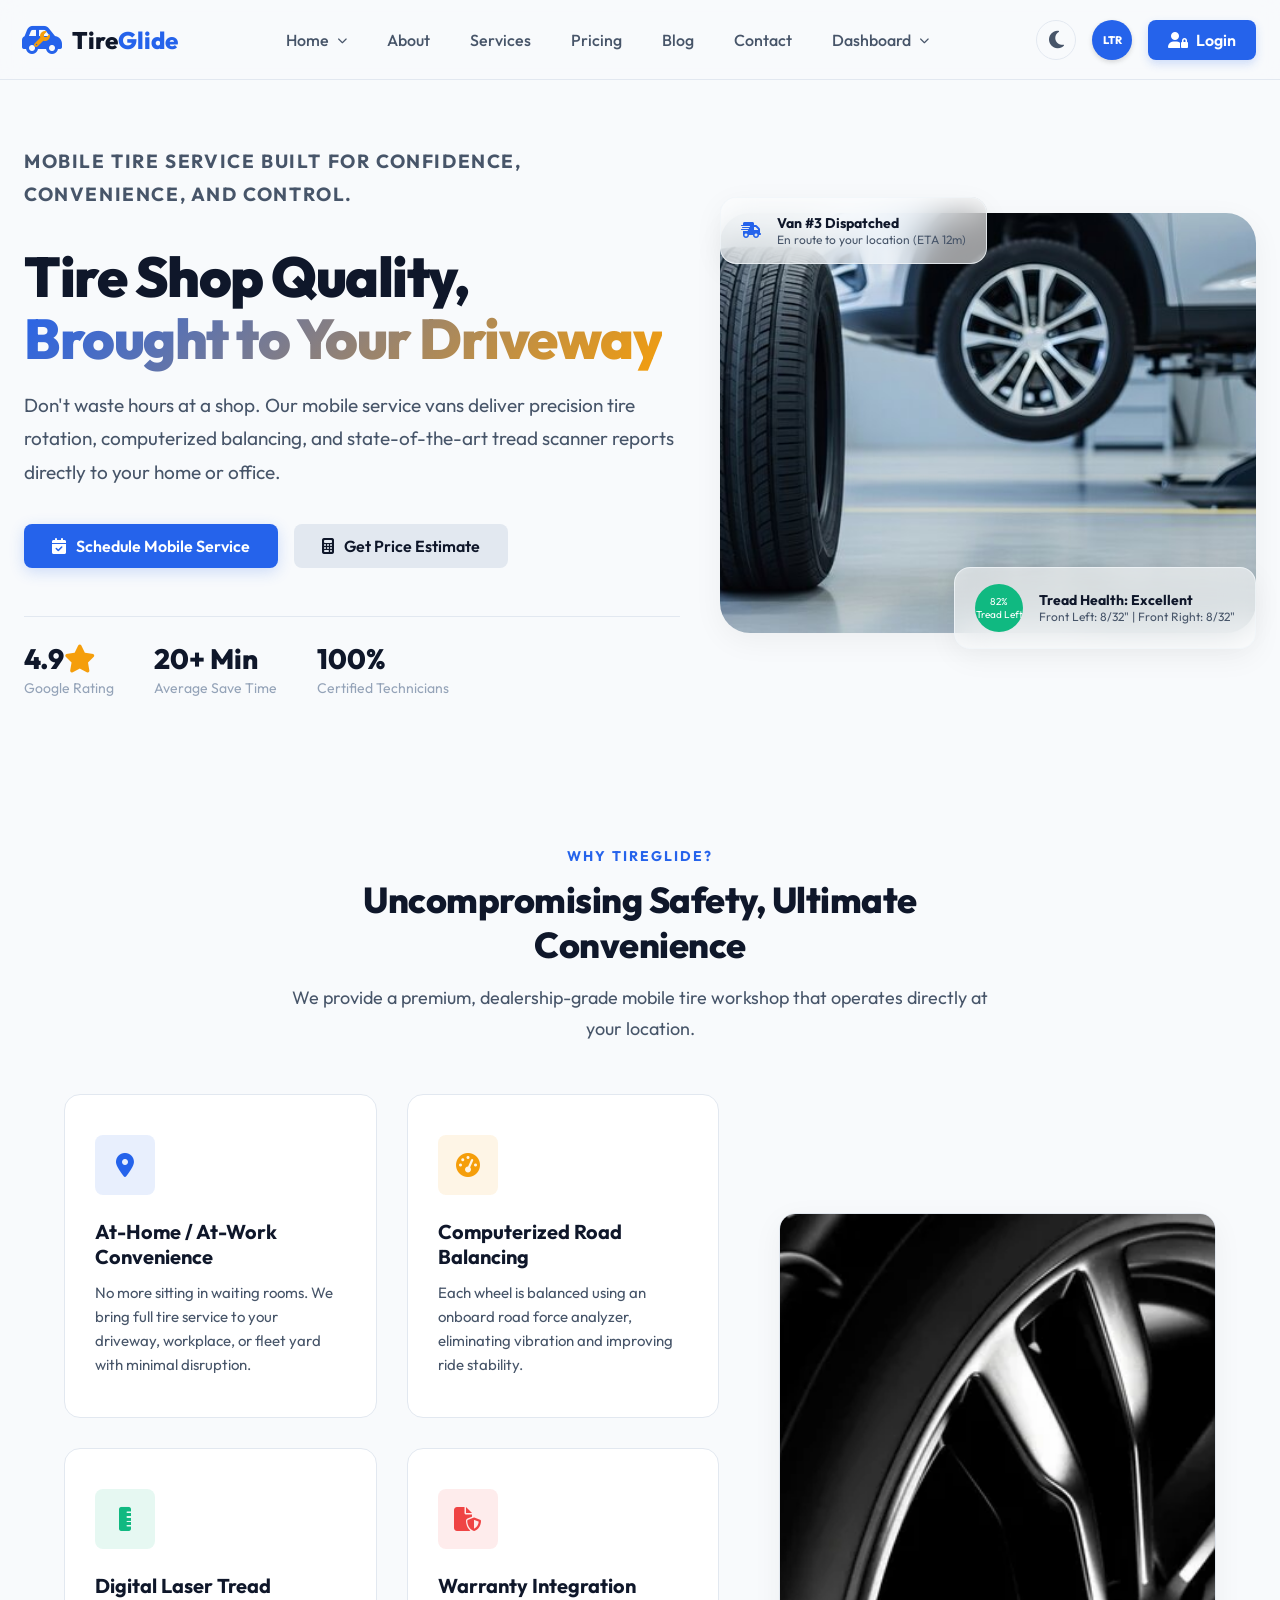
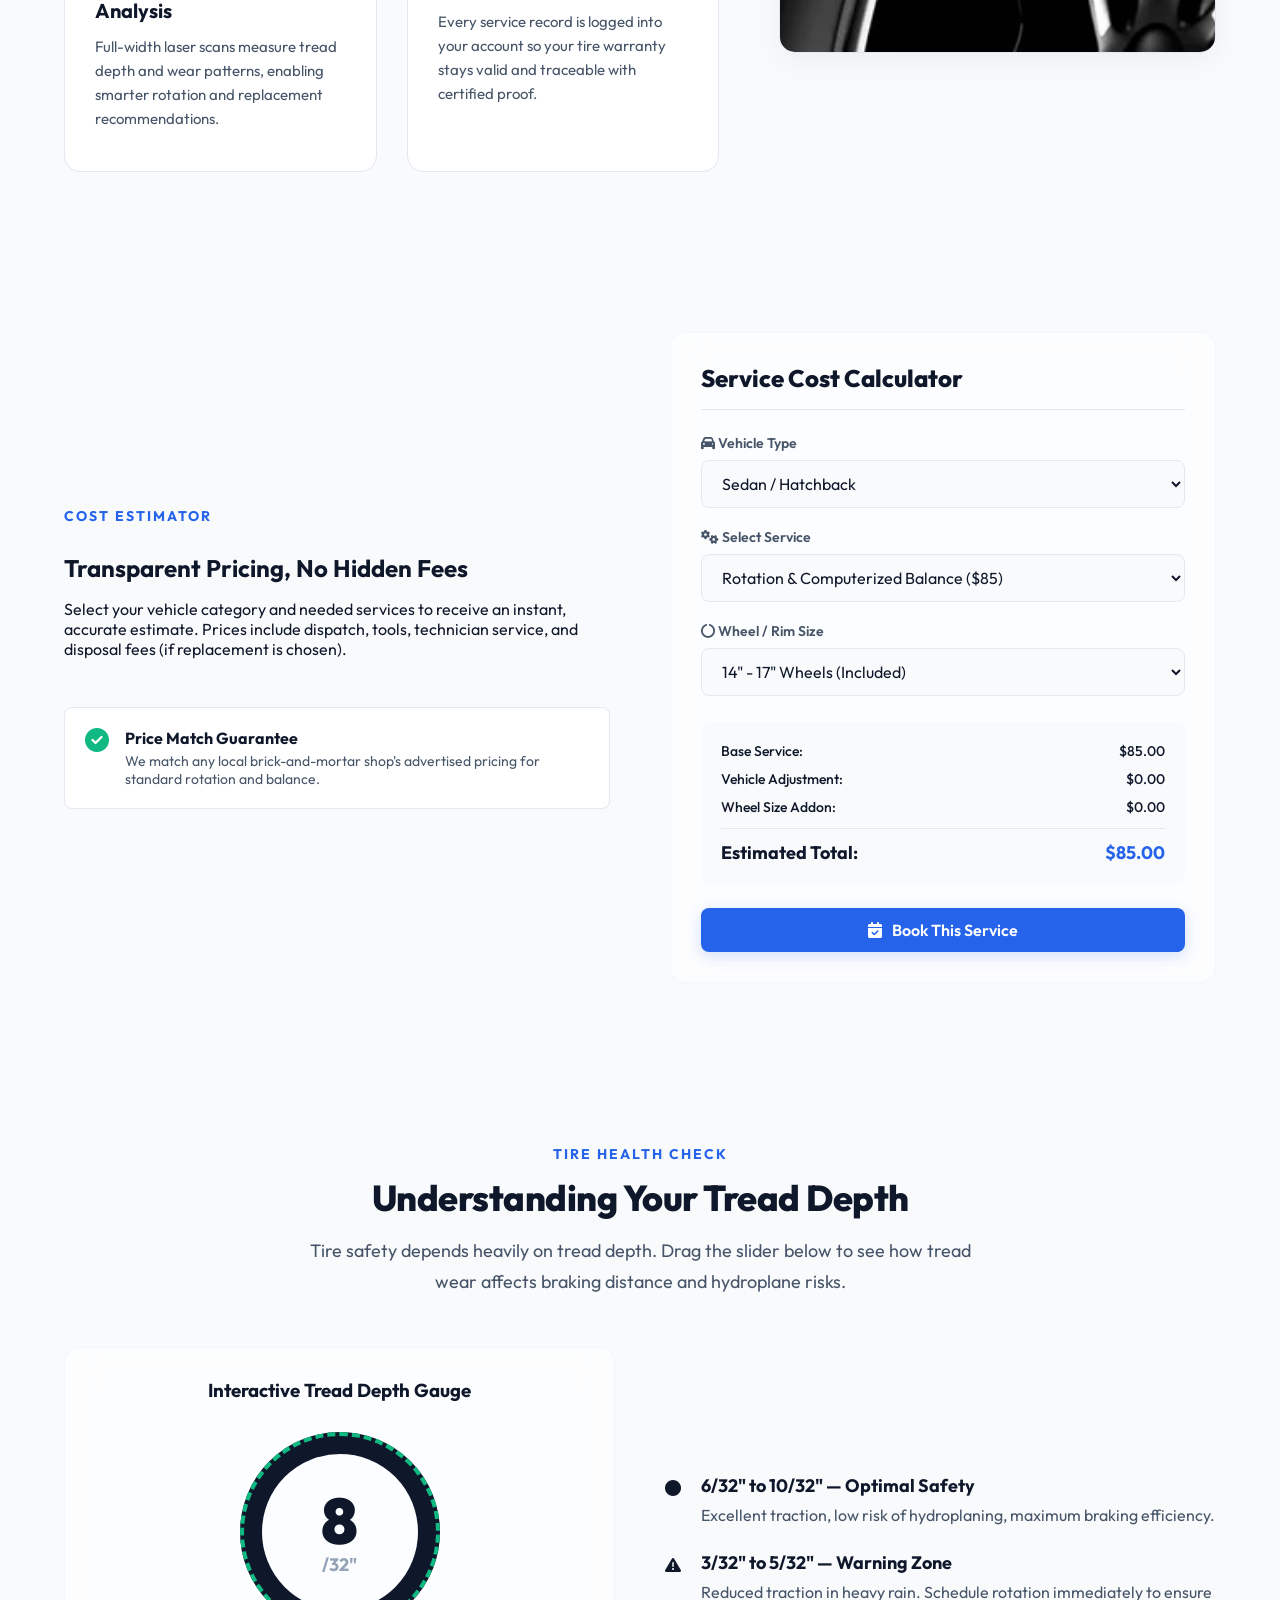
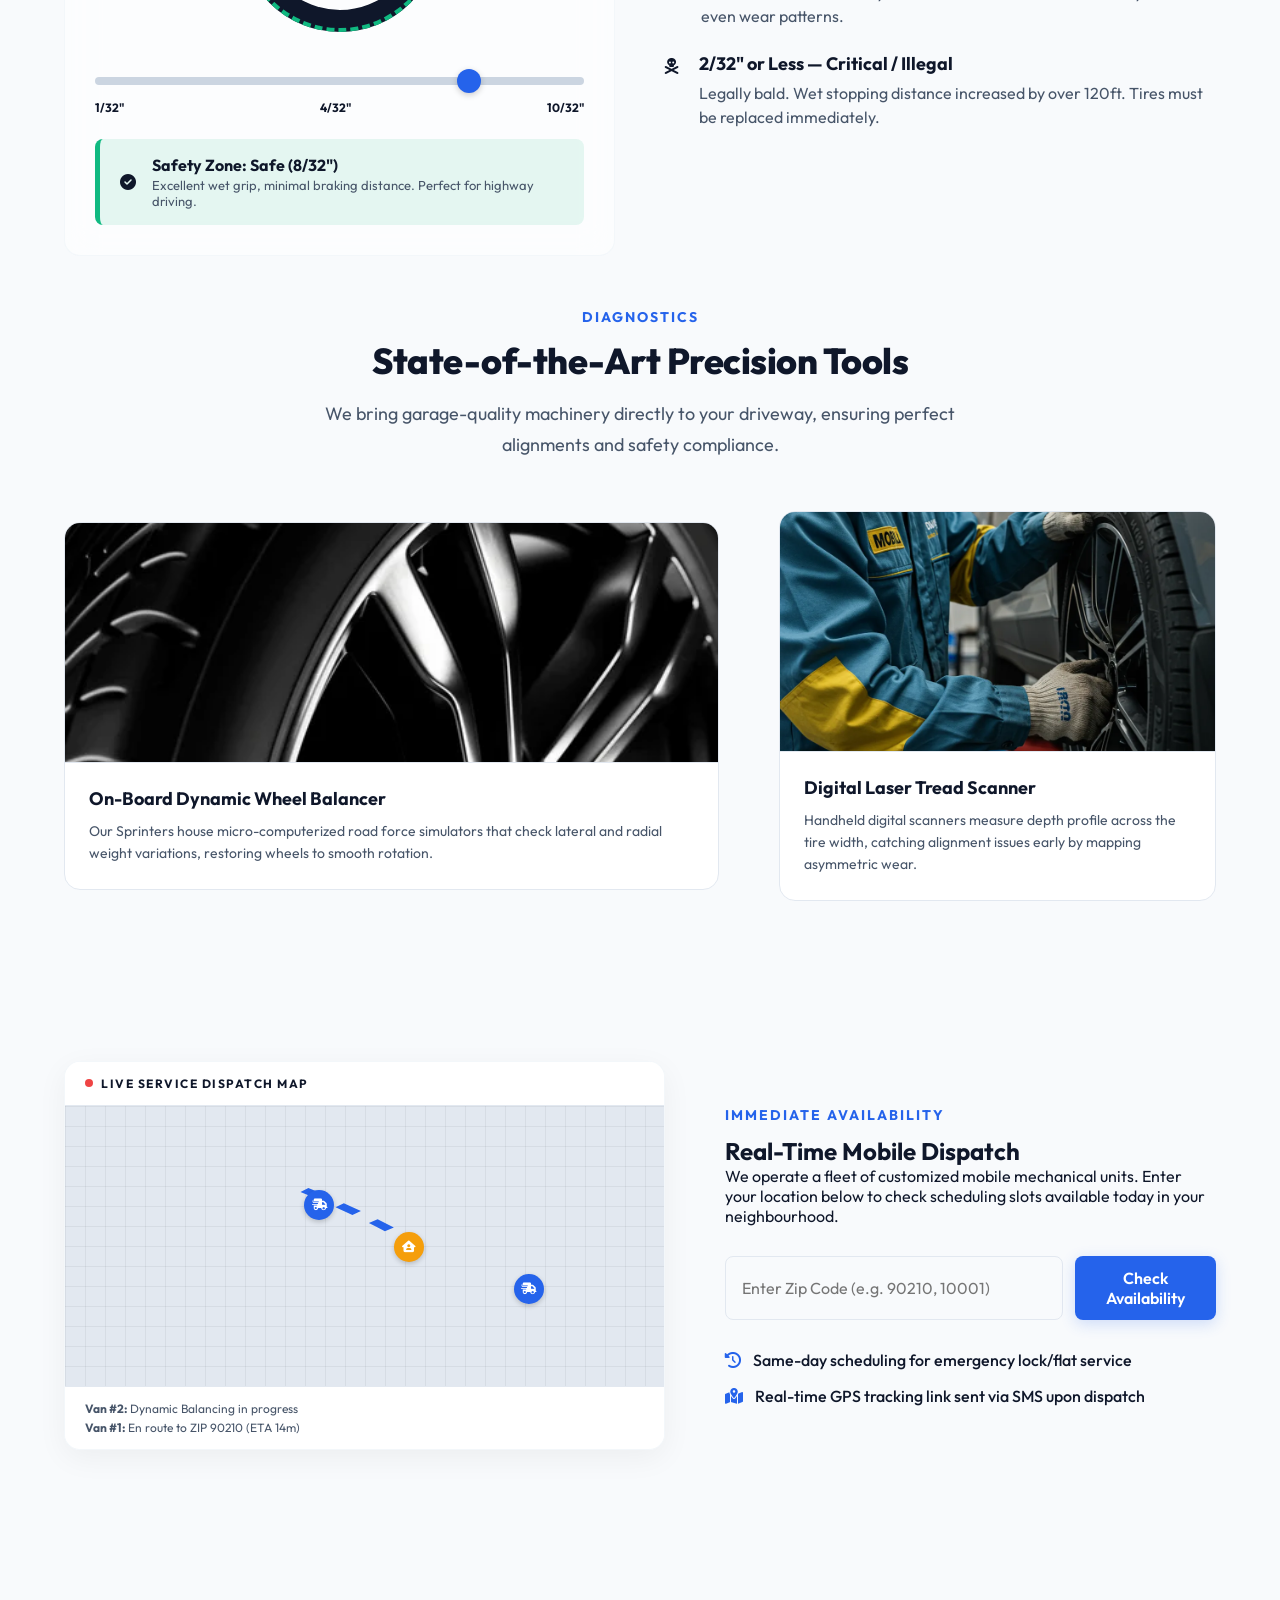
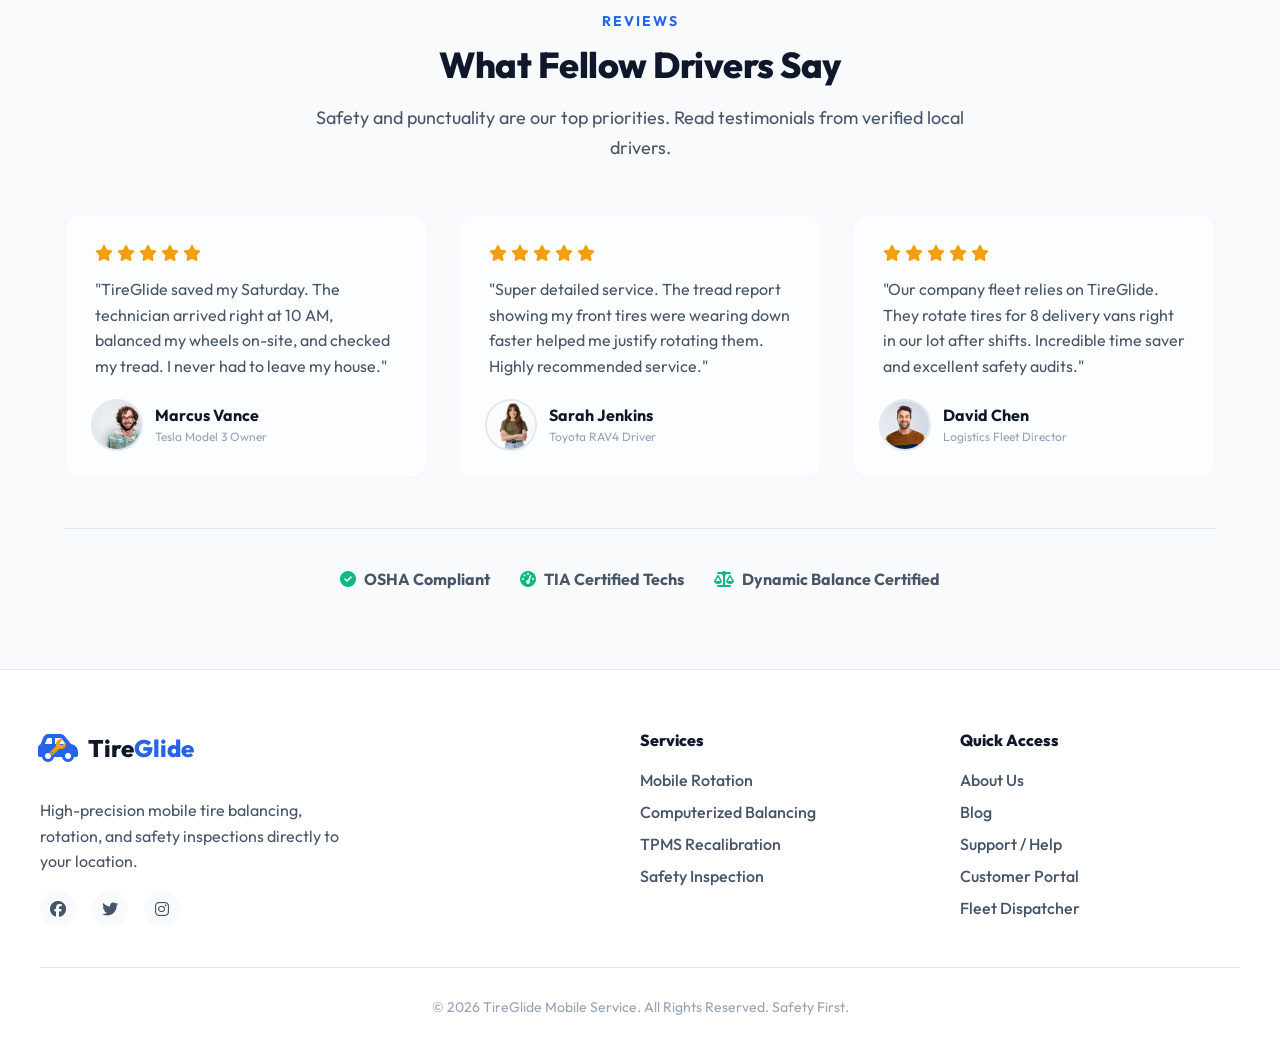
<file: index.html>
<!DOCTYPE html>
<html lang="en" dir="ltr">
<head>
    <meta charset="UTF-8">
    <meta name="viewport" content="width=device-width, initial-scale=1.0">
    <title>TireGlide | Mobile Tire Rotation, Balancing & Safety Service</title>
    <!-- Branded Favicon -->
    <link rel="icon" type="image/svg+xml" href="data:image/svg+xml,<svg xmlns='http://www.w3.org/2000/svg' viewBox='0 0 100 100'><rect width='100' height='100' rx='20' fill='%230b0f19'/><circle cx='50' cy='50' r='25' fill='none' stroke='%232563eb' stroke-width='8'/><circle cx='50' cy='50' r='10' fill='%23f59e0b'/></svg>">
    <!-- Meta Description for SEO -->
    <meta name="description" content="Schedule mobile tire rotation, computerized balancing, and safety inspections directly to your driveway. Track service vehicles, review tread depth reports, and manage your vehicle maintenance.">
    <!-- Google Fonts: Outfit for sleek typography -->
    <link rel="preconnect" href="https://fonts.googleapis.com">
    <link rel="preconnect" href="https://fonts.gstatic.com" crossorigin>
    <link href="https://fonts.googleapis.com/css2?family=Outfit:wght@300;400;500;600;700;800&display=swap" rel="stylesheet">
    <!-- FontAwesome for icons -->
    <link rel="stylesheet" href="https://cdnjs.cloudflare.com/ajax/libs/font-awesome/6.4.0/css/all.min.css">
    <!-- Stylesheet Link -->
    <link rel="stylesheet" href="styles.css">
</head>
<body class="light-theme">
    <!-- Top Progress Bar for View Transitions -->
    <div id="transition-bar" class="transition-bar"></div>

    <!-- MAIN HEADER -->
    <header class="main-header">
        <div class="header-container">
            <!-- Left: Logo -->
            <a href="#" class="logo-container" id="logo-btn" aria-label="TireGlide Home">
                <div class="logo-icon-wrapper">
                    <i class="fa-solid fa-car-side logo-icon"></i>
                    <i class="fa-solid fa-wrench spinning-gear"></i>
                </div>
                <span class="logo-text">Tire<span class="highlight">Glide</span></span>
            </a>

            <!-- Mobile Hamburger Menu Button -->
            <button class="mobile-nav-toggle" id="mobile-nav-toggle" aria-label="Toggle Navigation Menu">
                <i class="fa-solid fa-bars"></i>
            </button>

            <!-- Center: Options Dropdowns & Links -->
            <nav class="center-nav" id="main-nav">
                <ul class="nav-list">
                    <!-- Home Dropdown -->
                    <li class="nav-item has-dropdown">
                        <a href="#" class="nav-link dropdown-toggle" id="home-dropdown-btn">
                            <span data-i18n="nav.home">Home</span> <i class="fa-solid fa-chevron-down arrow-icon"></i>
                        </a>
                        <ul class="dropdown-menu">
                            <li><a href="#" class="dropdown-item active-view-trigger" data-target="home1-view" data-i18n="nav.home1">Home 1</a></li>
                            <li><a href="#" class="dropdown-item active-view-trigger" data-target="home2-view" data-i18n="nav.home2">Home 2</a></li>
                        </ul>
                    </li>
                    <!-- About -->
                    <li class="nav-item">
                        <a href="#" class="nav-link active-view-trigger" data-target="about-view">
                            <span data-i18n="nav.about">About</span>
                        </a>
                    </li>
                    <!-- Services -->
                    <li class="nav-item">
                        <a href="#" class="nav-link active-view-trigger" data-target="services-view">
                            <span data-i18n="nav.services">Services</span>
                        </a>
                    </li>
                    <!-- Pricing -->
                    <li class="nav-item">
                        <a href="#" class="nav-link active-view-trigger" data-target="pricing-view">
                            <span>Pricing</span>
                        </a>
                    </li>
                    <!-- Blog -->
                    <li class="nav-item">
                        <a href="#" class="nav-link active-view-trigger" data-target="blog-view">
                            <span>Blog</span>
                        </a>
                    </li>
                    <!-- Contact -->
                    <li class="nav-item">
                        <a href="#" class="nav-link active-view-trigger" data-target="contact-view">
                            <span data-i18n="nav.contact">Contact</span>
                        </a>
                    </li>
                    <!-- Dashboard Dropdown -->
                    <li class="nav-item has-dropdown">
                        <a href="#" class="nav-link dropdown-toggle" id="dashboard-dropdown-btn">
                            <span data-i18n="nav.dashboard">Dashboard</span> <i class="fa-solid fa-chevron-down arrow-icon"></i>
                        </a>
                        <ul class="dropdown-menu">
                            <li><a href="#" class="dropdown-item active-view-trigger" data-target="user-dashboard-view" data-i18n="nav.user-dashboard">User Dashboard</a></li>
                            <li><a href="#" class="dropdown-item active-view-trigger" data-target="admin-dashboard-view" data-i18n="nav.admin-dashboard">Admin Dashboard</a></li>
                        </ul>
                    </li>
                    <!-- Mobile-only Controls -->
                    <li class="nav-item mobile-only-controls">
                        <div class="mobile-controls-row">
                            <!-- Theme Toggle Button -->
                            <button class="theme-toggle" id="mobile-theme-toggle-btn" aria-label="Toggle Light/Dark Theme">
                                <i class="fa-solid fa-moon moon-icon"></i>
                                <i class="fa-solid fa-sun sun-icon"></i>
                            </button>
                            <!-- LTR/RTL Toggle -->
                            <button class="dir-toggle-container" id="mobile-dir-toggle-btn" aria-label="Toggle Layout Direction">
                                LTR
                            </button>
                            <!-- Login Button -->
                            <a href="login.html" class="login-btn mobile-login-btn" id="mobile-login-modal-btn" style="text-decoration: none; display: inline-flex; align-items: center; gap: 8px;">
                                <i class="fa-solid fa-user-lock"></i> <span data-i18n="header.login">Login</span>
                            </a>
                            <!-- Logged In User Indicator (Hidden by default) -->
                            <div class="user-profile-indicator hidden" id="mobile-user-indicator">
                                <div class="avatar-circle">
                                    <span id="mobile-user-initials">JD</span>
                                </div>
                            </div>
                        </div>
                    </li>
                </ul>
            </nav>

            <!-- Right: Dark Mode Toggle, LTR/RTL Toggle, Login -->
            <div class="header-controls">
                <!-- Theme Toggle Button -->
                <button class="theme-toggle" id="theme-toggle-btn" aria-label="Toggle Light/Dark Theme">
                    <i class="fa-solid fa-moon moon-icon"></i>
                    <i class="fa-solid fa-sun sun-icon"></i>
                </button>

                <!-- LTR/RTL Toggle -->
                <button class="dir-toggle-container" id="dir-toggle-btn" aria-label="Toggle Layout Direction">
                    LTR
                </button>

                <!-- Login Button -->
                <a href="login.html" class="login-btn" id="login-modal-btn" style="text-decoration: none; display: inline-flex; align-items: center; gap: 8px;">
                    <i class="fa-solid fa-user-lock"></i> <span data-i18n="header.login">Login</span>
                </a>

                <!-- Logged In User Indicator (Hidden by default) -->
                <div class="user-profile-indicator hidden" id="user-indicator">
                    <div class="avatar-circle">
                        <span id="user-initials">JD</span>
                    </div>
                    <button class="logout-btn-header" id="logout-btn" title="Logout">
                        <i class="fa-solid fa-sign-out-alt"></i>
                    </button>
                </div>
            </div>
        </div>
    </header>

    <!-- MAIN APP CONTENT -->
    <main class="main-content">

        <!-- ==================== VIEW 1: HOME 1 (DEFAULT) ==================== -->
        <section id="home1-view" class="app-view active">
            <!-- Hero Section -->
            <div class="hero-section hero-home1">
                <div class="hero-content">
                    <p class="hero-pretitle">Mobile tire service built for confidence, convenience, and control.</p>
                    <h1 data-i18n="home1.title">Tire Shop Quality, <br><span class="gradient-text">Brought to Your Driveway</span></h1>
                    <p data-i18n="home1.subtitle">Don't waste hours at a shop. Our mobile service vans deliver precision tire rotation, computerized balancing, and state-of-the-art tread scanner reports directly to your home or office.</p>
                    <div class="hero-buttons">
                        <button class="btn btn-primary active-view-trigger" data-target="user-dashboard-view">
                            <i class="fa-solid fa-calendar-check"></i> <span data-i18n="home1.cta-schedule">Schedule Mobile Service</span>
                        </button>
                        <a href="#home1-estimator" class="btn btn-secondary">
                            <i class="fa-solid fa-calculator"></i> <span data-i18n="home1.cta-estimate">Get Price Estimate</span>
                        </a>
                    </div>
                    <div class="hero-stats">
                        <div class="stat-item">
                            <h3>4.9<i class="fa-solid fa-star text-amber"></i></h3>
                            <p data-i18n="home1.stat1">Google Rating</p>
                        </div>
                        <div class="stat-item">
                            <h3>20+ Min</h3>
                            <p data-i18n="home1.stat2">Average Save Time</p>
                        </div>
                        <div class="stat-item">
                            <h3>100%</h3>
                            <p data-i18n="home1.stat3">Certified Technicians</p>
                        </div>
                    </div>
                </div>
                <div class="hero-graphic">
                    <img class="hero-feature-image" src="m1.jpg" alt="TireGlide mobile service van arriving at a customer driveway">
                    <div class="floating-card glass card-top">
                        <i class="fa-solid fa-truck-fast text-blue"></i>
                        <div>
                            <h4>Van #3 Dispatched</h4>
                            <p>En route to your location (ETA 12m)</p>
                        </div>
                    </div>
                    <div class="floating-card glass card-bottom">
                        <div class="tread-indicator-mini green">
                            <div class="tread-percent">82%</div>
                            <span>Tread Left</span>
                        </div>
                        <div>
                            <h4>Tread Health: Excellent</h4>
                            <p>Front Left: 8/32" | Front Right: 8/32"</p>
                        </div>
                    </div>
                </div>
            </div>

            <!-- Section 2: Core Features (Grid & Image) -->
            <section class="section features-section">
                <div class="section-header">
                    <span class="sub-title">Why TireGlide?</span>
                    <h2>Uncompromising Safety, Ultimate Convenience</h2>
                    <p>We provide a premium, dealership-grade mobile tire workshop that operates directly at your location.</p>
                </div>
                <div class="grid-2col features-layout-wrapper">
                    <div class="features-grid">
                        <div class="feature-card">
                            <div class="icon-box blue">
                                <i class="fa-solid fa-location-dot"></i>
                            </div>
                            <h3>At-Home / At-Work Convenience</h3>
                            <p>No more sitting in waiting rooms. We bring full tire service to your driveway, workplace, or fleet yard with minimal disruption.</p>
                        </div>
                        <div class="feature-card">
                            <div class="icon-box amber">
                                <i class="fa-solid fa-gauge-high"></i>
                            </div>
                            <h3>Computerized Road Balancing</h3>
                            <p>Each wheel is balanced using an onboard road force analyzer, eliminating vibration and improving ride stability.</p>
                        </div>
                        <div class="feature-card">
                            <div class="icon-box green">
                                <i class="fa-solid fa-ruler-vertical"></i>
                            </div>
                            <h3>Digital Laser Tread Analysis</h3>
                            <p>Full-width laser scans measure tread depth and wear patterns, enabling smarter rotation and replacement recommendations.</p>
                        </div>
                        <div class="feature-card">
                            <div class="icon-box red">
                                <i class="fa-solid fa-file-shield"></i>
                            </div>
                            <h3>Warranty Integration</h3>
                            <p>Every service record is logged into your account so your tire warranty stays valid and traceable with certified proof.</p>
                        </div>
                    </div>
                    <div class="features-featured-image-holder">
                        <img class="section-featured-image" src="m12.webp" alt="On-board dynamic wheel balancer in the TireGlide mobile lab">
                    </div>
                </div>
            </section>

            <!-- Section 3: Interactive Price Estimator -->
            <section class="section estimator-section" id="home1-estimator">
                <div class="estimator-container">
                    <div class="estimator-info">
                        <span class="sub-title">Cost Estimator</span>
                        <h2>Transparent Pricing, No Hidden Fees</h2>
                        <p>Select your vehicle category and needed services to receive an instant, accurate estimate. Prices include dispatch, tools, technician service, and disposal fees (if replacement is chosen).</p>
                        <div class="guarantee-box">
                            <i class="fa-solid fa-circle-check text-green"></i>
                            <div>
                                <h4>Price Match Guarantee</h4>
                                <p>We match any local brick-and-mortar shop's advertised pricing for standard rotation and balance.</p>
                            </div>
                        </div>
                    </div>
                    <div class="estimator-card glass">
                        <h3>Service Cost Calculator</h3>
                        <div class="form-group">
                            <label for="est-vehicle"><i class="fa-solid fa-car"></i> Vehicle Type</label>
                            <select id="est-vehicle" class="form-select">
                                <option value="sedan" data-multiplier="1.0">Sedan / Hatchback</option>
                                <option value="suv" data-multiplier="1.15">SUV / Crossover (+15%)</option>
                                <option value="truck" data-multiplier="1.3">Light Truck / Van (+30%)</option>
                            </select>
                        </div>
                        <div class="form-group">
                            <label for="est-service"><i class="fa-solid fa-gears"></i> Select Service</label>
                            <select id="est-service" class="form-select">
                                <option value="rotation" data-price="45">Standard Tire Rotation ($45)</option>
                                <option value="balancing" data-price="60">On-Site Dynamic Wheel Balancing ($60)</option>
                                <option value="rot_bal" data-price="85" selected>Rotation & Computerized Balance ($85)</option>
                                <option value="seasonal" data-price="120">Seasonal Wheel Swap ($120)</option>
                            </select>
                        </div>
                        <div class="form-group">
                            <label for="est-wheel-size"><i class="fa-solid fa-circle-notch"></i> Wheel / Rim Size</label>
                            <select id="est-wheel-size" class="form-select">
                                <option value="small" data-addon="0">14" - 17" Wheels (Included)</option>
                                <option value="medium" data-addon="15">18" - 20" Wheels (+$15)</option>
                                <option value="large" data-addon="30">21"+ Specialty Wheels (+$30)</option>
                            </select>
                        </div>
                        
                        <div class="price-breakdown">
                            <div class="price-row">
                                <span>Base Service:</span>
                                <span id="est-base-price">$85.00</span>
                            </div>
                            <div class="price-row">
                                <span>Vehicle Adjustment:</span>
                                <span id="est-vehicle-adjust">$0.00</span>
                            </div>
                            <div class="price-row">
                                <span>Wheel Size Addon:</span>
                                <span id="est-addon-price">$0.00</span>
                            </div>
                            <div class="price-divider"></div>
                            <div class="price-row total-row">
                                <span>Estimated Total:</span>
                                <span id="est-total-price" class="text-blue">$85.00</span>
                            </div>
                        </div>

                        <button class="btn btn-primary btn-block active-view-trigger" data-target="user-dashboard-view">
                            <i class="fa-solid fa-calendar-check"></i> Book This Service
                        </button>
                    </div>
                </div>
            </section>

            <!-- Section 4: Tread Depth Scanner Info (Visual Gauge) -->
            <section class="section tread-scanner-section">
                <div class="section-header">
                    <span class="sub-title">Tire Health Check</span>
                    <h2>Understanding Your Tread Depth</h2>
                    <p>Tire safety depends heavily on tread depth. Drag the slider below to see how tread wear affects braking distance and hydroplane risks.</p>
                </div>
                <div class="tread-interactive-container">
                    <div class="tread-gauge-card glass">
                        <h3>Interactive Tread Depth Gauge</h3>
                        <!-- Simulated Tire Profile Visual -->
                        <div class="tread-visualizer">
                            <div class="tire-outer-ring">
                                <div class="tire-tread-ridges" id="tread-ridges-bar"></div>
                            </div>
                            <!-- Center depth indicator -->
                            <div class="depth-readout">
                                <div class="depth-num" id="depth-readout-num">8</div>
                                <div class="depth-unit">/32"</div>
                            </div>
                        </div>

                        <!-- Gauge Slider -->
                        <div class="slider-container">
                            <input type="range" min="1" max="10" value="8" class="tread-slider" id="tread-depth-slider">
                            <div class="slider-labels">
                                <span class="red-text">1/32"</span>
                                <span class="amber-text">4/32"</span>
                                <span class="green-text">10/32"</span>
                            </div>
                        </div>
                        
                        <!-- Status Alert Display -->
                        <div class="tread-status-banner green-bg" id="tread-status-card">
                            <i class="fa-solid fa-circle-check status-icon" id="tread-status-icon"></i>
                            <div>
                                <h4 id="tread-status-title">Safety Zone: Safe (8/32")</h4>
                                <p id="tread-status-desc">Excellent wet grip, minimal braking distance. Perfect for highway driving.</p>
                            </div>
                        </div>
                    </div>

                    <div class="tread-info-cards">
                        <div class="info-card-item">
                            <div class="bullet green"><i class="fa-solid fa-circle"></i></div>
                            <div>
                                <h4>6/32" to 10/32" — Optimal Safety</h4>
                                <p>Excellent traction, low risk of hydroplaning, maximum braking efficiency.</p>
                            </div>
                        </div>
                        <div class="info-card-item">
                            <div class="bullet amber"><i class="fa-solid fa-triangle-exclamation"></i></div>
                            <div>
                                <h4>3/32" to 5/32" — Warning Zone</h4>
                                <p>Reduced traction in heavy rain. Schedule rotation immediately to ensure even wear patterns.</p>
                            </div>
                        </div>
                        <div class="info-card-item">
                            <div class="bullet red"><i class="fa-solid fa-skull-crossbones"></i></div>
                            <div>
                                <h4>2/32" or Less — Critical / Illegal</h4>
                                <p>Legally bald. Wet stopping distance increased by over 120ft. Tires must be replaced immediately.</p>
                            </div>
                        </div>
                    </div>
                </div>

                <!-- Side-by-side Image showcase of tools -->
                <div class="tread-tools-showcase" style="margin-top: 50px;">
                    <div class="section-header">
                        <span class="sub-title">Diagnostics</span>
                        <h2>State-of-the-Art Precision Tools</h2>
                        <p>We bring garage-quality machinery directly to your driveway, ensuring perfect alignments and safety compliance.</p>
                    </div>
                    <div class="grid-2col">
                        <div class="tool-showcase-card glass">
                            <img src="m12.webp" alt="On-Board Dynamic Wheel Balancer" style="width: 100%; height: 240px; object-fit: cover; border-bottom: 1px solid var(--border-color); display: block;">
                            <div class="card-text-pad">
                                <h4>On-Board Dynamic Wheel Balancer</h4>
                                <p>Our Sprinters house micro-computerized road force simulators that check lateral and radial weight variations, restoring wheels to smooth rotation.</p>
                            </div>
                        </div>
                        <div class="tool-showcase-card glass">
                            <img src="m13.webp" alt="Digital Laser Tread Scanner" style="width: 100%; height: 240px; object-fit: cover; border-bottom: 1px solid var(--border-color); display: block;">
                            <div class="card-text-pad">
                                <h4>Digital Laser Tread Scanner</h4>
                                <p>Handheld digital scanners measure depth profile across the tire width, catching alignment issues early by mapping asymmetric wear.</p>
                            </div>
                        </div>
                    </div>
                </div>
            </section>

            <!-- Section 5: Service Coverage Checker & Live Tracker Promo -->
            <section class="section coverage-section">
                <div class="coverage-grid">
                    <div class="coverage-graphic">
                        <!-- Simulated Service Van Tracking Dashboard Screen -->
                        <div class="dispatch-display glass">
                            <div class="dispatch-header">
                                <div class="dispatch-dot pulse"></div>
                                <span>LIVE SERVICE DISPATCH MAP</span>
                            </div>
                            <div class="dispatch-map-mock">
                                <div class="grid-overlay"></div>
                                <!-- Mock Map Pins -->
                                <div class="map-pin pin-van" style="top: 30%; left: 40%;" title="Service Van 1">
                                    <i class="fa-solid fa-truck-fast"></i>
                                </div>
                                <div class="map-pin pin-van" style="top: 60%; left: 75%;" title="Service Van 2">
                                    <i class="fa-solid fa-truck-fast"></i>
                                </div>
                                <div class="map-pin pin-customer" style="top: 45%; left: 55%;">
                                    <i class="fa-solid fa-house-user"></i>
                                </div>
                                <svg class="routing-line" viewBox="0 0 100 100" preserveAspectRatio="none">
                                    <path d="M 40,30 Q 48,37 55,45" stroke="#2563eb" stroke-width="2" stroke-dasharray="4" fill="none" class="dash-path"/>
                                </svg>
                            </div>
                            <div class="dispatch-footer">
                                <div><strong>Van #2:</strong> Dynamic Balancing in progress</div>
                                <div><strong>Van #1:</strong> En route to ZIP 90210 (ETA 14m)</div>
                            </div>
                        </div>
                    </div>
                    <div class="coverage-info">
                        <span class="sub-title">Immediate Availability</span>
                        <h2>Real-Time Mobile Dispatch</h2>
                        <p>We operate a fleet of customized mobile mechanical units. Enter your location below to check scheduling slots available today in your neighbourhood.</p>
                        
                        <!-- Zipcode Checker Widget -->
                        <div class="zip-checker-container">
                            <input type="text" id="zip-code-input" class="form-input" placeholder="Enter Zip Code (e.g. 90210, 10001)" maxlength="5">
                            <button class="btn btn-primary" id="zip-check-btn">Check Availability</button>
                        </div>
                        <div id="zip-feedback" class="zip-feedback-msg hidden"></div>

                        <div class="coverage-list-bullets">
                            <div class="bullet-item">
                                <i class="fa-solid fa-clock-rotate-left text-blue"></i>
                                <span>Same-day scheduling for emergency lock/flat service</span>
                            </div>
                            <div class="bullet-item">
                                <i class="fa-solid fa-map-location-dot text-blue"></i>
                                <span>Real-time GPS tracking link sent via SMS upon dispatch</span>
                            </div>
                        </div>
                    </div>
                </div>
            </section>

            <!-- Section 6: Testimonials & Safety Badges -->
            <section class="section testimonials-section">
                <div class="section-header">
                    <span class="sub-title">Reviews</span>
                    <h2>What Fellow Drivers Say</h2>
                    <p>Safety and punctuality are our top priorities. Read testimonials from verified local drivers.</p>
                </div>
                <div class="testimonials-grid">
                    <div class="testimonial-card glass">
                        <div class="stars-row">
                            <i class="fa-solid fa-star"></i><i class="fa-solid fa-star"></i><i class="fa-solid fa-star"></i><i class="fa-solid fa-star"></i><i class="fa-solid fa-star"></i>
                        </div>
                        <p>"TireGlide saved my Saturday. The technician arrived right at 10 AM, balanced my wheels on-site, and checked my tread. I never had to leave my house."</p>
                        <div class="author-info">
                            <div class="author-avatar"><img src="male1.avif" alt="Marcus Vance"></div>
                            <div>
                                <h4>Marcus Vance</h4>
                                <span>Tesla Model 3 Owner</span>
                            </div>
                        </div>
                    </div>
                    <div class="testimonial-card glass">
                        <div class="stars-row">
                            <i class="fa-solid fa-star"></i><i class="fa-solid fa-star"></i><i class="fa-solid fa-star"></i><i class="fa-solid fa-star"></i><i class="fa-solid fa-star"></i>
                        </div>
                        <p>"Super detailed service. The tread report showing my front tires were wearing down faster helped me justify rotating them. Highly recommended service."</p>
                        <div class="author-info">
                            <div class="author-avatar"><img src="f1.avif" alt="Sarah Jenkins"></div>
                            <div>
                                <h4>Sarah Jenkins</h4>
                                <span>Toyota RAV4 Driver</span>
                            </div>
                        </div>
                    </div>
                    <div class="testimonial-card glass">
                        <div class="stars-row">
                            <i class="fa-solid fa-star"></i><i class="fa-solid fa-star"></i><i class="fa-solid fa-star"></i><i class="fa-solid fa-star"></i><i class="fa-solid fa-star"></i>
                        </div>
                        <p>"Our company fleet relies on TireGlide. They rotate tires for 8 delivery vans right in our lot after shifts. Incredible time saver and excellent safety audits."</p>
                        <div class="author-info">
                            <div class="author-avatar"><img src="male2.avif" alt="David Chen"></div>
                            <div>
                                <h4>David Chen</h4>
                                <span>Logistics Fleet Director</span>
                            </div>
                        </div>
                    </div>
                </div>
                <div class="safety-certifications-row">
                    <div class="cert-item"><i class="fa-solid fa-circle-check"></i> OSHA Compliant</div>
                    <div class="cert-item"><i class="fa-solid fa-gauge-high"></i> TIA Certified Techs</div>
                    <div class="cert-item"><i class="fa-solid fa-scale-balanced"></i> Dynamic Balance Certified</div>
                </div>
            </section>

            <!-- Home 1 Footer -->
            <footer class="footer-section">
                <div class="footer-grid">
                    <div class="footer-brand">
                        <div class="logo-container" style="margin-bottom: 16px;">
                            <div class="logo-icon-wrapper">
                                <i class="fa-solid fa-car-side logo-icon"></i>
                                <i class="fa-solid fa-wrench spinning-gear"></i>
                            </div>
                            <span class="logo-text">Tire<span class="highlight">Glide</span></span>
                        </div>
                        <p>High-precision mobile tire balancing, rotation, and safety inspections directly to your location.</p>
                        <div class="social-icons">
                            <a href="#" aria-label="Facebook"><i class="fa-brands fa-facebook"></i></a>
                            <a href="#" aria-label="Twitter"><i class="fa-brands fa-twitter"></i></a>
                            <a href="#" aria-label="Instagram"><i class="fa-brands fa-instagram"></i></a>
                        </div>
                    </div>
                    <div class="footer-links">
                        <h4>Services</h4>
                        <ul>
                            <li><a href="#" class="active-view-trigger" data-target="services-view">Mobile Rotation</a></li>
                            <li><a href="#" class="active-view-trigger" data-target="services-view">Computerized Balancing</a></li>
                            <li><a href="#" class="active-view-trigger" data-target="services-view">TPMS Recalibration</a></li>
                            <li><a href="#" class="active-view-trigger" data-target="services-view">Safety Inspection</a></li>
                        </ul>
                    </div>
                    <div class="footer-links">
                        <h4>Quick Access</h4>
                        <ul>
                            <li><a href="#" class="active-view-trigger" data-target="about-view">About Us</a></li>
                            <li><a href="#" class="active-view-trigger" data-target="blog-view">Blog</a></li>
                            <li><a href="#" class="active-view-trigger" data-target="contact-view">Support / Help</a></li>
                            <li><a href="#" class="active-view-trigger" data-target="user-dashboard-view">Customer Portal</a></li>
                            <li><a href="#" class="active-view-trigger" data-target="admin-dashboard-view">Fleet Dispatcher</a></li>
                        </ul>
                    </div>
                </div>
                <div class="footer-bottom">
                    <p>&copy; 2026 TireGlide Mobile Service. All Rights Reserved. Safety First.</p>
                </div>
            </footer>
        </section>


        <!-- ==================== VIEW 2: HOME 2 (CREATIVE) ==================== -->
        <section id="home2-view" class="app-view">
            <!-- Alternative Hero -->
            <section class="section hero-section hero-home2">
                <div class="hero-content">
                    <div class="creative-tag">PREMIUM MOBILE LABS</div>
                    <h1 class="headline-large">We Bring the <br><span class="accent-glow">Tire Shop</span> To You</h1>
                    <p>Experience the future of car maintenance. A fully equipped tire rotation, road force balancing, and digital analysis lab that comes right to your driveway.</p>
                    <div class="cta-group-h2">
                        <button class="btn btn-primary active-view-trigger" data-target="user-dashboard-view">
                            <i class="fa-solid fa-calendar-days"></i> Schedule Appointment
                        </button>
                    </div>
                </div>
                <div class="hero-layout-grid">
                    <div class="grid-card-h2 glass">
                        <div class="metric">350k+</div>
                        <p>Miles Serviced</p>
                    </div>
                    <div class="grid-card-h2 glass">
                        <div class="metric"><i class="fa-solid fa-bolt"></i> 45m</div>
                        <p>Standard Service Duration</p>
                    </div>
                    <div class="grid-card-h2 highlight-card">
                        <h4>State-of-the-Art Vans</h4>
                        <p>Equipped with Italian Corghi balancing systems.</p>
                    </div>
                </div>
            </section>

            <!-- H2-Section 2: Interactive Timeline (How It Works) -->
            <section class="section timeline-section">
                <div class="section-header">
                    <span class="sub-title">Smooth Process</span>
                    <h2>How It Works in 4 Steps</h2>
                    <p>Select timeline nodes to see how we deliver high-precision tire services at your doorstep.</p>
                </div>
                
                <div class="timeline-interactive">
                    <div class="timeline-nav">
                        <button class="timeline-node active" data-step="1">
                            <span class="step-num">1</span>
                            <span class="step-title">Book Service</span>
                        </button>
                        <button class="timeline-node" data-step="2">
                            <span class="step-num">2</span>
                            <span class="step-title">Van Dispatched</span>
                        </button>
                        <button class="timeline-node" data-step="3">
                            <span class="step-num">3</span>
                            <span class="step-title">Laser Scanning</span>
                        </button>
                        <button class="timeline-node" data-step="4">
                            <span class="step-num">4</span>
                            <span class="step-title">Dynamic Balancer</span>
                        </button>
                    </div>

                    <div class="timeline-display glass" id="timeline-display-card">
                        <div class="timeline-content-card">
                            <div class="timeline-icon-wrapper">
                                <i class="fa-solid fa-laptop-code text-blue" id="timeline-icon"></i>
                            </div>
                            <div class="timeline-text-content">
                                <h3 id="timeline-heading">Step 1: Simple Online Booking</h3>
                                <p id="timeline-text">Select your services, input your vehicle details, and choose an exact time slot. Our system integrates directly with your vehicle data to prepare the technician.</p>
                            </div>
                        </div>
                    </div>
                </div>
            </section>

            <!-- H2-Section 3: Fleet Van Showcase -->
            <section class="section fleet-showcase">
                <div class="section-header">
                    <span class="sub-title">Our Workshop on Wheels</span>
                    <h2>Mobile Tire Service Built for Precision</h2>
                    <p>Our vans are custom mobile labs that bring dealership-grade balance, tread scanning, and certified safety checks directly to your location.</p>
                </div>
                <div class="showcase-container medium-image-layout">
                    <div class="showcase-text">
                        <ul class="specs-list">
                            <li><i class="fa-solid fa-microchip text-amber"></i> Computerized road-force balancing for vibration-free handling.</li>
                            <li><i class="fa-solid fa-compress text-amber"></i> Touch-free tire mounting safeguards alloy wheels.</li>
                            <li><i class="fa-solid fa-scale-balanced text-amber"></i> Digital torque validation with certified service reporting.</li>
                        </ul>
                    </div>
                    <div class="showcase-image-holder glass">
                        <img class="workshop-image" src="m13.webp" alt="Medium-sized image of the TireGlide mobile lab inside a service van">
                    </div>
                </div>
            </section>

            <!-- H2-Section 4: Interactive Quick Booking Slot Checker -->
            <section class="section scheduler-section">
                <div class="grid-2col scheduler-grid-layout">
                    <div class="scheduler-copy">
                        <span class="sub-title">Quick Booking</span>
                        <h2>Reserve Your Mobile Tire Service Window</h2>
                        <p>Tap into our live dispatch schedule and lock in the fastest available appointment for roadside rotating, balancing, or emergency flat repair.</p>
                        <div class="scheduler-features-list">
                            <div class="feature-line"><i class="fa-solid fa-check text-blue"></i><span>Same-day availability for urgent calls</span></div>
                            <div class="feature-line"><i class="fa-solid fa-check text-blue"></i><span>Technician arrival windows with GPS tracking</span></div>
                            <div class="feature-line"><i class="fa-solid fa-check text-blue"></i><span>Instant confirmation with digital service record</span></div>
                        </div>
                    </div>

                    <div class="quick-scheduler-box glass scheduler-app-card">
                        <div class="scheduler-card-header">
                            <div>
                                <h3>Service Reservation</h3>
                                <p>Fast booking in 4 fields.</p>
                            </div>
                            <div class="status-pill green"><i class="fa-solid fa-signal"></i> Live Dispatch</div>
                        </div>
                        <form id="quick-scheduler-form" class="scheduler-grid-form" onsubmit="event.preventDefault();">
                            <div class="form-group">
                                <label><i class="fa-solid fa-user"></i> Full Name</label>
                                <input type="text" class="form-input" required placeholder="John Doe">
                            </div>
                            <div class="form-group">
                                <label><i class="fa-solid fa-phone"></i> Phone Number</label>
                                <input type="tel" class="form-input" required placeholder="(555) 000-0000">
                            </div>
                            <div class="form-group">
                                <label><i class="fa-solid fa-car-side"></i> Vehicle Make/Model</label>
                                <input type="text" class="form-input" required placeholder="Tesla Model Y">
                            </div>
                            <div class="form-group full-width-field">
                                <label><i class="fa-solid fa-calendar-days"></i> Preferred Date</label>
                                <input type="date" class="form-input" required id="scheduler-date-input">
                            </div>
                            <div class="form-group full-width-field">
                                <button class="btn btn-primary btn-block" type="submit" id="quick-sched-submit-btn">
                                    <i class="fa-solid fa-calendar-check"></i> Reserve Slot
                                </button>
                            </div>
                        </form>
                        <div id="quick-sched-feedback" class="sched-feedback hidden"></div>
                    </div>
                </div>
            </section>

            <!-- H2-Section 5: Warranty Protection Program -->
            <section class="section warranty-promo">
                <div class="grid-2col warranty-grid">
                    <div class="warranty-image-holder glass">
                        <img class="warranty-image" src="m6.jpg" alt="Technician logging warranty maintenance records" />
                    </div>
                    <div class="warranty-copy">
                        <span class="sub-title">Warranty Protect</span>
                        <h2>Tire Manufacturer Warranty Maintenance</h2>
                        <p>Keep your tires covered and your warranty valid with certified rotational service, digital inspection reports, and the exact maintenance records OEMs require.</p>
                        <div class="warranty-feature-list">
                            <div class="feature-item">
                                <strong>Certified rotation reports</strong>
                                <span>Delivered to your customer portal and OEM file.</span>
                            </div>
                            <div class="feature-item">
                                <strong>Automatic recall alerts</strong>
                                <span>We notify you when your next covered service window approaches.</span>
                            </div>
                            <div class="feature-item">
                                <strong>Documented service history</strong>
                                <span>Protects your warranty and makes insurance claims easier.</span>
                            </div>
                        </div>
                        <button class="btn btn-primary btn-wide">Enable Warranty Service</button>
                    </div>
                </div>
            </section>

            <!-- H2-Section 6: Availability Heatmap Simulator -->
            <section class="section heatmap-section">
                <div class="section-header">
                    <span class="sub-title">Live Presence</span>
                    <h2>Active Service Footprint</h2>
                    <p>Click on the quadrants below to view real-time fleet density, dispatch centers, and live active van locations.</p>
                </div>
                <div class="heatmap-map glass">
                    <!-- Left: Quadrants & Telemetry Selector -->
                    <div class="city-nodes-grid">
                        <button class="footprint-quadrant-btn active" data-quadrant="north">
                            <div class="quad-btn-content">
                                <span class="city-name">North Quadrant</span>
                                <span class="city-status"><span class="indicator green"></span> 4 Vans Active</span>
                            </div>
                            <div class="quad-btn-hover-info">Average Dispatch: 24 mins</div>
                        </button>
                        <button class="footprint-quadrant-btn" data-quadrant="metro">
                            <div class="quad-btn-content">
                                <span class="city-name">Metro Core</span>
                                <span class="city-status"><span class="indicator green"></span> 6 Vans Active</span>
                            </div>
                            <div class="quad-btn-hover-info">Average Dispatch: 18 mins</div>
                        </button>
                        <button class="footprint-quadrant-btn" data-quadrant="east">
                            <div class="quad-btn-content">
                                <span class="city-name">East Suburbs</span>
                                <span class="city-status"><span class="indicator amber"></span> 2 Vans Active</span>
                            </div>
                            <div class="quad-btn-hover-info">Average Dispatch: 32 mins</div>
                        </button>
                        <button class="footprint-quadrant-btn" data-quadrant="south">
                            <div class="quad-btn-content">
                                <span class="city-name">South Quadrant</span>
                                <span class="city-status"><span class="indicator green"></span> 3 Vans Active</span>
                            </div>
                            <div class="quad-btn-hover-info">Average Dispatch: 28 mins</div>
                        </button>

                        <div class="footprint-action-box" style="margin-top: 10px; border-top: 1px solid var(--border-color); padding-top: 16px;">
                            <button id="sim-dispatch-call-btn" class="btn btn-primary btn-block btn-mini" style="font-weight: 700;">
                                <i class="fa-solid fa-satellite-dish"></i> Test Dispatch Simulation
                            </button>
                        </div>
                    </div>

                    <!-- Right: Dynamic Tech Grid Map -->
                    <div class="map-grid-visual" id="footprint-map-container" style="background-color: var(--bg-card); display: flex; flex-direction: column; justify-content: space-between; padding: 24px; position: relative;">
                        <!-- Grid Overlay -->
                        <div class="grid-overlay" style="opacity: 0.15;"></div>
                        
                        <!-- Header Bar inside Map -->
                        <div class="map-top-bar" style="display: flex; justify-content: space-between; align-items: center; width: 100%; z-index: 5;">
                            <span class="map-status-title" style="font-size: 11px; font-weight: 800; letter-spacing: 1px; color: var(--accent-color); text-transform: uppercase;">
                                Live Status: <span id="quadrant-status-lbl">North Sector</span>
                            </span>
                            <span class="map-status-pill" style="background: rgba(16, 185, 129, 0.1); color: var(--success-color); font-size: 10px; font-weight: 800; padding: 4px 10px; border-radius: 20px;">
                                <i class="fa-solid fa-wifi pulse"></i> GPS ONLINE
                            </span>
                        </div>

                        <!-- Central SVG or Interactive Target Coordinate Plotter -->
                        <div class="map-coordinate-plotter" style="position: relative; flex-grow: 1; width: 100%; display: flex; align-items: center; justify-content: center; min-height: 200px;">
                            <div class="pulse-ring ring-1" style="width: 140px; height: 140px;"></div>
                            <div class="pulse-ring ring-2" style="width: 140px; height: 140px;"></div>
                            
                            <!-- Dispatch Center Hub Pin -->
                            <div class="map-hub-pin" style="position: absolute; z-index: 6; color: var(--primary-color); display: flex; flex-direction: column; align-items: center; gap: 4px;">
                                <i class="fa-solid fa-tower-broadcast" style="font-size: 28px; filter: drop-shadow(0 0 10px rgba(37,99,235,0.4));"></i>
                                <span style="font-size: 9px; font-weight: 800; background: var(--bg-main); padding: 2px 6px; border-radius: 4px; border: 1px solid var(--border-color);">HUB-01</span>
                            </div>

                            <!-- Dynamic Glowing Van Coordinates -->
                            <div id="footprint-vans-layer" style="position: absolute; top: 0; left: 0; width: 100%; height: 100%; z-index: 5;"></div>
                        </div>

                        <!-- Footer details inside Map -->
                        <div class="map-bottom-bar" style="width: 100%; z-index: 5; background: rgba(11,15,25,0.4); backdrop-filter: blur(8px); -webkit-backdrop-filter: blur(8px); padding: 12px; border-radius: var(--border-radius-sm); border: 1px solid var(--border-color); display: flex; justify-content: space-around; font-size: 11px;">
                            <div><strong style="color: var(--text-primary);" id="quadrant-fleet-size">4</strong> Vans Dispatching</div>
                            <div style="border-left: 1px solid var(--border-color); padding-left: 16px;"><strong style="color: var(--text-primary);" id="quadrant-load">Low</strong> Load Status</div>
                        </div>
                    </div>
                </div>
            </section>

            <!-- Home 2 Footer -->
            <footer class="footer-section">
                <div class="footer-grid">
                    <div class="footer-brand">
                        <div class="logo-container" style="margin-bottom: 16px;">
                            <div class="logo-icon-wrapper">
                                <i class="fa-solid fa-car-side logo-icon"></i>
                                <i class="fa-solid fa-wrench spinning-gear"></i>
                            </div>
                            <span class="logo-text">Tire<span class="highlight">Glide</span></span>
                        </div>
                        <p>High-precision mobile tire balancing, rotation, and safety inspections directly to your location.</p>
                        <div class="social-icons">
                            <a href="#" aria-label="Facebook"><i class="fa-brands fa-facebook"></i></a>
                            <a href="#" aria-label="Twitter"><i class="fa-brands fa-twitter"></i></a>
                            <a href="#" aria-label="Instagram"><i class="fa-brands fa-instagram"></i></a>
                        </div>
                    </div>
                    <div class="footer-links">
                        <h4>Services</h4>
                        <ul>
                            <li><a href="#" class="active-view-trigger" data-target="services-view">Mobile Rotation</a></li>
                            <li><a href="#" class="active-view-trigger" data-target="services-view">Computerized Balancing</a></li>
                            <li><a href="#" class="active-view-trigger" data-target="services-view">TPMS Recalibration</a></li>
                            <li><a href="#" class="active-view-trigger" data-target="services-view">Safety Inspection</a></li>
                        </ul>
                    </div>
                    <div class="footer-links">
                        <h4>Quick Access</h4>
                        <ul>
                            <li><a href="#" class="active-view-trigger" data-target="about-view">About Us</a></li>
                            <li><a href="#" class="active-view-trigger" data-target="blog-view">Blog</a></li>
                            <li><a href="#" class="active-view-trigger" data-target="contact-view">Support / Help</a></li>
                            <li><a href="#" class="active-view-trigger" data-target="user-dashboard-view">Customer Portal</a></li>
                            <li><a href="#" class="active-view-trigger" data-target="admin-dashboard-view">Fleet Dispatcher</a></li>
                        </ul>
                    </div>
                </div>
                <div class="footer-bottom">
                    <p>&copy; 2026 TireGlide Mobile Service. All Rights Reserved. Safety First.</p>
                </div>
            </footer>
        </section>


        <!-- ==================== VIEW 3: ABOUT ==================== -->
        <section id="about-view" class="app-view">
            <div class="view-header" style="background-image: url('m2.webp');">
                <div class="view-header-container">
                    <h1 class="gradient-text">Our Story & Safety Commitment</h1>
                    <p>Taking high-end tire care out of the brick-and-mortar garage and putting it on wheels.</p>
                </div>
            </div>

            <section class="section text-content-section">
                <div class="grid-2col">
                    <div class="story-text">
                        <h2>Safety In Every Thread, Precision In Every Turn</h2>
                        <p>TireGlide was founded in 2024 by a group of automotive engineers and software developers who realized that standard tire maintenance took too much customer time and was prone to mechanic error. By designing custom service vans equipped with digital diagnostic tread depths scanners, certified dynamic wheel balancing drums, and automated torque controls, we set a new benchmark for tire services.</p>
                        <p>We operate with a single core principle: safety. Tires are the only contact point between your vehicle and the road. Proper rotation and balancing prevent uneven tread wear, increase stopping distances in wet conditions, and prevent high-speed blowouts.</p>
                    </div>
                    <div class="story-image-placeholder glass">
                        <div class="story-icon-box">
                            <i class="fa-solid fa-award award-huge-icon text-amber"></i>
                            <h3>TIA Certified</h3>
                            <p>Tire Industry Association Compliant Procedures</p>
                        </div>
                    </div>
                </div>
            </section>

            <section class="section team-section">
                <div class="section-header">
                    <h2>Our Operations Team</h2>
                    <p>Our staff consists of ASE and TIA-certified technicians with years of fleet servicing experience.</p>
                </div>
                <div class="team-grid">
                    <div class="team-card glass">
                        <img class="team-avatar-img" src="male1.avif" alt="Robert Miller">
                        <h3>Robert Miller</h3>
                        <p class="role">Chief Operations Officer</p>
                        <p>15 years in commercial fleet safety and automotive diagnostics.</p>
                    </div>
                    <div class="team-card glass">
                        <img class="team-avatar-img" src="f1.avif" alt="Elena Rostova">
                        <h3>Elena Rostova</h3>
                        <p class="role">Lead Technical Installer</p>
                        <p>Specializes in dynamic balancing calibration and custom road force testing.</p>
                    </div>
                    <div class="team-card glass">
                        <img class="team-avatar-img" src="male2.avif" alt="Jameson Cole">
                        <h3>Jameson Cole</h3>
                        <p class="role">Safety Auditor</p>
                        <p>Ensures every technician adheres to strict torque validation steps.</p>
                    </div>
                </div>
            </section>

            <!-- New About Section 3: Specialized Custom Fleet -->
            <section class="section about-fleet-section">
                <div class="grid-2col">
                    <div class="story-image-container">
                        <img class="section-featured-image" src="m3.jpg" alt="TireGlide Custom Service Van">
                    </div>
                    <div class="story-text">
                        <span class="sub-title">Mobile Workshop</span>
                        <h2>Quality Equipment & Custom Vans</h2>
                        <p>Our fleet consists of Mercedes-Benz Sprinter vans custom-retrofitted into micro-mechanical facilities. Unlike basic tow trucks or roadside assistance vehicles, each unit features computerized dynamic balancers, automated pneumatic lifts, and high-precision torque tools calibrated daily. This allows our ASE-certified technicians to perform complex balancing and service configurations right outside your door.</p>
                    </div>
                </div>
            </section>

            <!-- New About Section 4: 10-Point Safety Protocol -->
            <section class="section safety-protocol-section">
                <div class="grid-2col reverse-grid">
                    <div class="story-text">
                        <span class="sub-title">Inspection Checkpoints</span>
                        <h2>Our 10-Point Safety Protocol</h2>
                        <p>Safety is not just a marketing word at TireGlide. Every tire service requires the technician to complete our mandatory 10-point checklist before final handoff. This includes digital hub rust removal, TPMS sensor verification, bead lubricity audits, dual-stage torque wrench validation to exact factory specs, and dynamic road force simulation tests. You receive the completed report in your customer portal.</p>
                    </div>
                    <div class="story-image-container">
                        <img class="section-featured-image" src="m4.jpg" alt="TireGlide Safety Inspection Check">
                    </div>
                </div>
            </section>

            <!-- New About Section 5: Eco-Friendly Recycling -->
            <section class="section eco-recycling-section">
                <div class="grid-2col">
                    <div class="story-image-container">
                        <img class="section-featured-image" src="m6.jpg" alt="Eco-Friendly Disposal & Recycling">
                    </div>
                    <div class="story-text">
                        <span class="sub-title">Environmental Responsibility</span>
                        <h2>Eco-Friendly Disposal & Recycling</h2>
                        <p>We are dedicated to sustainable environmental practices. When we perform tire swaps or replace worn casings, we ensure the old tires are managed responsibly. Through partnerships with regional recycling centers, 100% of collected tire casings are processed into eco-friendly raw materials—such as safety crumb rubber for school playgrounds, asphalt rubber for green highways, and structural civil barriers.</p>
                    </div>
                </div>
            </section>

            <footer class="footer-section">
                <div class="footer-grid">
                    <div class="footer-brand">
                        <div class="logo-container" style="margin-bottom: 16px;">
                            <div class="logo-icon-wrapper">
                                <i class="fa-solid fa-car-side logo-icon"></i>
                                <i class="fa-solid fa-wrench spinning-gear"></i>
                            </div>
                            <span class="logo-text">Tire<span class="highlight">Glide</span></span>
                        </div>
                        <p>High-precision mobile tire balancing, rotation, and safety inspections directly to your location.</p>
                        <div class="social-icons">
                            <a href="#" aria-label="Facebook"><i class="fa-brands fa-facebook"></i></a>
                            <a href="#" aria-label="Twitter"><i class="fa-brands fa-twitter"></i></a>
                            <a href="#" aria-label="Instagram"><i class="fa-brands fa-instagram"></i></a>
                        </div>
                    </div>
                    <div class="footer-links">
                        <h4>Services</h4>
                        <ul>
                            <li><a href="#" class="active-view-trigger" data-target="services-view">Mobile Rotation</a></li>
                            <li><a href="#" class="active-view-trigger" data-target="services-view">Computerized Balancing</a></li>
                            <li><a href="#" class="active-view-trigger" data-target="services-view">TPMS Recalibration</a></li>
                            <li><a href="#" class="active-view-trigger" data-target="services-view">Safety Inspection</a></li>
                        </ul>
                    </div>
                    <div class="footer-links">
                        <h4>Quick Access</h4>
                        <ul>
                            <li><a href="#" class="active-view-trigger" data-target="about-view">About Us</a></li>
                            <li><a href="#" class="active-view-trigger" data-target="blog-view">Blog</a></li>
                            <li><a href="#" class="active-view-trigger" data-target="contact-view">Support / Help</a></li>
                            <li><a href="#" class="active-view-trigger" data-target="user-dashboard-view">Customer Portal</a></li>
                            <li><a href="#" class="active-view-trigger" data-target="admin-dashboard-view">Fleet Dispatcher</a></li>
                        </ul>
                    </div>
                </div>
                <div class="footer-bottom">
                    <p>&copy; 2026 TireGlide Mobile Service. All Rights Reserved. Safety First.</p>
                </div>
            </footer>
        </section>


        <!-- ==================== VIEW 4: SERVICES ==================== -->
        <section id="services-view" class="app-view">
            <div class="view-header" style="background-image: url('m5.jpg');">
                <div class="view-header-container">
                    <h1 class="gradient-text">Our Mobile Workshop Services</h1>
                    <p>Explore specialized mobile tire service packages delivered directly to your driveway.</p>
                </div>
            </div>

            <section class="section services-detail-section">
                <div class="services-detail-grid">
                    <div class="service-detail-card glass">
                        <div class="icon-header blue-bg">
                            <h3>Mobile Tire Rotation</h3>
                        </div>
                        <div class="card-body">
                            <div class="price-pill">$45.00</div>
                            <p>Rear-to-front and cross-rotation patterns based on drivetrain (FWD, RWD, AWD) to ensure even tread wear. Recommended every 6,000 miles.</p>
                            <ul>
                                <li><i class="fa-solid fa-check text-blue"></i> Drivetrain-specific patterns</li>
                                <li><i class="fa-solid fa-check text-blue"></i> Full tread depth scanning</li>
                                <li><i class="fa-solid fa-check text-blue"></i> TPMS system reset</li>
                                <li><i class="fa-solid fa-clock text-blue"></i> Approx 25 mins</li>
                            </ul>
                        </div>
                    </div>

                    <div class="service-detail-card glass">
                        <div class="icon-header amber-bg">
                            <h3>Computerized Dynamic Balancing</h3>
                        </div>
                        <div class="card-body">
                            <div class="price-pill">$60.00</div>
                            <p>On-board electronic balancing detects minor weight differences around the wheel. Prevents steering wheel vibrations and premature suspension wear.</p>
                            <ul>
                                <li><i class="fa-solid fa-check text-amber"></i> On-board micro-balancer</li>
                                <li><i class="fa-solid fa-check text-amber"></i> Alloy-safe sticky weights</li>
                                <li><i class="fa-solid fa-check text-amber"></i> Lug nut cleaning</li>
                                <li><i class="fa-solid fa-clock text-amber"></i> Approx 35 mins</li>
                            </ul>
                        </div>
                    </div>

                    <div class="service-detail-card glass">
                        <div class="icon-header green-bg">
                            <h3>Ultimate Rotation & Balancing</h3>
                        </div>
                        <div class="card-body">
                            <div class="price-pill">$85.00</div>
                            <p>Our most popular comprehensive safety package. Combines full cross-rotation with high-precision dynamic balancing on all four wheels.</p>
                            <ul>
                                <li><i class="fa-solid fa-check text-green"></i> Full Rotation & Balance</li>
                                <li><i class="fa-solid fa-check text-green"></i> Certified digital safety report</li>
                                <li><i class="fa-solid fa-check text-green"></i> Tire pressure calibration</li>
                                <li><i class="fa-solid fa-clock text-green"></i> Approx 45 mins</li>
                            </ul>
                        </div>
                    </div>
                </div>
            </section>

            <section class="section service-section-add">
                <div class="grid-2col reverse-grid">
                    <div class="story-image-container">
                        <img class="section-featured-image" src="m6.jpg" alt="Fleet account pricing dashboard" />
                    </div>
                    <div class="story-text">
                        <span class="sub-title">Fleet Accounts</span>
                        <h2>Road Hazard Fleet Coverage</h2>
                        <p>Custom fleet plans for delivery vans, cargo trucks, and sales vehicles that need rapid on-site tire service and priority dispatch.</p>
                        <div class="service-icon-card glass">
                            <i class="fa-solid fa-shield-halved"></i>
                            <span>Fleet warranty uplift available</span>
                        </div>
                        <ul class="service-add-list">
                            <li>Dedicated fleet account manager</li>
                            <li>Automated maintenance tracking</li>
                            <li>Priority same-day response windows</li>
                        </ul>
                    </div>
                </div>
            </section>

            <section class="section service-section-add">
                <div class="grid-2col">
                    <div class="story-image-container">
                        <img class="section-featured-image" src="m7.jpg" alt="Technician calibrating TPMS sensors" />
                    </div>
                    <div class="story-text">
                        <span class="sub-title">Sensor Services</span>
                        <h2>TPMS Diagnostic Calibration</h2>
                        <p>We diagnose, recalibrate, and replace tire pressure monitoring sensors on-site so your vehicle stays compliant and the dashboard light stays off.</p>
                        <div class="service-icon-card glass">
                            <svg viewBox="0 0 24 24" aria-hidden="true" focusable="false">
                                <path d="M17 8V7a5 5 0 0 0-10 0v1H5a1 1 0 0 0-1 1v10a1 1 0 0 0 1 1h14a1 1 0 0 0 1-1V9a1 1 0 0 0-1-1h-2Zm-8-1a3 3 0 0 1 6 0v1H9V7Zm8 12H7V10h10v8Zm-5-3a1.5 1.5 0 0 1-1.5-1.5V13a1.5 1.5 0 1 1 3 0v1.5A1.5 1.5 0 0 1 12 16Z"/>
                            </svg>
                            <span>Secure TPMS signal restoration</span>
                        </div>
                        <ul class="service-add-list">
                            <li>Wireless TPMS programming</li>
                            <li>Sensor replacement and reseal</li>
                            <li>OEM compatibility checks</li>
                        </ul>
                    </div>
                </div>
            </section>

            <section class="section service-section-add">
                <div class="grid-2col reverse-grid">
                    <div class="story-image-container">
                        <img class="section-featured-image" src="m17.avif" alt="Performance wheel balancing machine" />
                    </div>
                    <div class="story-text">
                        <span class="sub-title">Performance Care</span>
                        <h2>Precision Performance Wheel Balancing</h2>
                        <p>High-speed wheel balancing for sports cars, performance EVs, and premium sedans using road force measurement to eliminate vibration at speed.</p>
                        <ul class="service-add-list">
                            <li>Dynamic road force balancing</li>
                            <li>High-end alloy-safe weight application</li>
                            <li>Stability optimization for highway driving</li>
                        </ul>
                    </div>
                </div>
            </section>

            <section class="section service-section-add">
                <div class="grid-2col">
                    <div class="story-image-container">
                        <img class="section-featured-image" src="m19.webp" alt="Seasonal tire storage warehouse" />
                    </div>
                    <div class="story-text">
                        <span class="sub-title">Seasonal Storage</span>
                        <h2>Climate-Controlled Seasonal Tire Storage</h2>
                        <p>Store your off-season tires safely in our climate-controlled warehouse with pickup and delivery on your next swap.</p>
                        <ul class="service-add-list">
                            <li>Secure, ozone-safe storage</li>
                            <li>Tagged and tracked tire sets</li>
                            <li>Ready for seasonal swaps at your door</li>
                        </ul>
                    </div>
                </div>
            </section>

            <footer class="footer-section">
                <div class="footer-grid">
                    <div class="footer-brand">
                        <div class="logo-container" style="margin-bottom: 16px;">
                            <div class="logo-icon-wrapper">
                                <i class="fa-solid fa-car-side logo-icon"></i>
                                <i class="fa-solid fa-wrench spinning-gear"></i>
                            </div>
                            <span class="logo-text">Tire<span class="highlight">Glide</span></span>
                        </div>
                        <p>High-precision mobile tire balancing, rotation, and safety inspections directly to your location.</p>
                        <div class="social-icons">
                            <a href="#" aria-label="Facebook"><i class="fa-brands fa-facebook"></i></a>
                            <a href="#" aria-label="Twitter"><i class="fa-brands fa-twitter"></i></a>
                            <a href="#" aria-label="Instagram"><i class="fa-brands fa-instagram"></i></a>
                        </div>
                    </div>
                    <div class="footer-links">
                        <h4>Services</h4>
                        <ul>
                            <li><a href="#" class="active-view-trigger" data-target="services-view">Mobile Rotation</a></li>
                            <li><a href="#" class="active-view-trigger" data-target="services-view">Computerized Balancing</a></li>
                            <li><a href="#" class="active-view-trigger" data-target="services-view">TPMS Recalibration</a></li>
                            <li><a href="#" class="active-view-trigger" data-target="services-view">Safety Inspection</a></li>
                        </ul>
                    </div>
                    <div class="footer-links">
                        <h4>Quick Access</h4>
                        <ul>
                            <li><a href="#" class="active-view-trigger" data-target="about-view">About Us</a></li>
                            <li><a href="#" class="active-view-trigger" data-target="blog-view">Blog</a></li>
                            <li><a href="#" class="active-view-trigger" data-target="contact-view">Support / Help</a></li>
                            <li><a href="#" class="active-view-trigger" data-target="user-dashboard-view">Customer Portal</a></li>
                            <li><a href="#" class="active-view-trigger" data-target="admin-dashboard-view">Fleet Dispatcher</a></li>
                        </ul>
                    </div>
                </div>
                <div class="footer-bottom">
                    <p>&copy; 2026 TireGlide Mobile Service. All Rights Reserved. Safety First.</p>
                </div>
            </footer>
        </section>

        <!-- ==================== VIEW 8: PRICING ==================== -->
        <section id="pricing-view" class="app-view">
            <div class="view-header" style="background-image: url('m17.avif');">
                <div class="view-header-container">
                    <h1 class="gradient-text">Transparent Service Pricing</h1>
                    <p>Choose the right package for your vehicle type with clear rates for cars, SUVs, and light trucks.</p>
                </div>
            </div>

            <section class="section pricing-section">
                <div class="pricing-header">
                    <span class="sub-title">Pricing Plans</span>
                    <h2>Simple, Upfront Rates for Every Vehicle</h2>
                    <p>Compare our core packages with add-on options and service bundles so your appointment matches your tire care needs.</p>
                </div>
                <div class="pricing-grid">
                    <div class="pricing-card glass">
                        <h3>Standard Rotation</h3>
                        <p class="pricing-tier">Sedan / Hatchback</p>
                        <div class="price-display">$45</div>
                        <ul>
                            <li>4-tire rotation</li>
                            <li>Tread depth inspection</li>
                            <li>Digital service log</li>
                        </ul>
                        <span class="pricing-note">SUV / Crossover +15%</span>
                    </div>
                    <div class="pricing-card glass recommended">
                        <h3>Rotation + Balance</h3>
                        <p class="pricing-tier">All vehicle types</p>
                        <div class="price-display">$85</div>
                        <ul>
                            <li>Rotation + computerized dynamic balancing</li>
                            <li>TPMS pressure recalibration</li>
                            <li>Driver safety summary</li>
                        </ul>
                        <span class="pricing-note">Light truck / van +30%</span>
                    </div>
                    <div class="pricing-card glass">
                        <h3>Premium Fleet Bundle</h3>
                        <p class="pricing-tier">Car, SUV, Truck</p>
                        <div class="price-display">$120</div>
                        <ul>
                            <li>Rotation, balance, and laser tread report</li>
                            <li>Warranty documentation</li>
                            <li>Priority same-day dispatch</li>
                        </ul>
                        <span class="pricing-note">Includes up to 4 vehicles per appointment</span>
                    </div>
                </div>
            </section>

            <!-- Pricing Section 2: Add-On Services -->
            <section class="section pricing-addons-section">
                <div class="section-header">
                    <span class="sub-title">Optional Extras</span>
                    <h2>Service Add-Ons & Upgrades</h2>
                    <p>Enhance any base package with these à-la-carte additions at checkout.</p>
                </div>
                <div class="addons-table-wrapper glass">
                    <table class="addons-table">
                        <thead>
                            <tr>
                                <th>Add-On Service</th>
                                <th>Description</th>
                                <th>Sedan</th>
                                <th>SUV / Truck</th>
                                <th>Availability</th>
                            </tr>
                        </thead>
                        <tbody>
                            <tr>
                                <td><strong>18"–20" Wheel Upcharge</strong></td>
                                <td>Additional handling fee for larger rim sizing requiring extended tooling time</td>
                                <td class="price-cell">+$15</td>
                                <td class="price-cell">+$15</td>
                                <td><span class="avail-badge green">All Packages</span></td>
                            </tr>
                            <tr>
                                <td><strong>21"+ Specialty Wheels</strong></td>
                                <td>Premium alloy-safe mounting and balancing for oversized or custom rims</td>
                                <td class="price-cell">+$30</td>
                                <td class="price-cell">+$30</td>
                                <td><span class="avail-badge green">All Packages</span></td>
                            </tr>
                            <tr>
                                <td><strong>TPMS Sensor Recalibration</strong></td>
                                <td>Wireless reprogramming of all four tire pressure monitoring sensors after a swap</td>
                                <td class="price-cell">+$25</td>
                                <td class="price-cell">+$30</td>
                                <td><span class="avail-badge blue">Rotation+</span></td>
                            </tr>
                            <tr>
                                <td><strong>Nitrogen Inflation</strong></td>
                                <td>Inflate all four tires with nitrogen for more stable pressure over temperature changes</td>
                                <td class="price-cell">+$20</td>
                                <td class="price-cell">+$25</td>
                                <td><span class="avail-badge green">All Packages</span></td>
                            </tr>
                            <tr>
                                <td><strong>Lug Nut Replacement Set</strong></td>
                                <td>Replace corroded or stripped lug nuts with OEM-spec hardware on-site</td>
                                <td class="price-cell">+$35</td>
                                <td class="price-cell">+$45</td>
                                <td><span class="avail-badge blue">Rotation+</span></td>
                            </tr>
                            <tr>
                                <td><strong>Laser Tread Depth Report</strong></td>
                                <td>Detailed PDF wear profile for all four tires — emailed + saved to customer portal</td>
                                <td class="price-cell">+$15</td>
                                <td class="price-cell">+$15</td>
                                <td><span class="avail-badge amber">Balance Only</span></td>
                            </tr>
                            <tr>
                                <td><strong>Same-Day Priority Dispatch</strong></td>
                                <td>Guaranteed same-day scheduling slot with priority van assignment</td>
                                <td class="price-cell">+$20</td>
                                <td class="price-cell">+$20</td>
                                <td><span class="avail-badge green">All Packages</span></td>
                            </tr>
                        </tbody>
                    </table>
                </div>
            </section>

            <!-- Pricing Section 3: Fleet Pricing -->
            <section class="section pricing-fleet-section">
                <div class="grid-2col">
                    <div class="story-text">
                        <span class="sub-title">Fleet Accounts</span>
                        <h2>Volume Pricing for Business Fleets</h2>
                        <p>Businesses running 3 or more vehicles can qualify for our Fleet Account program — combining priority dispatch, automated scheduling, and significant per-vehicle discounts.</p>
                        <div class="fleet-tiers-list">
                            <div class="fleet-tier-row">
                                <div class="fleet-tier-badge bronze">Starter</div>
                                <div class="fleet-tier-info">
                                    <strong>3 – 9 vehicles</strong>
                                    <span>10% off all service packages + dedicated account line</span>
                                </div>
                            </div>
                            <div class="fleet-tier-row">
                                <div class="fleet-tier-badge silver">Business</div>
                                <div class="fleet-tier-info">
                                    <strong>10 – 24 vehicles</strong>
                                    <span>20% off all services + automated rotation reminders + monthly billing</span>
                                </div>
                            </div>
                            <div class="fleet-tier-row">
                                <div class="fleet-tier-badge gold">Enterprise</div>
                                <div class="fleet-tier-info">
                                    <strong>25+ vehicles</strong>
                                    <span>Custom rates + on-site fleet day scheduling + dedicated technician team</span>
                                </div>
                            </div>
                        </div>
                        <button class="btn btn-primary" style="margin-top: 8px;">
                            <i class="fa-solid fa-building"></i> Request Fleet Quote
                        </button>
                    </div>
                    <div class="story-image-container">
                        <img class="section-featured-image" src="m9.jpg" alt="Fleet account vehicles lined up for mobile tire service">
                    </div>
                </div>
            </section>

            <!-- Pricing Section 4: Package Comparison Table -->
            <section class="section pricing-comparison-section">
                <div class="section-header">
                    <span class="sub-title">Side-by-Side</span>
                    <h2>Compare All Packages at a Glance</h2>
                    <p>Not sure which plan fits your needs? Use this breakdown to pick the right service level.</p>
                </div>
                <div class="comparison-table-wrapper glass">
                    <table class="comparison-table">
                        <thead>
                            <tr>
                                <th>Feature</th>
                                <th class="col-basic">
                                    <div class="col-label">Standard<br><span>$45</span></div>
                                </th>
                                <th class="col-recommended">
                                    <div class="recommended-tag">Most Popular</div>
                                    <div class="col-label">Rotation + Balance<br><span>$85</span></div>
                                </th>
                                <th class="col-premium">
                                    <div class="col-label">Fleet Bundle<br><span>$120</span></div>
                                </th>
                            </tr>
                        </thead>
                        <tbody>
                            <tr>
                                <td>4-Tire Rotation</td>
                                <td><i class="fa-solid fa-check text-green"></i></td>
                                <td><i class="fa-solid fa-check text-green"></i></td>
                                <td><i class="fa-solid fa-check text-green"></i></td>
                            </tr>
                            <tr>
                                <td>Computerized Dynamic Balancing</td>
                                <td><i class="fa-solid fa-xmark text-red"></i></td>
                                <td><i class="fa-solid fa-check text-green"></i></td>
                                <td><i class="fa-solid fa-check text-green"></i></td>
                            </tr>
                            <tr>
                                <td>TPMS Pressure Recalibration</td>
                                <td><i class="fa-solid fa-xmark text-red"></i></td>
                                <td><i class="fa-solid fa-check text-green"></i></td>
                                <td><i class="fa-solid fa-check text-green"></i></td>
                            </tr>
                            <tr>
                                <td>Laser Tread Depth Report</td>
                                <td><i class="fa-solid fa-xmark text-red"></i></td>
                                <td><i class="fa-solid fa-xmark text-red"></i></td>
                                <td><i class="fa-solid fa-check text-green"></i></td>
                            </tr>
                            <tr>
                                <td>Warranty Documentation PDF</td>
                                <td><i class="fa-solid fa-xmark text-red"></i></td>
                                <td><i class="fa-solid fa-xmark text-red"></i></td>
                                <td><i class="fa-solid fa-check text-green"></i></td>
                            </tr>
                            <tr>
                                <td>Priority Same-Day Dispatch</td>
                                <td><i class="fa-solid fa-xmark text-red"></i></td>
                                <td><i class="fa-solid fa-xmark text-red"></i></td>
                                <td><i class="fa-solid fa-check text-green"></i></td>
                            </tr>
                            <tr>
                                <td>Digital Service Log</td>
                                <td><i class="fa-solid fa-check text-green"></i></td>
                                <td><i class="fa-solid fa-check text-green"></i></td>
                                <td><i class="fa-solid fa-check text-green"></i></td>
                            </tr>
                            <tr>
                                <td>Up to 4 vehicles per appointment</td>
                                <td><i class="fa-solid fa-xmark text-red"></i></td>
                                <td><i class="fa-solid fa-xmark text-red"></i></td>
                                <td><i class="fa-solid fa-check text-green"></i></td>
                            </tr>
                            <tr class="cta-row">
                                <td></td>
                                <td>
                                    <button class="btn btn-secondary btn-block active-view-trigger" data-target="user-dashboard-view">Book</button>
                                </td>
                                <td>
                                    <button class="btn btn-primary btn-block active-view-trigger" data-target="user-dashboard-view">Book</button>
                                </td>
                                <td>
                                    <button class="btn btn-secondary btn-block active-view-trigger" data-target="user-dashboard-view">Book</button>
                                </td>
                            </tr>
                        </tbody>
                    </table>
                </div>
            </section>

            <!-- Pricing Section 5: Pricing FAQ Accordion -->
            <section class="section pricing-faq-section">
                <div class="section-header">
                    <span class="sub-title">Pricing Questions</span>
                    <h2>Common Pricing Questions</h2>
                    <p>Clear answers to the most common billing and pricing queries.</p>
                </div>
                <div class="accordion" id="pricing-faq-accordion">
                    <div class="accordion-item glass">
                        <button class="accordion-trigger" aria-expanded="false">
                            <span>Are there any hidden fees or travel charges?</span>
                            <i class="fa-solid fa-chevron-down accordion-icon"></i>
                        </button>
                        <div class="accordion-body">
                            <p>No. Every quote includes dispatch, tools, technician time, and disposal fees where applicable. The only additions are optional add-ons you select at booking, and our listed vehicle-type multipliers.</p>
                        </div>
                    </div>
                    <div class="accordion-item glass">
                        <button class="accordion-trigger" aria-expanded="false">
                            <span>Does the price change based on my location?</span>
                            <i class="fa-solid fa-chevron-down accordion-icon"></i>
                        </button>
                        <div class="accordion-body">
                            <p>Standard pricing applies within our normal service radius. Customers located just outside the standard coverage boundary may incur a small geographic surcharge — our dispatcher will confirm this before finalizing your booking.</p>
                        </div>
                    </div>
                    <div class="accordion-item glass">
                        <button class="accordion-trigger" aria-expanded="false">
                            <span>Is there a price match guarantee?</span>
                            <i class="fa-solid fa-chevron-down accordion-icon"></i>
                        </button>
                        <div class="accordion-body">
                            <p>Yes. We match any local brick-and-mortar shop's advertised price for standard tire rotation and dynamic balancing. Simply show us the competitor's current advertised rate and we'll honor it.</p>
                        </div>
                    </div>
                    <div class="accordion-item glass">
                        <button class="accordion-trigger" aria-expanded="false">
                            <span>When am I charged — at booking or after service?</span>
                            <i class="fa-solid fa-chevron-down accordion-icon"></i>
                        </button>
                        <div class="accordion-body">
                            <p>Payment is collected digitally after the technician completes the service and you confirm satisfaction. A pre-authorization hold may be placed at booking to confirm card validity, but the full charge only processes on job completion.</p>
                        </div>
                    </div>
                    <div class="accordion-item glass">
                        <button class="accordion-trigger" aria-expanded="false">
                            <span>Can I get an invoice for business expense reporting?</span>
                            <i class="fa-solid fa-chevron-down accordion-icon"></i>
                        </button>
                        <div class="accordion-body">
                            <p>Absolutely. A detailed invoice is automatically generated and emailed to you after every service, and a PDF copy is stored in your Customer Dashboard for download at any time.</p>
                        </div>
                    </div>
                </div>
            </section>

            <!-- Pricing Footer -->
            <footer class="footer-section">
                <div class="footer-grid">
                    <div class="footer-brand">
                        <div class="logo-container" style="margin-bottom: 16px;">
                            <div class="logo-icon-wrapper">
                                <i class="fa-solid fa-car-side logo-icon"></i>
                                <i class="fa-solid fa-wrench spinning-gear"></i>
                            </div>
                            <span class="logo-text">Tire<span class="highlight">Glide</span></span>
                        </div>
                        <p>High-precision mobile tire balancing, rotation, and safety inspections directly to your location.</p>
                        <div class="social-icons">
                            <a href="#" aria-label="Facebook"><i class="fa-brands fa-facebook"></i></a>
                            <a href="#" aria-label="Twitter"><i class="fa-brands fa-twitter"></i></a>
                            <a href="#" aria-label="Instagram"><i class="fa-brands fa-instagram"></i></a>
                        </div>
                    </div>
                    <div class="footer-links">
                        <h4>Services</h4>
                        <ul>
                            <li><a href="#" class="active-view-trigger" data-target="services-view">Mobile Rotation</a></li>
                            <li><a href="#" class="active-view-trigger" data-target="services-view">Computerized Balancing</a></li>
                            <li><a href="#" class="active-view-trigger" data-target="services-view">TPMS Recalibration</a></li>
                            <li><a href="#" class="active-view-trigger" data-target="services-view">Safety Inspection</a></li>
                        </ul>
                    </div>
                    <div class="footer-links">
                        <h4>Quick Access</h4>
                        <ul>
                            <li><a href="#" class="active-view-trigger" data-target="about-view">About Us</a></li>
                            <li><a href="#" class="active-view-trigger" data-target="blog-view">Blog</a></li>
                            <li><a href="#" class="active-view-trigger" data-target="contact-view">Support / Help</a></li>
                            <li><a href="#" class="active-view-trigger" data-target="user-dashboard-view">Customer Portal</a></li>
                            <li><a href="#" class="active-view-trigger" data-target="admin-dashboard-view">Fleet Dispatcher</a></li>
                        </ul>
                    </div>
                </div>
                <div class="footer-bottom">
                    <p>&copy; 2026 TireGlide Mobile Service. All Rights Reserved. Safety First.</p>
                </div>
            </footer>
        </section>

        <!-- ==================== VIEW 5: CONTACT ==================== -->
        <section id="contact-view" class="app-view">
            <div class="view-header" style="background-image: url('m8.jpg');">
                <div class="view-header-container">
                    <h1 class="gradient-text">Contact Our Dispatch Center</h1>
                    <p>Have questions about coverage, fleet accounts, or specialty rims? We are here to help.</p>
                </div>
            </div>

            <section class="section contact-section">
                <div class="contact-grid-layout">
                    <div class="contact-info-panel glass">
                        <h3>Direct Support</h3>
                        <div class="info-row-contact">
                            <i class="fa-solid fa-phone text-blue"></i>
                            <div>
                                <h4>Emergency Dispatch Hotline</h4>
                                <p class="highlight-info">1-800-555-TIRE (8473)</p>
                            </div>
                        </div>
                        <div class="info-row-contact">
                            <i class="fa-solid fa-envelope text-blue"></i>
                            <div>
                                <h4>Email Operations</h4>
                                <p>dispatch@tireglide-mobile.com</p>
                            </div>
                        </div>
                        <div class="info-row-contact">
                            <i class="fa-solid fa-clock text-blue"></i>
                            <div>
                                <h4>Operating Hours</h4>
                                <p>Mon - Sun: 7:00 AM — 9:00 PM</p>
                            </div>
                        </div>
                    </div>

                    <div class="contact-form-panel glass">
                        <h3>Send a Message</h3>
                        <form id="contact-us-form" onsubmit="event.preventDefault();">
                            <div class="form-group">
                                <label>Your Name</label>
                                <input type="text" class="form-input" required placeholder="Jane Smith">
                            </div>
                            <div class="form-group">
                                <label>Email Address</label>
                                <input type="email" class="form-input" required placeholder="jane.smith@example.com">
                            </div>
                            <div class="form-group">
                                <label>Message / Inquiries</label>
                                <textarea class="form-textarea" rows="4" required placeholder="How can we assist you with your tire service?"></textarea>
                            </div>
                            <button class="btn btn-primary btn-block" type="submit" id="contact-submit-btn">Send Message</button>
                        </form>
                        <div id="contact-feedback" class="feedback-box hidden"></div>
                    </div>
                </div>
            </section>

            <section class="section faq-section">
                <div class="section-header">
                    <span class="sub-title">FAQ</span>
                    <h2>Frequently Asked Questions</h2>
                    <p>Everything you need to know about our mobile tire service.</p>
                </div>
                <div class="accordion" id="contact-faq-accordion">
                    <div class="accordion-item glass">
                        <button class="accordion-trigger" aria-expanded="false">
                            <span>Do you service all vehicle types?</span>
                            <i class="fa-solid fa-chevron-down accordion-icon"></i>
                        </button>
                        <div class="accordion-body">
                            <p>Yes — we support sedans, hatchbacks, SUVs, light trucks, and commercial vans with custom mobile units and tire-specific balancing equipment.</p>
                        </div>
                    </div>
                    <div class="accordion-item glass">
                        <button class="accordion-trigger" aria-expanded="false">
                            <span>How long does the mobile tire service take?</span>
                            <i class="fa-solid fa-chevron-down accordion-icon"></i>
                        </button>
                        <div class="accordion-body">
                            <p>Most tire rotations and digital balancing appointments are completed in 35–45 minutes, depending on wheel size and vehicle drivetrain.</p>
                        </div>
                    </div>
                    <div class="accordion-item glass">
                        <button class="accordion-trigger" aria-expanded="false">
                            <span>Can I book service outside normal coverage zones?</span>
                            <i class="fa-solid fa-chevron-down accordion-icon"></i>
                        </button>
                        <div class="accordion-body">
                            <p>If you are just outside our standard range, contact dispatch and we can sometimes route a custom van for an additional geographic service fee.</p>
                        </div>
                    </div>
                    <div class="accordion-item glass">
                        <button class="accordion-trigger" aria-expanded="false">
                            <span>How is warranty documentation handled?</span>
                            <i class="fa-solid fa-chevron-down accordion-icon"></i>
                        </button>
                        <div class="accordion-body">
                            <p>Every service includes a certified digital record uploaded to your account, preserving warranty status for most major tire manufacturers.</p>
                        </div>
                    </div>
                    <div class="accordion-item glass">
                        <button class="accordion-trigger" aria-expanded="false">
                            <span>Do I need to be present during the service?</span>
                            <i class="fa-solid fa-chevron-down accordion-icon"></i>
                        </button>
                        <div class="accordion-body">
                            <p>We recommend being available at the start and end of the appointment, but our technicians can often complete the service independently if vehicle access has been arranged in advance.</p>
                        </div>
                    </div>
                    <div class="accordion-item glass">
                        <button class="accordion-trigger" aria-expanded="false">
                            <span>How do I track my service van in real time?</span>
                            <i class="fa-solid fa-chevron-down accordion-icon"></i>
                        </button>
                        <div class="accordion-body">
                            <p>Once your appointment is confirmed and a van is dispatched, you receive an SMS with a live GPS tracking link. You can also monitor progress directly from your Customer Dashboard under the "Track Service Van" panel.</p>
                        </div>
                    </div>
                    <div class="accordion-item glass">
                        <button class="accordion-trigger" aria-expanded="false">
                            <span>Can I reschedule or cancel a booked appointment?</span>
                            <i class="fa-solid fa-chevron-down accordion-icon"></i>
                        </button>
                        <div class="accordion-body">
                            <p>Yes. You can reschedule or cancel any appointment up to 2 hours before the scheduled time directly from your Customer Dashboard or by calling our dispatch hotline.</p>
                        </div>
                    </div>
                    <div class="accordion-item glass">
                        <button class="accordion-trigger" aria-expanded="false">
                            <span>What payment methods do you accept?</span>
                            <i class="fa-solid fa-chevron-down accordion-icon"></i>
                        </button>
                        <div class="accordion-body">
                            <p>We accept all major credit and debit cards, Apple Pay, Google Pay, and ACH bank transfers for fleet accounts. Payment is collected digitally at job completion through your customer portal.</p>
                        </div>
                    </div>
                </div>
            </section>

            <!-- New Contact Section 2: Dispatch Service Maps & Coverage -->
            <section class="section contact-section-add">
                <div class="grid-2col">
                    <div class="story-image-container">
                        <img class="section-featured-image" src="m15.jpg" alt="Dispatch Service Maps & Coverage">
                    </div>
                    <div class="story-text">
                        <span class="sub-title">Service Areas</span>
                        <h2>Dispatch Service Maps & Coverage</h2>
                        <p>TireGlide operates multiple localized hubs across the region to ensure fast response times. Our primary coverage area spans all major suburban sectors within a 45-mile radius of the metropolitan area. Enter your ZIP code in our home scanner widget, or get in touch with our live dispatcher if you reside just outside the boundary to verify if custom dispatch units are available.</p>
                    </div>
                </div>
            </section>

            <!-- New Contact Section 3: Corporate Headquarters -->
            <section class="section contact-section-add">
                <div class="grid-2col reverse-grid">
                    <div class="story-text">
                        <span class="sub-title">HQ Offices</span>
                        <h2>Corporate Headquarters</h2>
                        <p>Need to send physical paperwork, discuss fleet contracts, or arrange billing operations? You can reach our administrative office team. TireGlide HQ is located at: <strong>100 Enterprise Way, Suite 400, Metro City, NY 10001</strong>. Office lines are open Monday through Friday, 9:00 AM to 5:00 PM EST. Please note: we do not service consumer tires at this administrative location.</p>
                    </div>
                    <div class="story-image-container">
                        <img class="section-featured-image" src="head.jpg" alt="Corporate Headquarters">
                    </div>
                </div>
            </section>

            <!-- New Contact Section 4: Media & Press Inquiries -->
            <section class="section contact-section-add">
                <div class="grid-2col">
                    <div class="story-image-container">
                        <img class="section-featured-image" src="ttrr.jpg" alt="Media & Press Inquiries">
                    </div>
                    <div class="story-text">
                        <span class="sub-title">Public Relations</span>
                        <h2>Media & Press Inquiries</h2>
                        <p>For all journalistic inquiries, interviews, corporate announcements, and branding media kit downloads, contact our public relations team. We regularly publish fleet telemetry studies and vehicle safety analysis. Reach out directly to <strong>press@tireglide-mobile.com</strong> to get in touch with our communications officer.</p>
                    </div>
                </div>
            </section>

            <!-- New Contact Section 5: Career Opportunities -->
            <section class="section contact-section-add">
                <div class="grid-2col reverse-grid">
                    <div class="story-text">
                        <span class="sub-title">Join The Team</span>
                        <h2>Career Opportunities</h2>
                        <p>Do you have a passion for automotive precision and customer service? TireGlide is rapidly expanding our service zones. We are looking for TIA-certified mobile technicians, logistics dispatchers, and software operations developers. We offer competitive benefits, custom tooling packages, and safety-focused training programs. Apply online at <strong>careers@tireglide-mobile.com</strong>.</p>
                    </div>
                    <div class="story-image-container">
                        <img class="section-featured-image" src="team.jpg" alt="Career Opportunities">
                    </div>
                </div>
            </section>

            <footer class="footer-section">
                <div class="footer-grid">
                    <div class="footer-brand">
                        <div class="logo-container" style="margin-bottom: 16px;">
                            <div class="logo-icon-wrapper">
                                <i class="fa-solid fa-car-side logo-icon"></i>
                                <i class="fa-solid fa-wrench spinning-gear"></i>
                            </div>
                            <span class="logo-text">Tire<span class="highlight">Glide</span></span>
                        </div>
                        <p>High-precision mobile tire balancing, rotation, and safety inspections directly to your location.</p>
                        <div class="social-icons">
                            <a href="#" aria-label="Facebook"><i class="fa-brands fa-facebook"></i></a>
                            <a href="#" aria-label="Twitter"><i class="fa-brands fa-twitter"></i></a>
                            <a href="#" aria-label="Instagram"><i class="fa-brands fa-instagram"></i></a>
                        </div>
                    </div>
                    <div class="footer-links">
                        <h4>Services</h4>
                        <ul>
                            <li><a href="#" class="active-view-trigger" data-target="services-view">Mobile Rotation</a></li>
                            <li><a href="#" class="active-view-trigger" data-target="services-view">Computerized Balancing</a></li>
                            <li><a href="#" class="active-view-trigger" data-target="services-view">TPMS Recalibration</a></li>
                            <li><a href="#" class="active-view-trigger" data-target="services-view">Safety Inspection</a></li>
                        </ul>
                    </div>
                    <div class="footer-links">
                        <h4>Quick Access</h4>
                        <ul>
                            <li><a href="#" class="active-view-trigger" data-target="about-view">About Us</a></li>
                            <li><a href="#" class="active-view-trigger" data-target="blog-view">Blog</a></li>
                            <li><a href="#" class="active-view-trigger" data-target="contact-view">Support / Help</a></li>
                            <li><a href="#" class="active-view-trigger" data-target="user-dashboard-view">Customer Portal</a></li>
                            <li><a href="#" class="active-view-trigger" data-target="admin-dashboard-view">Fleet Dispatcher</a></li>
                        </ul>
                    </div>
                </div>
                <div class="footer-bottom">
                    <p>&copy; 2026 TireGlide Mobile Service. All Rights Reserved. Safety First.</p>
                </div>
            </footer>
        </section>


        <!-- ==================== VIEW 6: USER DASHBOARD ==================== -->
        <section id="user-dashboard-view" class="app-view dashboard-view">
            <div class="dashboard-layout">
                <!-- Sidebar -->
                <aside class="dashboard-sidebar">
                    <div class="sidebar-header">
                        <a href="#" class="logo-container active-view-trigger" data-target="home1-view" style="margin-bottom: 0;">
                            <div class="logo-icon-wrapper">
                                <i class="fa-solid fa-car-side logo-icon"></i>
                                <i class="fa-solid fa-wrench spinning-gear"></i>
                            </div>
                            <span class="logo-text">Tire<span class="highlight">Glide</span></span>
                        </a>
                    </div>
                    <ul class="sidebar-menu">
                        <li class="menu-item active" data-panel="user-overview"><i class="fa-solid fa-gauge"></i> Overview</li>
                        <li class="menu-item" data-panel="user-schedule"><i class="fa-solid fa-calendar-plus"></i> Schedule Service</li>
                        <li class="menu-item" data-panel="user-tread"><i class="fa-solid fa-chart-simple"></i> Tread Depth Reports</li>
                        <li class="menu-item" data-panel="user-track"><i class="fa-solid fa-route"></i> Track Service Van</li>
                        <li class="menu-item" data-panel="user-history"><i class="fa-solid fa-clock-rotate-left"></i> Service History</li>
                        <li class="menu-item" data-panel="user-warranty"><i class="fa-solid fa-file-shield"></i> Warranty Docs</li>
                        <li class="menu-item sidebar-logout-btn" style="margin-top: auto; border-top: 1px solid var(--border-color); padding-top: 16px; color: var(--danger-color);"><i class="fa-solid fa-right-from-bracket"></i> Logout</li>
                    </ul>
                </aside>

                <!-- Panel Content Container -->
                <div class="dashboard-panels-container">
                    <!-- Dashboard controls (Theme & Dir toggles) -->
                    <div class="dashboard-controls">
                        <div class="dashboard-user-card">
                            <span class="user-avatar-dashboard" id="dashboard-user-initials">JD</span>
                            <div>
                                <strong id="dashboard-welcome-text">Welcome, Driver</strong>
                                <p>Ready to book your next mobile service?</p>
                            </div>
                        </div>
                        <button class="theme-toggle" id="user-dashboard-theme-toggle-btn" aria-label="Toggle Light/Dark Theme">
                            <i class="fa-solid fa-moon moon-icon"></i>
                            <i class="fa-solid fa-sun sun-icon"></i>
                        </button>
                        <button class="dir-toggle-container" id="user-dashboard-dir-toggle-btn" aria-label="Toggle Layout Direction">
                            LTR
                        </button>
                    </div>
                    
                    <!-- PANEL 1: OVERVIEW -->
                    <div class="dashboard-panel active" id="user-overview">
                        <div class="panel-header">
                            <h2>Vehicle Safety Overview</h2>
                            <p>Status report for: <strong class="text-blue" id="ov-vehicle-name">2023 Tesla Model Y</strong></p>
                        </div>
                        
                        <div class="status-banner-grid">
                            <div class="status-banner-card green">
                                <i class="fa-solid fa-circle-check"></i>
                                <div>
                                    <h4>Tire Pressure (TPMS)</h4>
                                    <p>All tires balanced at 42 PSI</p>
                                </div>
                            </div>
                            <div class="status-banner-card amber">
                                <i class="fa-solid fa-triangle-exclamation"></i>
                                <div>
                                    <h4>Tread wear Alert</h4>
                                    <p>Rear Left tire depth is 4/32" (Caution)</p>
                                </div>
                            </div>
                        </div>

                        <div class="overview-grid">
                            <div class="overview-widget glass">
                                <h3>Next Recommended Rotation</h3>
                                <div class="widget-details">
                                    <div class="huge-text text-blue">1,250 <span class="small-text">mi</span></div>
                                    <p>Remaining before manufacturer warranty rotation validation limit.</p>
                                    <button class="btn btn-secondary active-panel-trigger" data-panel="user-schedule">Book Now</button>
                                </div>
                            </div>
                            
                            <div class="overview-widget glass">
                                <h3>Active Mobile Dispatch</h3>
                                <div class="widget-details" id="overview-dispatch-widget">
                                    <p class="neutral-text">No active service scheduled today.</p>
                                    <button class="btn btn-primary active-panel-trigger" data-panel="user-schedule"><i class="fa-solid fa-plus"></i> Book Mobile Service</button>
                                </div>
                            </div>
                        </div>

                        <!-- User Dashboard Overview Charts -->
                        <div class="dashboard-charts-grid" style="display: grid; grid-template-columns: repeat(auto-fit, minmax(320px, 1fr)); gap: 24px; margin-top: 24px;">
                            <div class="chart-widget-admin glass">
                                <h3>Tire Tread Depth Wear Trend (30 Days)</h3>
                                <div class="svg-chart-container">
                                    <svg class="admin-svg-chart" viewBox="0 0 500 200">
                                        <defs>
                                            <linearGradient id="treadGrad" x1="0" y1="0" x2="0" y2="1">
                                                <stop offset="0%" stop-color="#10b981" stop-opacity="0.3"/>
                                                <stop offset="100%" stop-color="#10b981" stop-opacity="0.0"/>
                                            </linearGradient>
                                        </defs>
                                        <!-- Grid lines -->
                                        <line x1="50" y1="150" x2="480" y2="150" stroke="#cbd5e1" stroke-dasharray="3"/>
                                        <line x1="50" y1="100" x2="480" y2="100" stroke="#cbd5e1" stroke-dasharray="3"/>
                                        <line x1="50" y1="50" x2="480" y2="50" stroke="#cbd5e1" stroke-dasharray="3"/>
                                        <!-- Tread wear line starting at 10/32" (y=40) down to 6/32" (y=100) or similar -->
                                        <path d="M 50,40 Q 150,55 250,70 T 480,100" fill="none" stroke="#10b981" stroke-width="4"/>
                                        <path d="M 50,40 Q 150,55 250,70 T 480,100 L 480,150 L 50,150 Z" fill="url(#treadGrad)"/>
                                        <circle cx="50" cy="40" r="6" fill="#10b981"/>
                                        <circle cx="250" cy="70" r="6" fill="#10b981"/>
                                        <circle cx="480" cy="100" r="6" fill="#10b981"/>
                                        <text x="50" y="170" fill="var(--text-secondary)" font-size="11" font-weight="700">1 Month Ago</text>
                                        <text x="235" y="170" fill="var(--text-secondary)" font-size="11" font-weight="700">2 Weeks Ago</text>
                                        <text x="440" y="170" fill="var(--text-secondary)" font-size="11" font-weight="700">Today</text>
                                    </svg>
                                </div>
                            </div>
                            <div class="chart-widget-admin glass">
                                <h3>TPMS Pressure Stability History (PSI)</h3>
                                <div class="svg-chart-container">
                                    <svg class="admin-svg-chart" viewBox="0 0 500 200">
                                        <!-- Grid lines -->
                                        <line x1="50" y1="150" x2="480" y2="150" stroke="#cbd5e1" stroke-dasharray="3"/>
                                        <line x1="50" y1="100" x2="480" y2="100" stroke="#cbd5e1" stroke-dasharray="3"/>
                                        <line x1="50" y1="50" x2="480" y2="50" stroke="#cbd5e1" stroke-dasharray="3"/>
                                        <!-- 4 bars representing FL, FR, RL, RR PSI (Target 42 PSI, let's say all are around 41-42 PSI) -->
                                        <rect x="90" y="45" width="40" height="105" rx="4" fill="var(--primary-color)"/>
                                        <rect x="190" y="48" width="40" height="102" rx="4" fill="var(--primary-color)"/>
                                        <rect x="290" y="55" width="40" height="95" rx="4" fill="var(--accent-color)"/>
                                        <rect x="390" y="45" width="40" height="105" rx="4" fill="var(--primary-color)"/>
                                        <!-- Labels -->
                                        <text x="98" y="170" fill="var(--text-secondary)" font-size="12" font-weight="800">FL (42)</text>
                                        <text x="198" y="170" fill="var(--text-secondary)" font-size="12" font-weight="800">FR (41)</text>
                                        <text x="298" y="170" fill="var(--text-secondary)" font-size="12" font-weight="800">RL (39)</text>
                                        <text x="398" y="170" fill="var(--text-secondary)" font-size="12" font-weight="800">RR (42)</text>
                                    </svg>
                                </div>
                            </div>
                        </div>
                    </div>

                    <!-- PANEL 2: SCHEDULE SERVICE (WIZARD) -->
                    <div class="dashboard-panel" id="user-schedule">
                        <div class="panel-header">
                            <h2>Schedule a Mobile Appointment</h2>
                            <p>Complete the steps below to dispatch a mobile workshop van to your address.</p>
                        </div>

                        <div class="booking-wizard glass">
                            <!-- Wizard Progress indicators -->
                            <div class="wizard-header">
                                <div class="wizard-step-indicator active" id="wiz-step-1">1. Drivetrain</div>
                                <div class="wizard-step-indicator" id="wiz-step-2">2. Schedule</div>
                                <div class="wizard-step-indicator" id="wiz-step-3">3. Review</div>
                            </div>

                            <form id="booking-wizard-form" onsubmit="event.preventDefault();">
                                <!-- Step 1: Vehicle & Drivetrain -->
                                <div class="wizard-content" id="step-1-content">
                                    <h3>Step 1: Vehicle Details</h3>
                                    <div class="form-group">
                                        <label>Vehicle Make, Model & Year</label>
                                        <input type="text" class="form-input" id="wiz-vehicle" required value="2023 Tesla Model Y">
                                    </div>
                                    <div class="form-group">
                                        <label>Drivetrain Type (Crucial for rotation patterns)</label>
                                        <select class="form-select" id="wiz-drivetrain">
                                            <option value="awd">AWD - All Wheel Drive (Double Cross Rotation)</option>
                                            <option value="fwd" selected>FWD - Front Wheel Drive (Forward Cross Rotation)</option>
                                            <option value="rwd">RWD - Rear Wheel Drive (Rearward Cross Rotation)</option>
                                        </select>
                                    </div>
                                    <div class="form-group">
                                        <label>Service Package</label>
                                        <select class="form-select" id="wiz-package">
                                            <option value="rotation">Mobile Tire Rotation ($45)</option>
                                            <option value="rot_bal" selected>Rotation & Dynamic Balancing ($85)</option>
                                            <option value="seasonal">Seasonal Wheel Swap ($120)</option>
                                        </select>
                                    </div>
                                    <button type="button" class="btn btn-primary" id="wiz-next-1">Next Step <i class="fa-solid fa-arrow-right"></i></button>
                                </div>

                                <!-- Step 2: Schedule & Address -->
                                <div class="wizard-content hidden" id="step-2-content">
                                    <h3>Step 2: Service Location & Date</h3>
                                    <div class="form-group">
                                        <label>Service Street Address</label>
                                        <input type="text" class="form-input" id="wiz-address" required placeholder="123 Driveway Lane">
                                    </div>
                                    <div class="form-group">
                                        <label>Zip Code</label>
                                        <input type="text" class="form-input" id="wiz-zip" required placeholder="90210" maxlength="5">
                                    </div>
                                    <div class="form-group">
                                        <label>Preferred Date</label>
                                        <input type="date" class="form-input" id="wiz-date" required>
                                    </div>
                                    <div class="form-group">
                                        <label>Preferred Time Slot</label>
                                        <select class="form-select" id="wiz-time">
                                            <option value="morning">Morning (8:00 AM - 12:00 PM)</option>
                                            <option value="afternoon" selected>Afternoon (12:00 PM - 4:00 PM)</option>
                                            <option value="evening">Evening (4:00 PM - 8:00 PM)</option>
                                        </select>
                                    </div>
                                    <div class="btn-group-wizard">
                                        <button type="button" class="btn btn-secondary" id="wiz-prev-2"><i class="fa-solid fa-arrow-left"></i> Back</button>
                                        <button type="button" class="btn btn-primary" id="wiz-next-2">Next Step <i class="fa-solid fa-arrow-right"></i></button>
                                    </div>
                                </div>

                                <!-- Step 3: Review & Dispatch -->
                                <div class="wizard-content hidden" id="step-3-content">
                                    <h3>Step 3: Review Dispatch Details</h3>
                                    <div class="review-details-box">
                                        <p><strong>Vehicle:</strong> <span id="rev-vehicle">Tesla Model Y</span></p>
                                        <p><strong>Drivetrain:</strong> <span id="rev-drivetrain">FWD</span></p>
                                        <p><strong>Service:</strong> <span id="rev-service">Rotation & Balance</span></p>
                                        <p><strong>Address:</strong> <span id="rev-address">123 Driveway Lane, 90210</span></p>
                                        <p><strong>Schedule Date:</strong> <span id="rev-date">Tomorrow</span></p>
                                        <p><strong>Est Cost:</strong> <strong class="text-blue" id="rev-price">$85.00</strong></p>
                                    </div>
                                    <div class="btn-group-wizard">
                                        <button type="button" class="btn btn-secondary" id="wiz-prev-3"><i class="fa-solid fa-arrow-left"></i> Back</button>
                                        <button type="submit" class="btn btn-primary" id="wiz-submit-btn"><i class="fa-solid fa-truck-fast"></i> Confirm & Dispatch Van</button>
                                    </div>
                                </div>
                            </form>
                            <div id="booking-wizard-feedback" class="wizard-feedback hidden"></div>
                        </div>
                    </div>

                    <!-- PANEL 3: TREAD DEPTH REPORTS -->
                    <div class="dashboard-panel" id="user-tread">
                        <div class="panel-header">
                            <h2>Interactive Tread Depth Report</h2>
                            <p>Review the exact wear profile of your tires scanned by our technician's laser tool.</p>
                        </div>
                        
                        <div class="tread-report-layout glass">
                            <!-- Visual Vehicle Grid -->
                            <div class="tread-report-grid">
                                <!-- Front Left -->
                                <div class="tread-tire-card" data-tire="fl">
                                    <h4>FRONT LEFT</h4>
                                    <div class="tread-visual-indicator green">
                                        <span class="depth-val" id="depth-fl">8</span>
                                        <span class="depth-unit">/32"</span>
                                    </div>
                                    <p class="status-msg text-green">Good (82% Left)</p>
                                    <button class="btn btn-mini adjust-tread-btn" data-tire="fl" data-current="8">Simulate Wear</button>
                                </div>
                                <!-- Front Right -->
                                <div class="tread-tire-card" data-tire="fr">
                                    <h4>FRONT RIGHT</h4>
                                    <div class="tread-visual-indicator green">
                                        <span class="depth-val" id="depth-fr">7</span>
                                        <span class="depth-unit">/32"</span>
                                    </div>
                                    <p class="status-msg text-green">Good (70% Left)</p>
                                    <button class="btn btn-mini adjust-tread-btn" data-tire="fr" data-current="7">Simulate Wear</button>
                                </div>
                                <!-- Rear Left -->
                                <div class="tread-tire-card" data-tire="rl">
                                    <h4>REAR LEFT</h4>
                                    <div class="tread-visual-indicator amber">
                                        <span class="depth-val" id="depth-rl">4</span>
                                        <span class="depth-unit">/32"</span>
                                    </div>
                                    <p class="status-msg text-amber">Caution (38% Left)</p>
                                    <button class="btn btn-mini adjust-tread-btn" data-tire="rl" data-current="4">Simulate Wear</button>
                                </div>
                                <!-- Rear Right -->
                                <div class="tread-tire-card" data-tire="rr">
                                    <h4>REAR RIGHT</h4>
                                    <div class="tread-visual-indicator green">
                                        <span class="depth-val" id="depth-rr">8</span>
                                        <span class="depth-unit">/32"</span>
                                    </div>
                                    <p class="status-msg text-green">Good (82% Left)</p>
                                    <button class="btn btn-mini adjust-tread-btn" data-tire="rr" data-current="8">Simulate Wear</button>
                                </div>
                            </div>

                            <div class="tread-analysis-panel">
                                <h3>Technician Safety Recommendation</h3>
                                <div class="recommendation-box amber-border">
                                    <i class="fa-solid fa-triangle-exclamation text-amber"></i>
                                    <div>
                                        <h4>Rotation Recommended Immediately</h4>
                                        <p>Your Rear Left tire is showing accelerated wear (4/32"). Since this vehicle is FWD, rotating the rear tires to the front will help equalize the tread wear and extend the overall lifespan of the set.</p>
                                    </div>
                                </div>
                                <button class="btn btn-primary btn-block active-panel-trigger" data-panel="user-schedule">
                                    <i class="fa-solid fa-rotate"></i> Schedule Rotation ($45)
                                </button>
                            </div>
                        </div>
                    </div>

                    <!-- PANEL 4: TRACK SERVICE VAN -->
                    <div class="dashboard-panel" id="user-track">
                        <div class="panel-header">
                            <h2>Live Dispatch Tracker</h2>
                            <p>Monitor your dispatched mobile workshop in real-time.</p>
                        </div>
                        <div class="live-tracker-layout glass">
                            <div class="tracker-sidebar-info">
                                <div class="dispatch-status-chip en-route" id="tracking-status-chip">
                                    <i class="fa-solid fa-truck-moving"></i> En Route
                                </div>
                                <div class="eta-box">
                                    <span class="eta-title">ESTIMATED ARRIVAL</span>
                                    <span class="eta-time" id="tracking-eta">12 mins</span>
                                </div>
                                <div class="driver-profile-mini">
                                    <div class="avatar-driver"><i class="fa-solid fa-user-nut"></i></div>
                                    <div>
                                        <h4>Elena Rostova</h4>
                                        <p>TIA Certified Tech | Van #2</p>
                                    </div>
                                </div>
                                <div class="tracking-steps-log">
                                    <div class="log-step completed">
                                        <i class="fa-solid fa-circle-check"></i>
                                        <span>Appointment Confirmed</span>
                                    </div>
                                    <div class="log-step active" id="log-step-route">
                                        <i class="fa-solid fa-truck"></i>
                                        <span>Technician En Route</span>
                                    </div>
                                    <div class="log-step" id="log-step-arrival">
                                        <i class="fa-solid fa-hourglass-start"></i>
                                        <span>On-site service in progress</span>
                                    </div>
                                </div>
                            </div>
                            <div class="map-container-live">
                                <!-- Map visual simulation with a route line and moving van icon -->
                                <div class="live-map-grid" id="live-map-grid">
                                    <div class="map-grid-layer"></div>
                                    <!-- Marker Pin 1: Customer Home -->
                                    <div class="map-pin customer-marker" style="top: 20%; left: 80%;">
                                        <i class="fa-solid fa-house-user"></i>
                                        <span class="marker-label">Your Home</span>
                                    </div>
                                    <!-- Marker Pin 2: Moving Van -->
                                    <div class="map-pin van-marker" id="live-moving-van" style="top: 80%; left: 15%;">
                                        <i class="fa-solid fa-truck-fast"></i>
                                        <span class="marker-label">Van #2</span>
                                    </div>
                                    <!-- Path line -->
                                    <svg class="map-svg-path" viewBox="0 0 100 100" preserveAspectRatio="none">
                                        <path id="route-path-element" d="M 15,80 C 30,75 40,40 80,20" stroke="#2563eb" stroke-width="2" stroke-dasharray="3" fill="none"/>
                                    </svg>
                                </div>
                                <div class="map-controls-row">
                                    <button class="btn btn-mini" id="btn-restart-van-sim"><i class="fa-solid fa-arrow-rotate-left"></i> Restart Tracking Sim</button>
                                </div>
                            </div>
                        </div>
                    </div>

                    <!-- PANEL 5: ROTATION HISTORY -->
                    <div class="dashboard-panel" id="user-history">
                        <div class="panel-header">
                            <h2>Service & Maintenance Log</h2>
                            <p>A history of all tire rotations and balancing operations performed on this account.</p>
                        </div>
                        <div class="history-table-container glass">
                            <table class="history-table">
                                <thead>
                                    <tr>
                                        <th>Date</th>
                                        <th>Service Performed</th>
                                        <th>Mileage</th>
                                        <th>Technician</th>
                                        <th>Status</th>
                                        <th>Document</th>
                                    </tr>
                                </thead>
                                <tbody>
                                    <tr>
                                        <td>Mar 12, 2026</td>
                                        <td>Standard Tire Rotation</td>
                                        <td>18,450 mi</td>
                                        <td>Elena Rostova</td>
                                        <td><span class="status-badge success">Completed</span></td>
                                        <td><a href="#" class="doc-link"><i class="fa-solid fa-file-pdf"></i> Receipt</a></td>
                                    </tr>
                                    <tr>
                                        <td>Oct 05, 2025</td>
                                        <td>Rotation & Dynamic Balancing</td>
                                        <td>12,100 mi</td>
                                        <td>Robert Miller</td>
                                        <td><span class="status-badge success">Completed</span></td>
                                        <td><a href="#" class="doc-link"><i class="fa-solid fa-file-pdf"></i> Receipt</a></td>
                                    </tr>
                                    <tr id="history-pending-row" class="hidden">
                                        <td id="hist-date">Pending</td>
                                        <td id="hist-service">Rotation & Dynamic Balancing</td>
                                        <td id="hist-mileage">23,500 mi</td>
                                        <td>Elena Rostova</td>
                                        <td><span class="status-badge warning">Scheduled</span></td>
                                        <td><span class="text-muted">Not Available</span></td>
                                    </tr>
                                </tbody>
                            </table>
                        </div>
                    </div>

                    <!-- PANEL 6: WARRANTY DOCUMENTS -->
                    <div class="dashboard-panel" id="user-warranty">
                        <div class="panel-header">
                            <h2>Warranty Locker</h2>
                            <p>Access active road hazard warranties and tire alignment certificates.</p>
                        </div>
                        <div class="warranty-grid-docs">
                            <div class="doc-card glass">
                                <div class="doc-icon"><i class="fa-solid fa-file-shield text-blue"></i></div>
                                <h3>Road Hazard Certificate</h3>
                                <p>Covers replacement costs for tire damage due to potholes, nails, and road debris.</p>
                                <div class="doc-meta">
                                    <span>Tire: Michelin Pilot Sport 4</span>
                                    <span>Expires: Jan 2028</span>
                                </div>
                                <button class="btn btn-secondary btn-block" onclick="alert('Downloading Road Hazard Certificate Mock PDF...');">
                                    <i class="fa-solid fa-download"></i> Download PDF
                                </button>
                            </div>

                            <div class="doc-card glass">
                                <div class="doc-icon"><i class="fa-solid fa-rotate text-blue"></i></div>
                                <h3>Tire Rotation Log Proof</h3>
                                <p>Certified report validating that the required 6,000-mile rotations were done by a certified technician.</p>
                                <div class="doc-meta">
                                    <span>Status: Valid & Up-to-Date</span>
                                    <span>Total Logs: 2 Entries</span>
                                </div>
                                <button class="btn btn-secondary btn-block" onclick="alert('Downloading Certified Rotation Log Mock PDF...');">
                                    <i class="fa-solid fa-download"></i> Download Log
                                </button>
                            </div>
                        </div>
                    </div>

                </div>
            </div>
        </section>


        <!-- ==================== VIEW 7: ADMIN DASHBOARD ==================== -->
        <section id="admin-dashboard-view" class="app-view dashboard-view">
            <div class="dashboard-layout">
                <!-- Sidebar -->
                <aside class="dashboard-sidebar admin-sidebar-theme">
                    <div class="sidebar-header">
                        <a href="#" class="logo-container active-view-trigger" data-target="home1-view" style="margin-bottom: 0;">
                            <div class="logo-icon-wrapper">
                                <i class="fa-solid fa-car-side logo-icon"></i>
                                <i class="fa-solid fa-wrench spinning-gear"></i>
                            </div>
                            <span class="logo-text">Tire<span class="highlight">Glide</span></span>
                        </a>
                    </div>
                    <ul class="sidebar-menu">
                        <li class="menu-item active" data-panel="admin-overview"><i class="fa-solid fa-chart-line"></i> Operations Summary</li>
                        <li class="menu-item" data-panel="admin-dispatcher"><i class="fa-solid fa-truck-ramp-box"></i> Job Dispatcher</li>
                        <li class="menu-item" data-panel="admin-fleet"><i class="fa-solid fa-truck-moving"></i> Fleet Tracker</li>
                        <li class="menu-item" data-panel="admin-pricing"><i class="fa-solid fa-sliders"></i> Pricing Settings</li>
                        <li class="menu-item sidebar-logout-btn" style="margin-top: auto; border-top: 1px solid var(--border-color); padding-top: 16px; color: var(--danger-color);"><i class="fa-solid fa-right-from-bracket"></i> Logout</li>
                    </ul>
                </aside>

                <!-- Panel Content Container -->
                <div class="dashboard-panels-container">
                    <!-- Dashboard controls (Theme & Dir toggles) -->
                    <div class="dashboard-controls">
                        <div class="dashboard-user-card">
                            <span class="user-avatar-dashboard" id="dashboard-admin-initials">AD</span>
                            <div>
                                <strong id="dashboard-admin-welcome-text">Hello, Dispatcher</strong>
                                <p>Manage routes, jobs, and fleet health.</p>
                            </div>
                        </div>
                        <button class="theme-toggle" id="admin-dashboard-theme-toggle-btn" aria-label="Toggle Light/Dark Theme">
                            <i class="fa-solid fa-moon moon-icon"></i>
                            <i class="fa-solid fa-sun sun-icon"></i>
                        </button>
                        <button class="dir-toggle-container" id="admin-dashboard-dir-toggle-btn" aria-label="Toggle Layout Direction">
                            LTR
                        </button>
                    </div>
                    
                    <!-- ADMIN PANEL 1: OPERATIONS SUMMARY -->
                    <div class="dashboard-panel active" id="admin-overview">
                        <div class="panel-header">
                            <h2>Operations & Analytics</h2>
                            <p>Live stats for TireGlide Mobile Unit Fleet.</p>
                        </div>
                        
                        <div class="analytics-cards-grid">
                            <div class="analytics-card glass">
                                <span>DAILY REVENUE</span>
                                <h3 id="admin-revenue-text">$1,485.00</h3>
                                <p class="trend positive"><i class="fa-solid fa-arrow-up"></i> +12% vs yesterday</p>
                            </div>
                            <div class="analytics-card glass">
                                <span>ACTIVE JOBS</span>
                                <h3>3 / 4 Vans</h3>
                                <p class="trend neutral">Steady Dispatch</p>
                            </div>
                            <div class="analytics-card glass">
                                <span>TREAD ALERTS LOGGED</span>
                                <h3>18 Alerts</h3>
                                <p class="trend negative"><i class="fa-solid fa-arrow-up"></i> More bald tires logged</p>
                            </div>
                        </div>

                        <!-- Admin Dashboard Charts Grid -->
                        <div class="admin-charts-grid" style="display: grid; grid-template-columns: repeat(auto-fit, minmax(320px, 1fr)); gap: 24px; margin-top: 24px;">
                            <!-- Revenue Chart Widget -->
                            <div class="chart-widget-admin glass">
                                <h3>Weekly Dispatch Count</h3>
                                <div class="svg-chart-container">
                                    <svg class="admin-svg-chart" viewBox="0 0 500 200">
                                        <defs>
                                            <linearGradient id="chartGrad" x1="0" y1="0" x2="0" y2="1">
                                                <stop offset="0%" stop-color="#2563eb" stop-opacity="0.3"/>
                                                <stop offset="100%" stop-color="#2563eb" stop-opacity="0.0"/>
                                            </linearGradient>
                                        </defs>
                                        <line x1="50" y1="150" x2="480" y2="150" stroke="#cbd5e1" stroke-dasharray="3"/>
                                        <line x1="50" y1="100" x2="480" y2="100" stroke="#cbd5e1" stroke-dasharray="3"/>
                                        <line x1="50" y1="50" x2="480" y2="50" stroke="#cbd5e1" stroke-dasharray="3"/>
                                        <path d="M 50,140 Q 120,110 190,130 T 330,60 T 480,40" fill="none" stroke="#2563eb" stroke-width="4"/>
                                        <path d="M 50,140 Q 120,110 190,130 T 330,60 T 480,40 L 480,150 L 50,150 Z" fill="url(#chartGrad)"/>
                                        <circle cx="50" cy="140" r="6" fill="#2563eb"/>
                                        <circle cx="190" cy="130" r="6" fill="#2563eb"/>
                                        <circle cx="330" cy="60" r="6" fill="#2563eb"/>
                                        <circle cx="480" cy="40" r="6" fill="#2563eb"/>
                                    </svg>
                                </div>
                            </div>

                            <!-- Fleet Operations Share -->
                            <div class="chart-widget-admin glass">
                                <h3>Van Fleet Load Share (Jobs This Week)</h3>
                                <div class="svg-chart-container">
                                    <svg class="admin-svg-chart" viewBox="0 0 500 200">
                                        <line x1="50" y1="150" x2="480" y2="150" stroke="#cbd5e1" stroke-dasharray="3"/>
                                        <line x1="50" y1="100" x2="480" y2="100" stroke="#cbd5e1" stroke-dasharray="3"/>
                                        <line x1="50" y1="50" x2="480" y2="50" stroke="#cbd5e1" stroke-dasharray="3"/>
                                        <!-- 3 vertical bars representing dispatch load -->
                                        <rect x="100" y="45" width="50" height="105" rx="4" fill="var(--primary-color)"/>
                                        <rect x="225" y="70" width="50" height="80" rx="4" fill="var(--accent-color)"/>
                                        <rect x="350" y="100" width="50" height="50" rx="4" fill="var(--success-color)"/>
                                        <text x="105" y="170" fill="var(--text-secondary)" font-size="12" font-weight="800">Van #1 (45)</text>
                                        <text x="230" y="170" fill="var(--text-secondary)" font-size="12" font-weight="800">Van #2 (32)</text>
                                        <text x="355" y="170" fill="var(--text-secondary)" font-size="12" font-weight="800">Van #3 (18)</text>
                                    </svg>
                                </div>
                            </div>

                            <!-- Weekly Revenue Stream -->
                            <div class="chart-widget-admin glass">
                                <h3>Revenue Growth Trend ($)</h3>
                                <div class="svg-chart-container">
                                    <svg class="admin-svg-chart" viewBox="0 0 500 200">
                                        <defs>
                                            <linearGradient id="revGrad" x1="0" y1="0" x2="0" y2="1">
                                                <stop offset="0%" stop-color="#10b981" stop-opacity="0.3"/>
                                                <stop offset="100%" stop-color="#10b981" stop-opacity="0.0"/>
                                            </linearGradient>
                                        </defs>
                                        <line x1="50" y1="150" x2="480" y2="150" stroke="#cbd5e1" stroke-dasharray="3"/>
                                        <line x1="50" y1="100" x2="480" y2="100" stroke="#cbd5e1" stroke-dasharray="3"/>
                                        <line x1="50" y1="50" x2="480" y2="50" stroke="#cbd5e1" stroke-dasharray="3"/>
                                        <path d="M 50,130 Q 150,110 250,90 T 480,50" fill="none" stroke="#10b981" stroke-width="4"/>
                                        <path d="M 50,130 Q 150,110 250,90 T 480,50 L 480,150 L 50,150 Z" fill="url(#revGrad)"/>
                                        <circle cx="50" cy="130" r="6" fill="#10b981"/>
                                        <circle cx="250" cy="90" r="6" fill="#10b981"/>
                                        <circle cx="480" cy="50" r="6" fill="#10b981"/>
                                        <text x="50" y="170" fill="var(--text-secondary)" font-size="11" font-weight="700">Wk 1</text>
                                        <text x="235" y="170" fill="var(--text-secondary)" font-size="11" font-weight="700">Wk 3</text>
                                        <text x="440" y="170" fill="var(--text-secondary)" font-size="11" font-weight="700">Wk 5 (Today)</text>
                                    </svg>
                                </div>
                            </div>
                        </div>
                    </div>

                    <!-- ADMIN PANEL 2: JOB DISPATCHER -->
                    <div class="dashboard-panel" id="admin-dispatcher">
                        <div class="panel-header">
                            <h2>Live Job Dispatch Center</h2>
                            <p>Approve incoming customer bookings and assign them to active service vans.</p>
                        </div>
                        <div class="dispatcher-layout glass">
                            <div class="active-jobs-list">
                                <h3>Pending Service Requests</h3>
                                <div class="jobs-table-wrapper">
                                    <table class="jobs-table">
                                        <thead>
                                            <tr>
                                                <th>Customer</th>
                                                <th>Vehicle</th>
                                                <th>Service</th>
                                                <th>Status</th>
                                                <th>Action Dispatch</th>
                                            </tr>
                                        </thead>
                                        <tbody id="dispatcher-jobs-body">
                                            <tr>
                                                <td>Marcus Vance</td>
                                                <td>Tesla Model 3</td>
                                                <td>Rotation</td>
                                                <td><span class="status-badge success">Completed</span></td>
                                                <td><span class="text-muted">Van #1 Done</span></td>
                                            </tr>
                                            <tr id="admin-job-dispatch-row-demo">
                                                <td>Sarah Jenkins</td>
                                                <td>Toyota RAV4</td>
                                                <td>Rotation & Balancing</td>
                                                <td><span class="status-badge warning" id="job-demo-status">Pending Dispatch</span></td>
                                                <td>
                                                    <div class="btn-group-dispatch" id="job-demo-dispatch-btns">
                                                        <button class="btn btn-mini btn-primary dispatch-van-btn" data-van="1">Assign Van #1</button>
                                                        <button class="btn btn-mini btn-secondary dispatch-van-btn" data-van="2">Assign Van #2</button>
                                                    </div>
                                                </td>
                                            </tr>
                                        </tbody>
                                    </table>
                                </div>
                            </div>
                        </div>
                    </div>

                    <!-- ADMIN PANEL 3: FLEET TRACKER -->
                    <div class="dashboard-panel" id="admin-fleet">
                        <div class="panel-header">
                            <h2>Fleet Van Coordinates</h2>
                            <p>Real-time location status and telemetry for service vans.</p>
                        </div>
                        <div class="fleet-tracker-layout glass">
                            <div class="fleet-status-sidebar">
                                <div class="van-telemetry-card active" id="tel-van-1">
                                    <h4>Van #1 — Robert Miller</h4>
                                    <p><strong>Status:</strong> Idle at Base</p>
                                    <p><strong>Battery/Fuel:</strong> 85% Charged</p>
                                </div>
                                <div class="van-telemetry-card en-route" id="tel-van-2">
                                    <h4>Van #2 — Elena Rostova</h4>
                                    <p><strong>Status:</strong> En Route (Job #2)</p>
                                    <p><strong>Battery/Fuel:</strong> 72% Charged</p>
                                </div>
                                <div class="van-telemetry-card active" id="tel-van-3">
                                    <h4>Van #3 — Jameson Cole</h4>
                                    <p><strong>Status:</strong> On Job (Job #1)</p>
                                    <p><strong>Battery/Fuel:</strong> 45% Charged</p>
                                </div>
                            </div>
                            <div class="fleet-map-container">
                                <!-- simulated fleet map -->
                                <div class="fleet-live-map">
                                    <div class="map-grid-layer"></div>
                                    <!-- Van 1 Base -->
                                    <div class="map-pin pin-base" style="top: 50%; left: 50%;">
                                        <i class="fa-solid fa-warehouse"></i>
                                    </div>
                                    <!-- Van 2 route -->
                                    <div class="map-pin pin-van-active" style="top: 30%; left: 70%;">
                                        <i class="fa-solid fa-truck"></i>
                                        <span class="label">Van 2</span>
                                    </div>
                                    <!-- Van 3 route -->
                                    <div class="map-pin pin-van-active" style="top: 75%; left: 25%;">
                                        <i class="fa-solid fa-truck"></i>
                                        <span class="label">Van 3</span>
                                    </div>
                                </div>
                            </div>
                        </div>
                    </div>

                    <!-- ADMIN PANEL 4: PRICING SETTINGS -->
                    <div class="dashboard-panel" id="admin-pricing">
                        <div class="panel-header">
                            <h2>Pricing Parameter Configuration</h2>
                            <p>Change cost values dynamically. Changes propagate to the customer estimators in real-time.</p>
                        </div>
                        <div class="pricing-config-card glass">
                            <h3>Modify Base Pricing</h3>
                            <form id="admin-pricing-form" onsubmit="event.preventDefault();">
                                <div class="form-group">
                                    <label>Tire Rotation Base Price ($)</label>
                                    <input type="number" class="form-input" id="admin-price-rotation" value="45">
                                </div>
                                <div class="form-group">
                                    <label>Dynamic balancing Base Price ($)</label>
                                    <input type="number" class="form-input" id="admin-price-balancing" value="60">
                                </div>
                                <div class="form-group">
                                    <label>Rotation & Balancing Combo Base Price ($)</label>
                                    <input type="number" class="form-input" id="admin-price-rot-bal" value="85">
                                </div>
                                <div class="form-group">
                                    <label>Seasonal Wheel Swap Base Price ($)</label>
                                    <input type="number" class="form-input" id="admin-price-seasonal" value="120">
                                </div>
                                <button type="submit" class="btn btn-primary" id="save-pricing-btn">Apply & Propagate Prices</button>
                            </form>
                            <div id="admin-pricing-feedback" class="feedback-box hidden"></div>
                        </div>
                    </div>

                </div>
            </div>
        </section>


        <!-- ==================== VIEW 9: BLOG ==================== -->
        <section id="blog-view" class="app-view">
            <div class="view-header" style="background-image: url('m14.jpg');">
                <div class="view-header-container">
                    <h1 class="gradient-text">TireGlide Blog</h1>
                    <p>Expert tire care tips, mobile service insights, and the latest automotive safety news.</p>
                </div>
            </div>

            <!-- Featured Post Section -->
            <section class="section blog-featured-section">
                <div class="blog-featured-card glass">
                    <div class="featured-image-container">
                        <img src="m15.jpg" alt="Featured blog post image" class="featured-blog-image">
                        <div class="featured-badge">Featured Post</div>
                    </div>
                    <div class="featured-content">
                        <div class="blog-meta">
                            <span class="blog-category safety">Safety</span>
                            <span class="blog-date"><i class="fa-solid fa-calendar-days"></i> March 15, 2026</span>
                            <span class="blog-read-time"><i class="fa-solid fa-clock"></i> 8 min read</span>
                        </div>
                        <h2>How Tread Depth Affects Your Stopping Distance in Wet Conditions</h2>
                        <p>Tire tread depth is one of the most critical factors affecting vehicle safety, especially in wet conditions. Learn how even small reductions in tread depth can dramatically increase your stopping distance and hydroplaning risk.</p>
                        <a href="#" class="btn btn-primary">Read Full Article <i class="fa-solid fa-arrow-right"></i></a>
                    </div>
                </div>
            </section>

            <!-- Blog Posts Grid -->
            <section class="section blog-posts-section">
                <div class="section-header">
                    <span class="sub-title">Latest Articles</span>
                    <h2>Stay Informed on Tire Care & Mobile Service</h2>
                </div>
                
                <div class="blog-grid">
                    <!-- Article 1 -->
                    <article class="blog-card glass">
                        <div class="blog-card-image">
                            <img src="m16.jpg" alt="Tire rotation patterns explained">
                            <span class="blog-category-badge maintenance">Maintenance</span>
                        </div>
                        <div class="blog-card-content">
                            <div class="blog-meta-small">
                                <span><i class="fa-solid fa-calendar"></i> Mar 10, 2026</span>
                                <span><i class="fa-solid fa-clock"></i> 6 min</span>
                            </div>
                            <h3>Understanding Tire Rotation Patterns: FWD vs RWD vs AWD</h3>
                            <p>Different drivetrains require specific rotation patterns. Discover why your Tesla's AWD system needs a different approach than your old Honda Civic.</p>
                            <a href="#" class="blog-read-link">Read More <i class="fa-solid fa-arrow-right"></i></a>
                        </div>
                    </article>

                    <!-- Article 2 -->
                    <article class="blog-card glass">
                        <div class="blog-card-image">
                            <img src="m12.webp" alt="Mobile tire balancing technology">
                            <span class="blog-category-badge technology">Technology</span>
                        </div>
                        <div class="blog-card-content">
                            <div class="blog-meta-small">
                                <span><i class="fa-solid fa-calendar"></i> Mar 5, 2026</span>
                                <span><i class="fa-solid fa-clock"></i> 5 min</span>
                            </div>
                            <h3>Road Force Balancing vs Traditional Balancing: What's The Difference?</h3>
                            <p>Our mobile vans use computerized road force balancing to eliminate vibrations that traditional spin balancing can't detect.</p>
                            <a href="#" class="blog-read-link">Read More <i class="fa-solid fa-arrow-right"></i></a>
                        </div>
                    </article>

                    <!-- Article 3 -->
                    <article class="blog-card glass">
                        <div class="blog-card-image">
                            <img src="m13.webp" alt="TPMS sensor guide">
                            <span class="blog-category-badge guide">Guide</span>
                        </div>
                        <div class="blog-card-content">
                            <div class="blog-meta-small">
                                <span><i class="fa-solid fa-calendar"></i> Feb 28, 2026</span>
                                <span><i class="fa-solid fa-clock"></i> 7 min</span>
                            </div>
                            <h3>TPMS Warning Light: What It Means and Why You Shouldn't Ignore It</h3>
                            <p>That dashboard light isn't just a suggestion. Learn why tire pressure monitoring is mandatory and how we diagnose TPMS issues on-site.</p>
                            <a href="#" class="blog-read-link">Read More <i class="fa-solid fa-arrow-right"></i></a>
                        </div>
                    </article>

                    <!-- Article 4 -->
                    <article class="blog-card glass">
                        <div class="blog-card-image">
                            <img src="m19.webp" alt="Seasonal tire storage tips">
                            <span class="blog-category-badge seasonal">Seasonal</span>
                        </div>
                        <div class="blog-card-content">
                            <div class="blog-meta-small">
                                <span><i class="fa-solid fa-calendar"></i> Feb 20, 2026</span>
                                <span><i class="fa-solid fa-clock"></i> 4 min</span>
                            </div>
                            <h3>How to Store Winter Tires During Summer Months</h3>
                            <p>Proper off-season storage can extend tire life by years. Here's our complete guide to climate-controlled tire storage and seasonal swaps.</p>
                            <a href="#" class="blog-read-link">Read More <i class="fa-solid fa-arrow-right"></i></a>
                        </div>
                    </article>

                    <!-- Article 5 -->
                    <article class="blog-card glass">
                        <div class="blog-card-image">
                            <img src="m6.jpg" alt="Mobile service benefits">
                            <span class="blog-category-badge tips">Tips</span>
                        </div>
                        <div class="blog-card-content">
                            <div class="blog-meta-small">
                                <span><i class="fa-solid fa-calendar"></i> Feb 15, 2026</span>
                                <span><i class="fa-solid fa-clock"></i> 5 min</span>
                            </div>
                            <h3>5 Signs Your Tires Need Immediate Rotation</h3>
                            <p>Don't wait for the scheduled mileage. These visual and performance indicators mean it's time to rotate your tires now.</p>
                            <a href="#" class="blog-read-link">Read More <i class="fa-solid fa-arrow-right"></i></a>
                        </div>
                    </article>

                    <!-- Article 6 -->
                    <article class="blog-card glass">
                        <div class="blog-card-image">
                            <img src="m7.jpg" alt="Warranty maintenance tips">
                            <span class="blog-category-badge warranty">Warranty</span>
                        </div>
                        <div class="blog-card-content">
                            <div class="blog-meta-small">
                                <span><i class="fa-solid fa-calendar"></i> Feb 8, 2026</span>
                                <span><i class="fa-solid fa-clock"></i> 6 min</span>
                            </div>
                            <h3>How Mobile Tire Service Keeps Your Warranty Valid</h3>
                            <p>Certified documentation from mobile service providers is just as valid as brick-and-mortar shops. Here's how to protect your investment.</p>
                            <a href="#" class="blog-read-link">Read More <i class="fa-solid fa-arrow-right"></i></a>
                        </div>
                    </article>
                </div>

                <!-- Load More Button -->
                <div class="blog-load-more">
                    <button class="btn btn-secondary" id="load-more-posts">
                        <i class="fa-solid fa-plus"></i> Load More Articles
                    </button>
                </div>
            </section>

            <!-- Newsletter Signup Section -->
            <section class="section blog-newsletter-section">
                <div class="newsletter-card glass">
                    <div class="newsletter-icon">
                        <i class="fa-solid fa-envelope-open-text"></i>
                    </div>
                    <div class="newsletter-content">
                        <h3>Get Tire Care Tips Delivered Monthly</h3>
                        <p>Subscribe to receive expert maintenance advice, seasonal reminders, and exclusive mobile service discounts.</p>
                    </div>
                    <div class="newsletter-form">
                        <form id="newsletter-signup-form" onsubmit="event.preventDefault();">
                            <div class="newsletter-input-group">
                                <input type="email" class="form-input" placeholder="Enter your email address" required>
                                <button type="submit" class="btn btn-primary">Subscribe</button>
                            </div>
                        </form>
                        <p class="newsletter-privacy">We respect your privacy. Unsubscribe anytime.</p>
                    </div>
                </div>
            </section>

            <!-- Blog Categories Filter (Optional Enhancement) -->
            <section class="section blog-categories-section">
                <div class="section-header">
                    <h3>Browse by Category</h3>
                </div>
                <div class="categories-grid">
                    <a href="#" class="category-chip" data-category="all">
                        <i class="fa-solid fa-grip"></i> All Posts
                    </a>
                    <a href="#" class="category-chip" data-category="safety">
                        <i class="fa-solid fa-shield-halved"></i> Safety
                    </a>
                    <a href="#" class="category-chip" data-category="maintenance">
                        <i class="fa-solid fa-wrench"></i> Maintenance
                    </a>
                    <a href="#" class="category-chip" data-category="technology">
                        <i class="fa-solid fa-microchip"></i> Technology
                    </a>
                    <a href="#" class="category-chip" data-category="seasonal">
                        <i class="fa-solid fa-calendar-week"></i> Seasonal
                    </a>
                    <a href="#" class="category-chip" data-category="warranty">
                        <i class="fa-solid fa-file-shield"></i> Warranty
                    </a>
                </div>
            </section>

            <!-- Blog Footer -->
            <footer class="footer-section">
                <div class="footer-grid">
                    <div class="footer-brand">
                        <div class="logo-container" style="margin-bottom: 16px;">
                            <div class="logo-icon-wrapper">
                                <i class="fa-solid fa-car-side logo-icon"></i>
                                <i class="fa-solid fa-wrench spinning-gear"></i>
                            </div>
                            <span class="logo-text">Tire<span class="highlight">Glide</span></span>
                        </div>
                        <p>High-precision mobile tire balancing, rotation, and safety inspections directly to your location.</p>
                        <div class="social-icons">
                            <a href="#" aria-label="Facebook"><i class="fa-brands fa-facebook"></i></a>
                            <a href="#" aria-label="Twitter"><i class="fa-brands fa-twitter"></i></a>
                            <a href="#" aria-label="Instagram"><i class="fa-brands fa-instagram"></i></a>
                        </div>
                    </div>
                    <div class="footer-links">
                        <h4>Services</h4>
                        <ul>
                            <li><a href="#" class="active-view-trigger" data-target="services-view">Mobile Rotation</a></li>
                            <li><a href="#" class="active-view-trigger" data-target="services-view">Computerized Balancing</a></li>
                            <li><a href="#" class="active-view-trigger" data-target="services-view">TPMS Recalibration</a></li>
                            <li><a href="#" class="active-view-trigger" data-target="services-view">Safety Inspection</a></li>
                        </ul>
                    </div>
                    <div class="footer-links">
                        <h4>Quick Access</h4>
                        <ul>
                            <li><a href="#" class="active-view-trigger" data-target="about-view">About Us</a></li>
                            <li><a href="#" class="active-view-trigger" data-target="blog-view">Blog</a></li>
                            <li><a href="#" class="active-view-trigger" data-target="contact-view">Support / Help</a></li>
                            <li><a href="#" class="active-view-trigger" data-target="user-dashboard-view">Customer Portal</a></li>
                            <li><a href="#" class="active-view-trigger" data-target="admin-dashboard-view">Fleet Dispatcher</a></li>
                        </ul>
                    </div>
                </div>
                <div class="footer-bottom">
                    <p>&copy; 2026 TireGlide Mobile Service. All Rights Reserved. Safety First.</p>
                </div>
            </footer>
        </section>

    </main>

    <!-- Script Links -->
    <script src="script.js"></script>
</body>
</html>
</file>
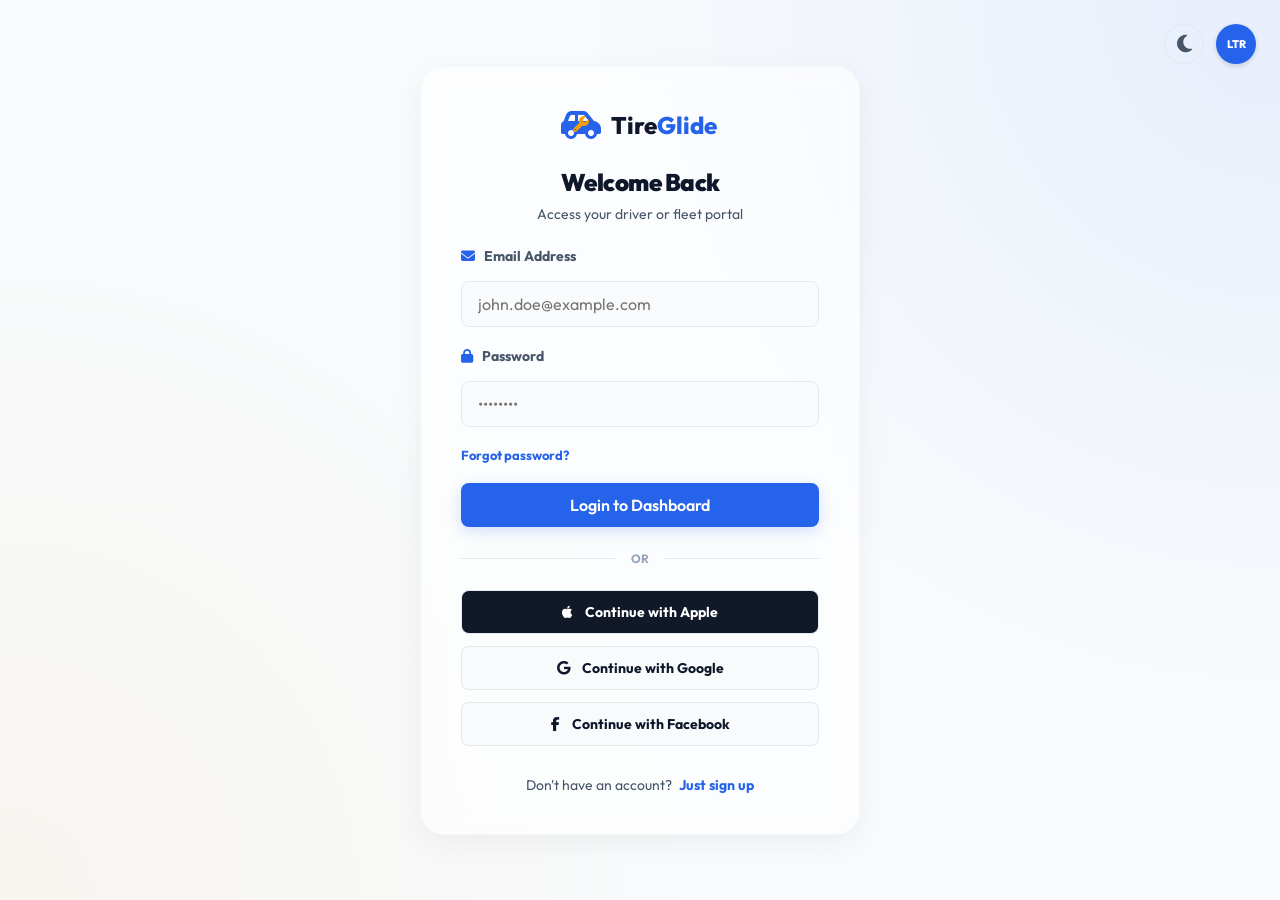
<file: login.html>
<!DOCTYPE html>
<html lang="en" dir="ltr">
<head>
    <meta charset="UTF-8">
    <meta name="viewport" content="width=device-width, initial-scale=1.0">
    <title>Login | TireGlide Mobile Service</title>
    <!-- Branded Favicon -->
    <link rel="icon" type="image/svg+xml" href="data:image/svg+xml,<svg xmlns='http://www.w3.org/2000/svg' viewBox='0 0 100 100'><rect width='100' height='100' rx='20' fill='%230b0f19'/><circle cx='50' cy='50' r='25' fill='none' stroke='%232563eb' stroke-width='8'/><circle cx='50' cy='50' r='10' fill='%23f59e0b'/></svg>">
    <meta name="description" content="Log in to your TireGlide driver or fleet portal.">
    <!-- Google Fonts -->
    <link rel="preconnect" href="https://fonts.googleapis.com">
    <link rel="preconnect" href="https://fonts.gstatic.com" crossorigin>
    <link href="https://fonts.googleapis.com/css2?family=Outfit:wght@300;400;500;600;700;800&display=swap" rel="stylesheet">
    <!-- FontAwesome -->
    <link rel="stylesheet" href="https://cdnjs.cloudflare.com/ajax/libs/font-awesome/6.4.0/css/all.min.css">
    <link rel="stylesheet" href="styles.css">
    <script>
        // Synchronous check to prevent theme & direction flashing
        const savedTheme = localStorage.getItem('tireglide_theme') || 'light';
        const savedDir = localStorage.getItem('tireglide_dir') || 'ltr';
        document.documentElement.classList.add(savedTheme + '-theme');
        document.documentElement.setAttribute('dir', savedDir);
    </script>
</head>
<body class="light-theme">
    <script>
        // Apply theme to body
        document.body.className = savedTheme + '-theme';
    </script>

    <div class="auth-view">
        <div class="auth-controls">
            <button class="theme-toggle" id="login-theme-toggle-btn" aria-label="Toggle Light/Dark Theme">
                <i class="fa-solid fa-moon moon-icon"></i>
                <i class="fa-solid fa-sun sun-icon"></i>
            </button>
            <button class="dir-toggle-container" id="login-dir-toggle-btn" aria-label="Toggle Layout Direction">
                LTR
            </button>
        </div>
        <div class="auth-page-wrapper">
            <div class="auth-container glass">
                <div class="auth-logo-wrapper">
                    <a href="index.html" class="logo-container" style="justify-content: center; margin-bottom: 24px; text-decoration: none;">
                        <div class="logo-icon-wrapper">
                            <i class="fa-solid fa-car-side logo-icon"></i>
                            <i class="fa-solid fa-wrench spinning-gear"></i>
                        </div>
                        <span class="logo-text">Tire<span class="highlight">Glide</span></span>
                    </a>
                </div>
                <div class="auth-header">
                    <h2>Welcome Back</h2>
                    <p>Access your driver or fleet portal</p>
                </div>
                <form id="standalone-login-form" onsubmit="event.preventDefault();">
                    <div class="form-group">
                        <label for="standalone-login-email"><i class="fa-solid fa-envelope"></i> Email Address</label>
                        <input type="email" id="standalone-login-email" class="form-input" required placeholder="john.doe@example.com">
                    </div>
                    <div class="form-group">
                        <label for="standalone-login-password"><i class="fa-solid fa-lock"></i> Password</label>
                        <input type="password" id="standalone-login-password" class="form-input" required placeholder="••••••••">
                    </div>
                    <div class="form-group forgot-password-group">
                        <a href="#" class="forgot-password-link">Forgot password?</a>
                    </div>
                    <button type="submit" class="btn btn-primary btn-block">Login to Dashboard</button>
                </form>
                <div id="standalone-login-feedback" class="login-feedback-msg hidden"></div>
                
                <div class="auth-divider">
                    <span>OR</span>
                </div>
                
                <div class="social-login-group">
                    <button class="btn btn-social apple-btn" type="button" onclick="handleSocial('Apple')">
                        <i class="fa-brands fa-apple"></i> Continue with Apple
                    </button>
                    <button class="btn btn-social google-btn" type="button" onclick="handleSocial('Google')">
                        <i class="fa-brands fa-google"></i> Continue with Google
                    </button>
                    <button class="btn btn-social facebook-btn" type="button" onclick="handleSocial('Facebook')">
                        <i class="fa-brands fa-facebook-f"></i> Continue with Facebook
                    </button>
                </div>
                
                <div class="auth-footer-text">
                    Don't have an account? <a href="register.html" id="go-to-register-btn" class="auth-switch-link">Just sign up</a>
                </div>
            </div>
        </div>
    </div>

    <script>
        // Localized scripts for standalone auth
        const themeBtn = document.getElementById('login-theme-toggle-btn');
        const dirBtn = document.getElementById('login-dir-toggle-btn');

        // Initial setup for button text
        if (dirBtn) dirBtn.textContent = savedDir.toUpperCase();

        themeBtn.addEventListener('click', () => {
            const currentTheme = localStorage.getItem('tireglide_theme') || 'light';
            const newTheme = currentTheme === 'light' ? 'dark' : 'light';
            localStorage.setItem('tireglide_theme', newTheme);
            document.documentElement.className = newTheme + '-theme';
            document.body.className = newTheme + '-theme';
        });

        dirBtn.addEventListener('click', () => {
            const currentDir = localStorage.getItem('tireglide_dir') || 'ltr';
            const newDir = currentDir === 'ltr' ? 'rtl' : 'ltr';
            localStorage.setItem('tireglide_dir', newDir);
            document.documentElement.setAttribute('dir', newDir);
            dirBtn.textContent = newDir.toUpperCase();
        });

        function handleSocial(platform) {
            const feedback = document.getElementById('standalone-login-feedback');
            feedback.className = 'login-feedback-msg success';
            feedback.textContent = `Connecting to ${platform} authentication...`;
            feedback.classList.remove('hidden');
            setTimeout(() => {
                const mockUser = {
                    role: 'user',
                    name: 'John Doe',
                    email: 'john.doe@gmail.com'
                };
                localStorage.setItem('tireglide_logged_in_user', JSON.stringify(mockUser));
                window.location.href = 'index.html?view=user-dashboard-view';
            }, 1000);
        }

        const loginForm = document.getElementById('standalone-login-form');
        const loginFeedback = document.getElementById('standalone-login-feedback');

        if (loginForm && loginFeedback) {
            loginForm.addEventListener('submit', (e) => {
                e.preventDefault();
                const email = document.getElementById('standalone-login-email').value.trim();
                const pass = document.getElementById('standalone-login-password').value.trim();
                loginFeedback.className = 'login-feedback-msg ';
                
                if (email === 'user@test.com' && pass === 'user123') {
                    loginFeedback.classList.add('success');
                    loginFeedback.textContent = 'Login Successful! Accessing Portal...';
                    loginFeedback.classList.remove('hidden');
                    
                    setTimeout(() => {
                        const mockUser = {
                            role: 'user',
                            name: 'John Doe',
                            email: 'user@test.com'
                        };
                        localStorage.setItem('tireglide_logged_in_user', JSON.stringify(mockUser));
                        window.location.href = 'index.html?view=user-dashboard-view';
                    }, 1000);
                } else if (email === 'admin@test.com' && pass === 'admin123') {
                    loginFeedback.classList.add('success');
                    loginFeedback.textContent = 'Welcome Admin! Connecting Dispatch Console...';
                    loginFeedback.classList.remove('hidden');
                    
                    setTimeout(() => {
                        const mockUser = {
                            role: 'admin',
                            name: 'Fleet Controller',
                            email: 'admin@test.com'
                        };
                        localStorage.setItem('tireglide_logged_in_user', JSON.stringify(mockUser));
                        window.location.href = 'index.html?view=admin-dashboard-view';
                    }, 1000);
                } else {
                    loginFeedback.classList.add('error');
                    loginFeedback.textContent = 'Invalid credentials. Please use the demo credentials shown below.';
                    loginFeedback.classList.remove('hidden');
                }
            });
        }
    </script>
</body>
</html>
</file>
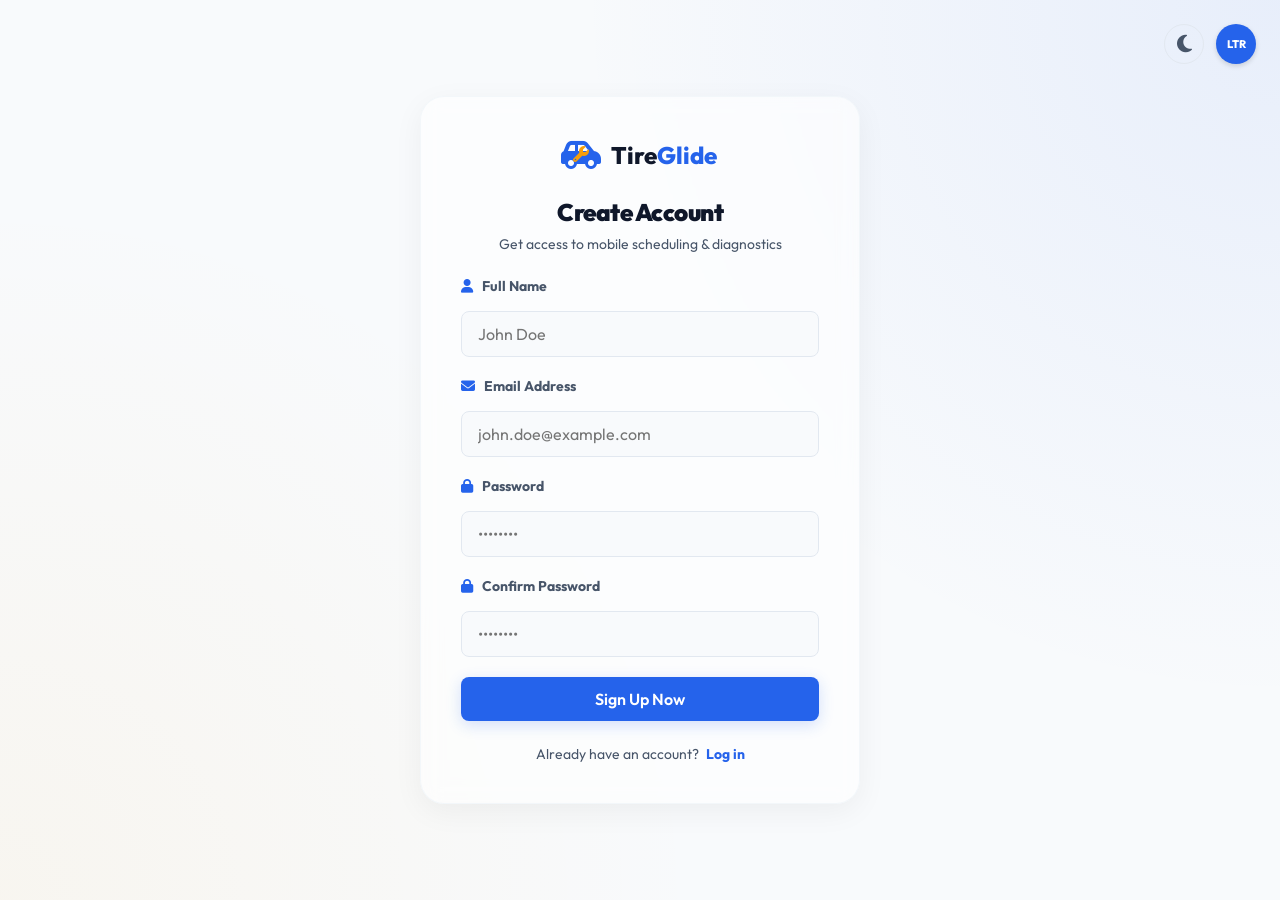
<file: register.html>
<!DOCTYPE html>
<html lang="en" dir="ltr">
<head>
    <meta charset="UTF-8">
    <meta name="viewport" content="width=device-width, initial-scale=1.0">
    <title>Register | TireGlide Mobile Service</title>
    <!-- Branded Favicon -->
    <link rel="icon" type="image/svg+xml" href="data:image/svg+xml,<svg xmlns='http://www.w3.org/2000/svg' viewBox='0 0 100 100'><rect width='100' height='100' rx='20' fill='%230b0f19'/><circle cx='50' cy='50' r='25' fill='none' stroke='%232563eb' stroke-width='8'/><circle cx='50' cy='50' r='10' fill='%23f59e0b'/></svg>">
    <meta name="description" content="Create your TireGlide account.">
    <!-- Google Fonts -->
    <link rel="preconnect" href="https://fonts.googleapis.com">
    <link rel="preconnect" href="https://fonts.gstatic.com" crossorigin>
    <link href="https://fonts.googleapis.com/css2?family=Outfit:wght@300;400;500;600;700;800&display=swap" rel="stylesheet">
    <!-- FontAwesome -->
    <link rel="stylesheet" href="https://cdnjs.cloudflare.com/ajax/libs/font-awesome/6.4.0/css/all.min.css">
    <link rel="stylesheet" href="styles.css">
    <script>
        // Synchronous check to prevent theme & direction flashing
        const savedTheme = localStorage.getItem('tireglide_theme') || 'light';
        const savedDir = localStorage.getItem('tireglide_dir') || 'ltr';
        document.documentElement.classList.add(savedTheme + '-theme');
        document.documentElement.setAttribute('dir', savedDir);
    </script>
</head>
<body class="light-theme">
    <script>
        // Apply theme to body
        document.body.className = savedTheme + '-theme';
    </script>

    <div class="auth-view">
        <div class="auth-controls">
            <button class="theme-toggle" id="register-theme-toggle-btn" aria-label="Toggle Light/Dark Theme">
                <i class="fa-solid fa-moon moon-icon"></i>
                <i class="fa-solid fa-sun sun-icon"></i>
            </button>
            <button class="dir-toggle-container" id="register-dir-toggle-btn" aria-label="Toggle Layout Direction">
                LTR
            </button>
        </div>
        <div class="auth-page-wrapper">
            <div class="auth-container glass">
                <div class="auth-logo-wrapper">
                    <a href="index.html" class="logo-container" style="justify-content: center; margin-bottom: 24px; text-decoration: none;">
                        <div class="logo-icon-wrapper">
                            <i class="fa-solid fa-car-side logo-icon"></i>
                            <i class="fa-solid fa-wrench spinning-gear"></i>
                        </div>
                        <span class="logo-text">Tire<span class="highlight">Glide</span></span>
                    </a>
                </div>
                <div class="auth-header">
                    <h2>Create Account</h2>
                    <p>Get access to mobile scheduling & diagnostics</p>
                </div>
                <form id="standalone-register-form" onsubmit="event.preventDefault();">
                    <div class="form-group">
                        <label for="register-name"><i class="fa-solid fa-user"></i> Full Name</label>
                        <input type="text" id="register-name" class="form-input" required placeholder="John Doe">
                    </div>
                    <div class="form-group">
                        <label for="register-email"><i class="fa-solid fa-envelope"></i> Email Address</label>
                        <input type="email" id="register-email" class="form-input" required placeholder="john.doe@example.com">
                    </div>
                    <div class="form-group">
                        <label for="register-password"><i class="fa-solid fa-lock"></i> Password</label>
                        <input type="password" id="register-password" class="form-input" required placeholder="••••••••">
                    </div>
                    <div class="form-group">
                        <label for="register-confirm-password"><i class="fa-solid fa-lock"></i> Confirm Password</label>
                        <input type="password" id="register-confirm-password" class="form-input" required placeholder="••••••••">
                    </div>
                    <button type="submit" class="btn btn-primary btn-block">Sign Up Now</button>
                </form>
                <div id="standalone-register-feedback" class="login-feedback-msg hidden"></div>
                
                <div class="auth-footer-text" style="margin-top: 24px;">
                    Already have an account? <a href="login.html" id="go-to-login-btn" class="auth-switch-link">Log in</a>
                </div>
            </div>
        </div>
    </div>

    <script>
        // Localized scripts for standalone auth
        const themeBtn = document.getElementById('register-theme-toggle-btn');
        const dirBtn = document.getElementById('register-dir-toggle-btn');

        // Initial setup for button text
        if (dirBtn) dirBtn.textContent = savedDir.toUpperCase();

        themeBtn.addEventListener('click', () => {
            const currentTheme = localStorage.getItem('tireglide_theme') || 'light';
            const newTheme = currentTheme === 'light' ? 'dark' : 'light';
            localStorage.setItem('tireglide_theme', newTheme);
            document.documentElement.className = newTheme + '-theme';
            document.body.className = newTheme + '-theme';
        });

        dirBtn.addEventListener('click', () => {
            const currentDir = localStorage.getItem('tireglide_dir') || 'ltr';
            const newDir = currentDir === 'ltr' ? 'rtl' : 'ltr';
            localStorage.setItem('tireglide_dir', newDir);
            document.documentElement.setAttribute('dir', newDir);
            dirBtn.textContent = newDir.toUpperCase();
        });

        const registerForm = document.getElementById('standalone-register-form');
        const registerFeedback = document.getElementById('standalone-register-feedback');

        if (registerForm && registerFeedback) {
            registerForm.addEventListener('submit', (e) => {
                e.preventDefault();
                const name = document.getElementById('register-name').value.trim();
                const email = document.getElementById('register-email').value.trim();
                const pass = document.getElementById('register-password').value.trim();
                const confirmPass = document.getElementById('register-confirm-password').value.trim();
                
                registerFeedback.className = 'login-feedback-msg ';
                
                if (pass !== confirmPass) {
                    registerFeedback.classList.add('error');
                    registerFeedback.textContent = 'Passwords do not match.';
                    registerFeedback.classList.remove('hidden');
                    return;
                }
                
                registerFeedback.classList.add('success');
                registerFeedback.textContent = 'Account Created! Accessing Portal...';
                registerFeedback.classList.remove('hidden');
                
                setTimeout(() => {
                    const mockUser = {
                        role: 'user',
                        name: name,
                        email: email
                    };
                    localStorage.setItem('tireglide_logged_in_user', JSON.stringify(mockUser));
                    window.location.href = 'index.html?view=user-dashboard-view';
                }, 1200);
            });
        }
    </script>
</body>
</html>
</file>
<file: styles.css>
/* ==========================================================================
   DESIGN SYSTEM VARIABLES & THEMES
   ========================================================================== */
:root {
    /* Fonts */
    --font-primary: 'Outfit', -apple-system, BlinkMacSystemFont, 'Segoe UI', Roboto, sans-serif;
    
    /* Layout */
    --header-height: 80px;
    --border-radius-sm: 8px;
    --border-radius-md: 16px;
    --border-radius-lg: 24px;
    --transition-smooth: all 0.3s cubic-bezier(0.4, 0, 0.2, 1);
    
    /* Color Tokens (Light Theme Base) */
    --primary-color: #2563eb;
    --primary-hover: #1d4ed8;
    --primary-light: rgba(37, 99, 235, 0.1);
    --accent-color: #f59e0b;
    --accent-hover: #d97706;
    
    --bg-main: #f8fafc;
    --bg-header: rgba(248, 250, 252, 0.85);
    --bg-card: #ffffff;
    --bg-card-hover: #ffffff;
    --border-color: #e2e8f0;
    
    --text-primary: #0f172a;
    --text-secondary: #475569;
    --text-muted: #94a3b8;
    --text-on-primary: #ffffff;
    
    --success-color: #10b981;
    --warning-color: #f59e0b;
    --danger-color: #ef4444;
    
    /* Glassmorphism settings */
    --glass-bg: rgba(255, 255, 255, 0.6);
    --glass-border: rgba(241, 245, 249, 0.8);
    --glass-shadow: rgba(148, 163, 184, 0.1);
    --shadow-sm: 0 1px 3px rgba(0,0,0,0.05);
    --shadow-md: 0 8px 30px rgba(0,0,0,0.05);
    --hero-overlay: rgba(0, 0, 0, 0.22);
}

/* Dark Theme Variables */
.dark-theme {
    --bg-main: #0b0f19;
    --bg-header: rgba(11, 15, 25, 0.85);
    --bg-card: #131a2c;
    --bg-card-hover: #1a233b;
    --border-color: #1e293b;
    
    --text-primary: #f8fafc;
    --text-secondary: #cbd5e1;
    --text-muted: #64748b;
    --text-on-primary: #ffffff;
    
    --glass-bg: rgba(19, 26, 44, 0.7);
    --glass-border: rgba(30, 41, 59, 0.8);
    --glass-shadow: rgba(0, 0, 0, 0.3);
    --shadow-md: 0 10px 40px rgba(0, 0, 0, 0.2);
    --hero-overlay: rgba(11, 15, 25, 0.82);
}

/* Reset and Base Styles */
* {
    box-sizing: border-box;
    margin: 0;
    padding: 0;
}

html {
    scroll-behavior: smooth;
    font-family: var(--font-primary);
    background-color: var(--bg-main);
    color: var(--text-primary);
    transition: background-color 0.3s ease, color 0.3s ease;
    overflow-x: hidden;
    max-width: 100%;
}

body {
    min-height: 100vh;
    display: flex;
    flex-direction: column;
    overflow-x: hidden;
    background-color: var(--bg-main);
    color: var(--text-primary);
    transition: background-color 0.3s ease, color 0.3s ease;
}

a {
    text-decoration: none;
    color: inherit;
}

button, input, select, textarea {
    font-family: inherit;
    font-size: inherit;
    color: inherit;
    border: none;
    outline: none;
}

ul {
    list-style: none;
}

/* Transition Bar indicator */
.transition-bar {
    position: fixed;
    top: 0;
    left: 0;
    width: 0%;
    height: 3px;
    background: linear-gradient(90deg, var(--primary-color), var(--accent-color));
    z-index: 9999;
    transition: width 0.4s ease;
}

/* ==========================================================================
   HEADER AND NAVIGATION
   ========================================================================== */
.main-header {
    position: fixed;
    top: 0;
    left: 0;
    width: 100%;
    height: var(--header-height);
    background-color: var(--bg-header);
    backdrop-filter: blur(12px);
    -webkit-backdrop-filter: blur(12px);
    border-bottom: 1px solid var(--border-color);
    z-index: 1000;
    transition: var(--transition-smooth);
}

.header-container {
    max-width: 1400px;
    height: 100%;
    margin: 0 auto;
    padding: 0 24px;
    display: flex;
    align-items: center;
    justify-content: space-between;
}

/* Logo Styles */
.logo-container {
    display: flex;
    align-items: center;
    gap: 12px;
    font-weight: 800;
    font-size: 24px;
    color: var(--text-primary);
}

.logo-icon-wrapper {
    position: relative;
    width: 36px;
    height: 36px;
    display: flex;
    align-items: center;
    justify-content: center;
}

.logo-icon {
    font-size: 32px;
    color: var(--primary-color);
    z-index: 2;
}

.spinning-gear {
    position: absolute;
    font-size: 16px;
    color: var(--accent-color);
    z-index: 3;
    animation: spin 6s linear infinite;
    top: 9px;
    left: 10px;
}

@keyframes spin {
    from { transform: rotate(0deg); }
    to { transform: rotate(360deg); }
}

.logo-text .highlight {
    color: var(--primary-color);
}

/* Center Nav Navigation */
.center-nav {
    display: flex;
    align-items: center;
}

.nav-list {
    display: flex;
    align-items: center;
    gap: 8px;
}

.nav-item {
    position: relative;
}

.nav-link {
    display: flex;
    align-items: center;
    gap: 8px;
    padding: 10px 16px;
    font-weight: 500;
    color: var(--text-secondary);
    border-radius: var(--border-radius-sm);
    transition: var(--transition-smooth);
}

.nav-link:hover,
.nav-link.active,
.dropdown-item.active {
    color: var(--primary-color);
    background-color: var(--primary-light);
}

.nav-link:hover {
    color: var(--primary-color);
    background-color: var(--primary-light);
}

.nav-icon {
    font-size: 16px;
}

.arrow-icon {
    font-size: 10px;
    transition: transform 0.2s ease;
}

/* Dropdown Menu styling */
.has-dropdown:hover .arrow-icon {
    transform: rotate(180deg);
}

.dropdown-menu {
    position: absolute;
    top: 100%;
    left: 0;
    background-color: var(--bg-card);
    border: 1px solid var(--border-color);
    border-radius: var(--border-radius-md);
    box-shadow: var(--shadow-md);
    min-width: 220px;
    padding: 8px;
    opacity: 0;
    visibility: hidden;
    transform: translateY(10px);
    transition: var(--transition-smooth);
    z-index: 10;
}

.has-dropdown:hover .dropdown-menu {
    opacity: 1;
    visibility: visible;
    transform: translateY(0);
}

.dropdown-item {
    display: block;
    padding: 10px 16px;
    border-radius: var(--border-radius-sm);
    color: var(--text-secondary);
    font-weight: 500;
    transition: var(--transition-smooth);
}

.dropdown-item:hover {
    background-color: var(--primary-light);
    color: var(--primary-color);
}

/* Right Controls */
.header-controls {
    display: flex;
    align-items: center;
    gap: 16px;
}

/* Theme Toggle Button */
.theme-toggle {
    background: none;
    cursor: pointer;
    font-size: 20px;
    color: var(--text-secondary);
    width: 40px;
    height: 40px;
    border-radius: 50%;
    display: flex;
    align-items: center;
    justify-content: center;
    border: 1px solid var(--border-color);
    position: relative;
    overflow: hidden;
    transition: var(--transition-smooth);
}

.theme-toggle:hover {
    background-color: var(--primary-light);
    color: var(--primary-color);
}

.sun-icon {
    display: none;
}

.dark-theme .sun-icon {
    display: block;
}

.dark-theme .moon-icon {
    display: none;
}

/* LTR/RTL Toggle Switch styling */
.dir-toggle-container {
    width: 40px;
    height: 40px;
    background-color: var(--primary-color);
    color: var(--text-on-primary);
    border-radius: 50%;
    cursor: pointer;
    display: flex;
    align-items: center;
    justify-content: center;
    font-size: 11px;
    font-weight: 800;
    transition: var(--transition-smooth);
    box-shadow: 0 2px 5px rgba(0,0,0,0.15);
    border: 1px solid transparent;
}

.dir-toggle-container:hover {
    background-color: var(--primary-hover);
    transform: scale(1.05);
}

/* Login Button in Header */
.login-btn {
    background-color: var(--primary-color);
    color: var(--text-on-primary);
    padding: 10px 20px;
    border-radius: var(--border-radius-sm);
    font-weight: 600;
    cursor: pointer;
    display: flex;
    align-items: center;
    gap: 8px;
    box-shadow: 0 4px 10px rgba(37, 99, 235, 0.2);
    transition: var(--transition-smooth);
}

.login-btn:hover {
    background-color: var(--primary-hover);
    transform: translateY(-2px);
    box-shadow: 0 6px 15px rgba(37, 99, 235, 0.3);
}

/* Logged In User profile indicator */
.user-profile-indicator {
    display: flex;
    align-items: center;
    gap: 12px;
}

.avatar-circle {
    width: 36px;
    height: 36px;
    border-radius: 50%;
    background: linear-gradient(135deg, var(--primary-color), var(--accent-color));
    color: var(--text-on-primary);
    font-weight: 700;
    font-size: 14px;
    display: flex;
    align-items: center;
    justify-content: center;
    border: 2px solid var(--border-color);
}

.logout-btn-header {
    background: none;
    cursor: pointer;
    font-size: 18px;
    color: var(--danger-color);
    padding: 4px;
    border-radius: var(--border-radius-sm);
    transition: var(--transition-smooth);
}

.logout-btn-header:hover {
    background-color: rgba(239, 68, 68, 0.1);
}

.hidden {
    display: none !important;
}

/* Mobile Nav Toggle */
.mobile-nav-toggle {
    display: none;
    background: none;
    font-size: 24px;
    color: var(--text-primary);
    cursor: pointer;
}

/* ==========================================================================
   APP VIEWS & VIEWS MANAGEMENT
   ========================================================================== */
.main-content {
    margin-top: var(--header-height);
    flex-grow: 1;
    display: flex;
    flex-direction: column;
}

.main-content.no-margin {
    margin-top: 0 !important;
}

.app-view {
    display: none;
    flex-direction: column;
    animation: fade-in 0.4s ease;
}

.app-view.active {
    display: flex;
}

@keyframes fade-in {
    from { opacity: 0; transform: translateY(8px); }
    to { opacity: 1; transform: translateY(0); }
}

/* General Layout helpers */
.section {
    padding: 80px 24px;
    max-width: 1200px;
    width: 100%;
    margin: 0 auto;
}

.section-header {
    text-align: center;
    margin-bottom: 50px;
    max-width: 700px;
    margin-left: auto;
    margin-right: auto;
}

.sub-title {
    color: var(--primary-color);
    font-weight: 700;
    font-size: 14px;
    text-transform: uppercase;
    letter-spacing: 2px;
    display: inline-block;
    margin-bottom: 12px;
}

.section-header h2 {
    font-size: clamp(28px, 5vw, 36px);
    font-weight: 800;
    margin-bottom: 16px;
    letter-spacing: -0.5px;
}

.section-header p {
    color: var(--text-secondary);
    font-size: 18px;
    line-height: 1.7;
    margin-top: 12px;
}

.gradient-text {
    background: linear-gradient(135deg, var(--primary-color), var(--accent-color));
    -webkit-background-clip: text;
    -webkit-text-fill-color: transparent;
}

/* Common Components */
.btn {
    padding: 12px 28px;
    border-radius: var(--border-radius-sm);
    font-weight: 600;
    cursor: pointer;
    display: inline-flex;
    align-items: center;
    justify-content: center;
    gap: 10px;
    transition: var(--transition-smooth);
}

.btn-primary {
    background-color: var(--primary-color);
    color: var(--text-on-primary);
    box-shadow: 0 4px 15px rgba(37, 99, 235, 0.2);
}

.btn-primary:hover {
    background-color: var(--primary-hover);
    transform: translateY(-2px);
    box-shadow: 0 6px 20px rgba(37, 99, 235, 0.3);
}

.btn-secondary {
    background-color: var(--border-color);
    color: var(--text-primary);
}

.btn-secondary:hover {
    background-color: var(--text-muted);
    color: var(--bg-main);
    transform: translateY(-2px);
}

.btn-glass {
    background-color: rgba(255,255,255,0.1);
    color: var(--text-on-primary);
    border: 1px solid rgba(255,255,255,0.2);
    backdrop-filter: blur(8px);
}

.btn-glass:hover {
    background-color: rgba(255,255,255,0.2);
    transform: translateY(-2px);
}

.btn-block {
    display: flex;
    width: 100%;
}

.glass {
    background: var(--glass-bg);
    border: 1px solid var(--glass-border);
    backdrop-filter: blur(16px);
    -webkit-backdrop-filter: blur(16px);
    box-shadow: var(--glass-shadow);
    border-radius: var(--border-radius-md);
}

.text-amber {
    color: var(--accent-color);
}
.text-blue {
    color: var(--primary-color);
}
.text-green {
    color: var(--success-color);
}
.text-red {
    color: var(--danger-color);
}

/* Input Fields styling */
.form-group {
    margin-bottom: 20px;
    display: flex;
    flex-direction: column;
    gap: 8px;
    width: 100%;
}

.form-group label {
    font-weight: 600;
    font-size: 14px;
    color: var(--text-secondary);
}

.form-input, .form-select, .form-textarea {
    width: 100%;
    padding: 12px 16px;
    border: 1px solid var(--border-color);
    border-radius: var(--border-radius-sm);
    background-color: var(--bg-main);
    color: var(--text-primary);
    transition: var(--transition-smooth);
}

.form-input:focus, .form-select:focus, .form-textarea:focus {
    border-color: var(--primary-color);
    box-shadow: 0 0 0 3px var(--primary-light);
}

/* ==========================================================================
   VIEW 1: HOME 1 COMPONENTS
   ========================================================================== */
.hero-section {
    min-height: calc(85vh - var(--header-height));
    max-width: 1400px;
    width: 100%;
    margin: 0 auto;
    padding: 60px 24px;
    display: grid;
    grid-template-columns: 1.1fr 0.9fr;
    align-items: center;
    gap: 40px;
}

.hero-content {
    display: flex;
    flex-direction: column;
    align-items: flex-start;
}

.hero-pretitle {
    font-size: 14px;
    text-transform: uppercase;
    letter-spacing: 1.6px;
    font-weight: 700;
    color: var(--accent-color);
    margin-bottom: 18px;
}

.hero-feature-image {
    width: 100%;
    height: auto;
    border-radius: 30px;
    box-shadow: var(--shadow-md);
    object-fit: cover;
    min-height: 420px;
}

.safety-badge {
    background-color: var(--primary-light);
    color: var(--primary-color);
    padding: 8px 16px;
    border-radius: 30px;
    font-weight: 700;
    font-size: 13px;
    display: flex;
    align-items: center;
    gap: 8px;
    margin-bottom: 24px;
}

.hero-content h1 {
    font-size: clamp(34px, 7vw, 56px);
    font-weight: 850;
    line-height: 1.1;
    margin-bottom: 20px;
    letter-spacing: -1.5px;
}

.hero-content p {
    font-size: clamp(16px, 2.5vw, 19px);
    color: var(--text-secondary);
    line-height: 1.75;
    margin-bottom: 35px;
}

.estimator-info {
    display: flex;
    flex-direction: column;
    gap: 16px;
}

.estimator-info p {
    margin-bottom: 0;
    max-width: 560px;
}

.price-breakdown {
    margin-top: 26px;
}

.faq-section {
    padding: 40px 24px 60px;
}

.faq-grid {
    display: grid;
    grid-template-columns: repeat(auto-fit, minmax(240px, 1fr));
    gap: 24px;
    margin-top: 32px;
}

.faq-card {
    padding: 28px;
    border-radius: var(--border-radius-md);
    background-color: var(--bg-card);
    box-shadow: var(--shadow-sm);
}

.faq-card h3 {
    font-size: 18px;
    margin-bottom: 14px;
}

.faq-card p {
    color: var(--text-secondary);
    line-height: 1.7;
}

.author-avatar img {
    width: 52px;
    height: 52px;
    border-radius: 50%;
    object-fit: cover;
    border: 2px solid var(--border-color);
}

.section-featured-image {
    border-radius: 24px;
}

.pricing-section {
    max-width: 1200px;
    margin: 0 auto;
    padding: 60px 24px 80px;
}

.pricing-header {
    max-width: 760px;
    margin: 0 auto 40px;
    text-align: center;
}

.pricing-grid {
    display: grid;
    gap: 24px;
    grid-template-columns: repeat(auto-fit, minmax(260px, 1fr));
}

.pricing-card {
    padding: 32px;
    border-radius: var(--border-radius-lg);
    background-color: var(--bg-card);
    box-shadow: var(--shadow-md);
    border: 1px solid var(--border-color);
}

.pricing-card.recommended {
    border-color: rgba(37, 99, 235, 0.2);
    background: linear-gradient(180deg, rgba(37,99,235,0.08), var(--bg-card));
}

.pricing-card h3 {
    font-size: 22px;
    margin-bottom: 12px;
}

.pricing-tier {
    display: inline-flex;
    color: var(--text-secondary);
    margin-bottom: 20px;
}

.price-display {
    font-size: 42px;
    font-weight: 900;
    margin-bottom: 20px;
}

.pricing-card ul {
    display: grid;
    gap: 12px;
    margin-bottom: 18px;
}

.pricing-card li {
    display: flex;
    align-items: center;
    gap: 10px;
    color: var(--text-secondary);
}

.pricing-note {
    display: block;
    color: var(--text-muted);
    font-size: 14px;
    font-weight: 600;
}

.hero-buttons {
    display: flex;
    gap: 16px;
    margin-bottom: 48px;
}

.hero-stats {
    display: flex;
    gap: 40px;
    border-top: 1px solid var(--border-color);
    padding-top: 24px;
    width: 100%;
}

.stat-item h3 {
    font-size: 28px;
    font-weight: 800;
    color: var(--text-primary);
}

.stat-item p {
    font-size: 14px;
    color: var(--text-muted);
    margin-bottom: 0;
}

/* Floating Card decorations in Hero graphics */
.hero-graphic {
    position: relative;
    height: 100%;
    display: flex;
    align-items: center;
    justify-content: center;
}

.floating-card {
    position: absolute;
    padding: 16px 20px;
    display: flex;
    align-items: center;
    gap: 16px;
    box-shadow: var(--shadow-md);
    z-index: 5;
    animation: float 4s ease-in-out infinite;
}

.floating-card.card-top {
    top: 10%;
    left: 0;
}

.floating-card.card-bottom {
    bottom: 10%;
    right: 0;
    animation-delay: 2s;
}

@keyframes float {
    0% { transform: translateY(0px); }
    50% { transform: translateY(-10px); }
    100% { transform: translateY(0px); }
}

.tread-indicator-mini {
    width: 48px;
    height: 48px;
    border-radius: 50%;
    display: flex;
    flex-direction: column;
    align-items: center;
    justify-content: center;
    color: var(--text-on-primary);
    font-size: 10px;
}

.tread-indicator-mini.green { background-color: var(--success-color); }
.tread-indicator-mini.amber { background-color: var(--warning-color); }

.floating-card h4 {
    font-size: 14px;
    font-weight: 700;
}

.floating-card p {
    font-size: 12px;
    color: var(--text-secondary);
}

.illustration-container {
    width: 100%;
    max-width: 420px;
}

.hero-svg {
    width: 100%;
    height: auto;
}

/* Feature Grid section */
.features-grid {
    display: grid;
    grid-template-columns: repeat(auto-fit, minmax(260px, 1fr));
    gap: 30px;
}

.feature-card {
    background-color: var(--bg-card);
    border: 1px solid var(--border-color);
    border-radius: var(--border-radius-md);
    padding: 40px 30px;
    transition: var(--transition-smooth);
}

.feature-card:hover {
    transform: translateY(-8px);
    box-shadow: var(--shadow-md);
    border-color: var(--primary-color);
}

.icon-box {
    width: 60px;
    height: 60px;
    border-radius: var(--border-radius-sm);
    display: flex;
    align-items: center;
    justify-content: center;
    font-size: 24px;
    margin-bottom: 24px;
}

.icon-box.blue { background-color: var(--primary-light); color: var(--primary-color); }
.icon-box.amber { background-color: rgba(245, 158, 11, 0.1); color: var(--accent-color); }
.icon-box.green { background-color: rgba(16, 185, 129, 0.1); color: var(--success-color); }
.icon-box.red { background-color: rgba(239, 68, 68, 0.1); color: var(--danger-color); }

.feature-card h3 {
    font-size: 20px;
    font-weight: 700;
    margin-bottom: 12px;
}

.feature-card p {
    color: var(--text-secondary);
    line-height: 1.6;
    font-size: 15px;
}

/* Price Estimator widget */
.estimator-container {
    display: grid;
    grid-template-columns: 1fr 1fr;
    align-items: center;
    gap: 60px;
}

.guarantee-box {
    display: flex;
    gap: 16px;
    margin-top: 32px;
    background-color: var(--bg-card);
    border: 1px solid var(--border-color);
    padding: 20px;
    border-radius: var(--border-radius-sm);
}

.guarantee-box i {
    font-size: 24px;
}

.guarantee-box h4 {
    font-weight: 700;
    margin-bottom: 4px;
}

.guarantee-box p {
    font-size: 14px;
    color: var(--text-secondary);
}

.estimator-card {
    padding: 30px;
}

.estimator-card h3 {
    font-weight: 800;
    font-size: 24px;
    margin-bottom: 24px;
    border-bottom: 1px solid var(--border-color);
    padding-bottom: 16px;
}

.price-breakdown {
    background-color: var(--bg-main);
    border-radius: var(--border-radius-sm);
    padding: 20px;
    margin-bottom: 24px;
}

.price-row {
    display: flex;
    justify-content: space-between;
    margin-bottom: 10px;
    font-weight: 500;
    font-size: 14px;
}

.price-divider {
    height: 1px;
    background-color: var(--border-color);
    margin: 12px 0;
}

.total-row {
    font-size: 18px;
    font-weight: 700;
    margin-bottom: 0;
}

/* Tread Depth Scanner gauge components */
.tread-interactive-container {
    display: grid;
    grid-template-columns: 1fr 1fr;
    gap: 50px;
    align-items: center;
}

.tread-gauge-card {
    padding: 30px;
    text-align: center;
    display: flex;
    flex-direction: column;
    align-items: center;
}

.tread-visualizer {
    width: 200px;
    height: 200px;
    position: relative;
    margin: 30px 0;
}

.tire-outer-ring {
    position: absolute;
    top: 0;
    left: 0;
    width: 100%;
    height: 100%;
    border-radius: 50%;
    border: 22px solid #0f172a;
    display: flex;
    align-items: center;
    justify-content: center;
}

.tire-tread-ridges {
    position: absolute;
    width: calc(100% + 44px);
    height: calc(100% + 44px);
    border-radius: 50%;
    border: 4px dashed var(--success-color);
    transition: var(--transition-smooth);
}

.depth-readout {
    position: absolute;
    top: 50%;
    left: 50%;
    transform: translate(-50%, -50%);
    text-align: center;
}

.depth-num {
    font-size: 64px;
    font-weight: 900;
    line-height: 1;
}

.depth-unit {
    font-size: 18px;
    font-weight: 700;
    color: var(--text-muted);
}

.slider-container {
    width: 100%;
    margin-bottom: 24px;
}

.tread-slider {
    -webkit-appearance: none;
    width: 100%;
    height: 8px;
    border-radius: 5px;
    background: #cbd5e1;
    outline: none;
    margin: 15px 0;
}

.tread-slider::-webkit-slider-thumb {
    -webkit-appearance: none;
    appearance: none;
    width: 24px;
    height: 24px;
    border-radius: 50%;
    background: var(--primary-color);
    cursor: pointer;
    box-shadow: 0 2px 6px rgba(0,0,0,0.2);
    transition: transform 0.1s ease;
}

.tread-slider::-webkit-slider-thumb:active {
    transform: scale(1.2);
}

.slider-labels {
    display: flex;
    justify-content: space-between;
    font-weight: 700;
    font-size: 12px;
}

.tread-status-banner {
    display: flex;
    align-items: center;
    gap: 16px;
    padding: 16px 20px;
    border-radius: var(--border-radius-sm);
    text-align: left;
    width: 100%;
    transition: var(--transition-smooth);
}

.tread-status-banner.green-bg { background-color: rgba(16, 185, 129, 0.1); border-left: 5px solid var(--success-color); }
.tread-status-banner.amber-bg { background-color: rgba(245, 158, 11, 0.1); border-left: 5px solid var(--warning-color); }
.tread-status-banner.red-bg { background-color: rgba(239, 68, 68, 0.1); border-left: 5px solid var(--danger-color); }

.tread-status-banner h4 { font-weight: 700; margin-bottom: 2px; }
.tread-status-banner p { font-size: 13px; color: var(--text-secondary); }

.tread-info-cards {
    display: flex;
    flex-direction: column;
    gap: 24px;
}

.info-card-item {
    display: flex;
    gap: 20px;
}

.bullet {
    font-size: 16px;
    margin-top: 4px;
}

.info-card-item h4 {
    font-size: 18px;
    font-weight: 700;
    margin-bottom: 6px;
}

.info-card-item p {
    color: var(--text-secondary);
    line-height: 1.5;
}

/* Coverage Tracker Display widget */
.coverage-grid {
    display: grid;
    grid-template-columns: 1.1fr 0.9fr;
    gap: 60px;
    align-items: center;
}

.dispatch-display {
    border-radius: var(--border-radius-md);
    overflow: hidden;
    box-shadow: var(--shadow-md);
}

.dispatch-header {
    background-color: var(--bg-card);
    padding: 14px 20px;
    border-bottom: 1px solid var(--border-color);
    font-weight: 700;
    font-size: 12px;
    letter-spacing: 1.5px;
    display: flex;
    align-items: center;
    gap: 8px;
}

.dispatch-dot {
    width: 8px;
    height: 8px;
    background-color: var(--danger-color);
    border-radius: 50%;
}

.pulse {
    animation: beacon 1.5s infinite;
}

@keyframes beacon {
    0% { transform: scale(1); opacity: 1; }
    50% { transform: scale(1.5); opacity: 0.4; }
    100% { transform: scale(1); opacity: 1; }
}

.dispatch-map-mock {
    height: 280px;
    background-color: #e2e8f0;
    position: relative;
    overflow: hidden;
}

.dark-theme .dispatch-map-mock {
    background-color: #1a202c;
}

.grid-overlay {
    position: absolute;
    top: 0;
    left: 0;
    width: 100%;
    height: 100%;
    background-size: 20px 20px;
    background-image: linear-gradient(to right, rgba(0,0,0,0.05) 1px, transparent 1px),
                      linear-gradient(to bottom, rgba(0,0,0,0.05) 1px, transparent 1px);
}

.dark-theme .grid-overlay {
    background-image: linear-gradient(to right, rgba(255,255,255,0.05) 1px, transparent 1px),
                      linear-gradient(to bottom, rgba(255,255,255,0.05) 1px, transparent 1px);
}

.map-pin {
    position: absolute;
    width: 30px;
    height: 30px;
    border-radius: 50%;
    display: flex;
    align-items: center;
    justify-content: center;
    box-shadow: 0 2px 5px rgba(0,0,0,0.2);
    z-index: 3;
}

.pin-van {
    background-color: var(--primary-color);
    color: var(--text-on-primary);
    font-size: 12px;
}

.pin-customer {
    background-color: var(--accent-color);
    color: var(--text-on-primary);
    font-size: 12px;
}

.routing-line {
    position: absolute;
    top: 0;
    left: 0;
    width: 100%;
    height: 100%;
    pointer-events: none;
}

.dash-path {
    animation: dash 5s linear infinite;
}

@keyframes dash {
    to { stroke-dashoffset: -20; }
}

.dispatch-footer {
    background-color: var(--bg-card);
    padding: 14px 20px;
    border-top: 1px solid var(--border-color);
    font-size: 12px;
    color: var(--text-secondary);
    display: flex;
    flex-direction: column;
    gap: 4px;
}

.zip-checker-container {
    display: flex;
    gap: 12px;
    margin: 30px 0 16px;
    width: 100%;
}

.zip-checker-container input {
    flex-grow: 1;
}

.zip-feedback-msg {
    font-size: 14px;
    font-weight: 600;
}

.zip-feedback-msg.success { color: var(--success-color); }
.zip-feedback-msg.error { color: var(--danger-color); }

.coverage-list-bullets {
    display: flex;
    flex-direction: column;
    gap: 16px;
    margin-top: 30px;
}

.bullet-item {
    display: flex;
    align-items: center;
    gap: 12px;
    font-weight: 500;
}

/* Testimonial grid styling */
.testimonials-grid {
    display: grid;
    grid-template-columns: repeat(auto-fit, minmax(320px, 1fr));
    gap: 30px;
    margin-bottom: 50px;
}

.testimonial-card {
    padding: 30px;
}

.stars-row {
    color: var(--accent-color);
    margin-bottom: 16px;
    display: flex;
    gap: 4px;
}

.testimonial-card p {
    font-size: 16px;
    line-height: 1.6;
    margin-bottom: 24px;
    color: var(--text-secondary);
}

.author-info {
    display: flex;
    align-items: center;
    gap: 16px;
}

.author-avatar {
    width: 44px;
    height: 44px;
    border-radius: 50%;
    background-color: var(--primary-light);
    color: var(--primary-color);
    display: flex;
    align-items: center;
    justify-content: center;
    font-size: 18px;
}

.author-info h4 { font-weight: 700; }
.author-info span { font-size: 12px; color: var(--text-muted); }

.safety-certifications-row {
    display: flex;
    justify-content: center;
    flex-wrap: wrap;
    gap: 30px;
    border-top: 1px solid var(--border-color);
    padding-top: 40px;
}

.cert-item {
    font-weight: 700;
    color: var(--text-secondary);
    display: flex;
    align-items: center;
    gap: 8px;
}

.cert-item i {
    color: var(--success-color);
}

/* Footer Section */
.footer-section {
    background-color: var(--bg-card);
    border-top: 1px solid var(--border-color);
    padding: 60px 24px 30px;
    margin-top: auto;
}

.footer-grid {
    max-width: 1200px;
    margin: 0 auto 40px;
    display: grid;
    grid-template-columns: 2fr 1fr 1fr;
    gap: 40px;
}

.footer-brand {
    display: flex;
    flex-direction: column;
    align-items: flex-start;
    gap: 16px;
}

.footer-brand p {
    color: var(--text-secondary);
    line-height: 1.6;
    max-width: 320px;
}

.social-icons {
    display: flex;
    gap: 16px;
}

.social-icons a {
    width: 36px;
    height: 36px;
    border-radius: 50%;
    background-color: var(--bg-main);
    color: var(--text-secondary);
    display: flex;
    align-items: center;
    justify-content: center;
    transition: var(--transition-smooth);
}

.social-icons a:hover {
    background-color: var(--primary-color);
    color: var(--text-on-primary);
}

.footer-links h4 {
    font-weight: 800;
    margin-bottom: 20px;
}

.footer-links ul {
    display: flex;
    flex-direction: column;
    gap: 12px;
}

.footer-links a {
    color: var(--text-secondary);
    font-weight: 500;
    transition: var(--transition-smooth);
}

.footer-links a:hover {
    color: var(--primary-color);
}

.footer-bottom {
    max-width: 1200px;
    margin: 0 auto;
    border-top: 1px solid var(--border-color);
    padding-top: 30px;
    text-align: center;
    font-size: 14px;
    color: var(--text-muted);
}

/* ==========================================================================
   VIEW 2: HOME 2 (CREATIVE) COMPONENTS
   ========================================================================== */
.hero-home2 {
    background: linear-gradient(rgba(8, 20, 42, 0.75), rgba(8, 20, 42, 0.35)), url('heri.jpg') no-repeat center center / cover;
    grid-template-columns: 1.2fr 0.8fr;
    color: #f8fafc;
}

.hero-home2 .creative-tag {
    background-color: rgba(255, 255, 255, 0.1);
    color: #f8fafc;
}

.hero-home2 .headline-large {
    color: #f8fafc;
}

.hero-home2 p {
    color: rgba(248, 250, 252, 0.85);
}

.cta-group-h2 .btn {
    min-width: 180px;
}

.cta-group-h2 .btn-primary,
.cta-group-h2 .btn-glass {
    box-shadow: 0 20px 45px rgba(15, 23, 42, 0.18);
}

.cta-group-h2 .btn-glass {
    background-color: rgba(255, 255, 255, 0.12);
    border: 1px solid rgba(255, 255, 255, 0.18);
    color: #ffffff;
}

.timeline-interactive {
    margin-top: 30px;
}

.specs-list {
    gap: 22px;
    line-height: 1.8;
}

.specs-list li {
    align-items: flex-start;
}

.specs-list i {
    font-size: 20px;
    margin-top: 2px;
}
    background-color: var(--accent-color);
    color: var(--text-primary);
    padding: 6px 12px;
    border-radius: 4px;
    font-weight: 800;
    font-size: 11px;
    letter-spacing: 2px;
    margin-bottom: 24px;
}

.headline-large {
    font-size: 64px;
    line-height: 1.05;
    font-weight: 900;
    margin-bottom: 24px;
    letter-spacing: -2px;
}

.accent-glow {
    color: var(--accent-color);
    text-shadow: 0 0 30px rgba(245, 158, 11, 0.2);
}

.cta-group-h2 {
    display: flex;
    gap: 16px;
}

.hero-layout-grid {
    display: grid;
    grid-template-columns: 1fr 1fr;
    gap: 20px;
}

.grid-card-h2 {
    padding: 24px;
    border-radius: var(--border-radius-md);
    display: flex;
    flex-direction: column;
    justify-content: center;
}

.grid-card-h2 .metric {
    font-size: 36px;
    font-weight: 900;
    color: var(--primary-color);
    margin-bottom: 8px;
}

.grid-card-h2 p {
    font-size: 14px;
    color: var(--text-secondary);
}

.grid-card-h2.highlight-card {
    grid-column: span 2;
    background: linear-gradient(135deg, var(--primary-color), var(--primary-hover));
    color: var(--text-on-primary);
}

.grid-card-h2.highlight-card h4 { font-size: 18px; font-weight: 700; margin-bottom: 8px; }
.grid-card-h2.highlight-card p { color: rgba(255,255,255,0.8); }

/* Timeline components */
.timeline-interactive {
    max-width: 800px;
    margin: 0 auto;
}

.timeline-nav {
    display: flex;
    justify-content: space-between;
    margin-bottom: 40px;
    position: relative;
}

.timeline-nav::after {
    content: '';
    position: absolute;
    top: 20px;
    left: 10%;
    width: 80%;
    height: 4px;
    background-color: var(--border-color);
    z-index: 1;
}

.timeline-node {
    background: none;
    cursor: pointer;
    display: flex;
    flex-direction: column;
    align-items: center;
    gap: 12px;
    position: relative;
    z-index: 2;
}

.step-num {
    width: 44px;
    height: 44px;
    border-radius: 50%;
    background-color: var(--bg-card);
    border: 3px solid var(--border-color);
    font-weight: 800;
    display: flex;
    align-items: center;
    justify-content: center;
    transition: var(--transition-smooth);
}

.timeline-node.active .step-num {
    background-color: var(--primary-color);
    border-color: var(--primary-color);
    color: var(--text-on-primary);
    transform: scale(1.1);
}

.step-title {
    font-weight: 700;
    font-size: 13px;
    color: var(--text-secondary);
}

.timeline-node.active .step-title {
    color: var(--primary-color);
}

.timeline-display {
    padding: 30px;
}

.timeline-content-card {
    display: flex;
    gap: 30px;
    align-items: center;
    animation: card-swap 0.3s ease;
}

@keyframes card-swap {
    from { opacity: 0; transform: translateX(10px); }
    to { opacity: 1; transform: translateX(0); }
}

.timeline-icon-wrapper {
    width: 80px;
    height: 80px;
    border-radius: 50%;
    background-color: var(--primary-light);
    display: flex;
    align-items: center;
    justify-content: center;
    font-size: 36px;
    flex-shrink: 0;
}

.timeline-text-content h3 { font-size: 24px; font-weight: 800; margin-bottom: 12px; }
.timeline-text-content p { color: var(--text-secondary); line-height: 1.6; }

/* Fleet Showcase details */
.showcase-container {
    display: grid;
    grid-template-columns: 1fr 1fr;
    gap: 60px;
    align-items: center;
}

.showcase-container.medium-image-layout {
    grid-template-columns: minmax(320px, 1.2fr) minmax(320px, 0.85fr);
    gap: 40px;
}

.showcase-container.medium-image-layout .showcase-text {
    max-width: 580px;
}

.showcase-container.medium-image-layout .showcase-image-holder {
    padding: 28px;
    border-radius: 30px;
    background: linear-gradient(180deg, rgba(255,255,255,0.12), rgba(255,255,255,0.04));
    display: flex;
    align-items: center;
    justify-content: center;
    min-height: 320px;
    box-shadow: 0 24px 80px rgba(15, 23, 42, 0.12);
}

.showcase-container.medium-image-layout .showcase-image-holder .workshop-image {
    width: 100%;
    max-width: 520px;
    border-radius: 22px;
    object-fit: cover;
    box-shadow: 0 20px 50px rgba(15, 23, 42, 0.15);
}

.specs-list {
    display: flex;
    flex-direction: column;
    gap: 20px;
    margin-top: 30px;
}

.specs-list li {
    display: flex;
    gap: 16px;
    line-height: 1.6;
}

.specs-list i {
    font-size: 18px;
    margin-top: 4px;
}

.showcase-visual {
    padding: 40px;
    display: flex;
    align-items: center;
    justify-content: center;
    min-height: 320px;
}

.van-mockup-frame {
    text-align: center;
}

.van-status-pill {
    display: inline-flex;
    align-items: center;
    gap: 8px;
    background-color: var(--success-color);
    color: var(--text-on-primary);
    padding: 6px 16px;
    border-radius: 30px;
    font-size: 11px;
    font-weight: 800;
    letter-spacing: 1.5px;
    margin-bottom: 24px;
}

.van-massive-icon {
    font-size: 100px;
    color: var(--primary-color);
    margin-bottom: 30px;
}

.stats-row-van {
    display: flex;
    justify-content: center;
    gap: 20px;
    font-size: 12px;
    color: var(--text-muted);
}

/* Scheduler Widget styling */
.quick-scheduler-box {
    max-width: 520px;
    padding: 32px 30px;
    border-radius: 28px;
    box-shadow: 0 30px 80px rgba(15, 23, 42, 0.12);
}

.scheduler-grid-layout {
    display: grid;
    grid-template-columns: 1.1fr 0.9fr;
    gap: 40px;
    align-items: center;
}

.scheduler-copy {
    display: flex;
    flex-direction: column;
    gap: 22px;
}

.scheduler-features-list {
    display: grid;
    gap: 18px;
    margin-top: 20px;
}

.feature-line {
    display: flex;
    align-items: center;
    gap: 12px;
    color: var(--text-secondary);
    font-weight: 600;
}

.feature-line i {
    width: 28px;
    height: 28px;
    display: grid;
    place-items: center;
    background: rgba(59, 130, 246, 0.1);
    border-radius: 999px;
    color: var(--primary-color);
}

.scheduler-app-card {
    border: 1px solid rgba(255, 255, 255, 0.1);
}

.scheduler-card-header {
    display: flex;
    justify-content: space-between;
    align-items: center;
    gap: 16px;
    margin-bottom: 24px;
}

.scheduler-card-header h3 {
    margin: 0;
    font-size: 22px;
}

.status-pill {
    display: inline-flex;
    align-items: center;
    gap: 8px;
    padding: 8px 14px;
    border-radius: 999px;
    font-size: 12px;
    font-weight: 700;
}

.status-pill.green {
    background-color: rgba(16, 185, 129, 0.14);
    color: var(--success-color);
}

.scheduler-grid-form {
    display: grid;
    grid-template-columns: 1fr 1fr;
    gap: 18px;
}

.full-width-field {
    grid-column: span 2;
}

.sched-feedback {
    margin-top: 18px;
    padding: 16px 20px;
    border-radius: var(--border-radius-sm);
    font-weight: 700;
    text-align: center;
}

@media (max-width: 960px) {
    .scheduler-grid-layout {
        grid-template-columns: 1fr;
    }
}

.sched-feedback.success { background-color: rgba(16, 185, 129, 0.1); color: var(--success-color); }

/* Warranty Promotion card */
.warranty-grid {
    display: grid;
    grid-template-columns: 1.05fr 0.95fr;
    gap: 42px;
    align-items: center;
}

.warranty-image-holder {
    min-height: 420px;
    padding: 18px;
    display: flex;
    align-items: center;
    justify-content: center;
    overflow: hidden;
}

.warranty-image-holder .warranty-image {
    width: 100%;
    height: 100%;
    object-fit: cover;
    border-radius: 28px;
    box-shadow: 0 28px 70px rgba(15, 23, 42, 0.18);
}

.warranty-copy {
    display: flex;
    flex-direction: column;
    gap: 24px;
}

.warranty-copy h2 {
    font-size: clamp(2rem, 2.4vw, 3rem);
    margin: 0;
    line-height: 1.05;
}

.warranty-copy p {
    max-width: 560px;
    color: var(--text-secondary);
    line-height: 1.75;
}

.warranty-feature-list {
    display: grid;
    gap: 18px;
}

.feature-item {
    display: grid;
    gap: 8px;
    padding: 18px 22px;
    background: rgba(255, 255, 255, 0.08);
    border: 1px solid rgba(255, 255, 255, 0.08);
    border-radius: 22px;
}

.feature-item strong {
    font-size: 15px;
    color: var(--text-primary);
}

.feature-item span {
    display: block;
    color: var(--text-secondary);
    line-height: 1.6;
}

.btn-wide {
    width: fit-content;
    padding: 14px 32px;
}

@media (max-width: 960px) {
    .warranty-grid {
        grid-template-columns: 1fr;
    }

    .warranty-image-holder {
        min-height: 320px;
    }
}

/* Heatmap availability components */
.heatmap-map {
    height: 380px;
    display: grid;
    grid-template-columns: 0.8fr 1.2fr;
    border-radius: var(--border-radius-md);
    overflow: hidden;
}

.city-nodes-grid {
    background-color: var(--bg-card);
    padding: 30px;
    display: flex;
    flex-direction: column;
    justify-content: center;
    gap: 20px;
    border-right: 1px solid var(--border-color);
}

[dir="rtl"] .city-nodes-grid {
    border-right: none;
    border-left: 1px solid var(--border-color);
}

.city-node-item {
    display: flex;
    justify-content: space-between;
    padding: 12px 16px;
    border-radius: var(--border-radius-sm);
    background-color: var(--bg-main);
}

.city-name { font-weight: 700; }
.city-status {
    font-size: 12px;
    font-weight: 600;
    display: flex;
    align-items: center;
    gap: 8px;
}

.indicator {
    width: 8px;
    height: 8px;
    border-radius: 50%;
}
.indicator.green { background-color: var(--success-color); }
.indicator.amber { background-color: var(--warning-color); }

.map-grid-visual {
    position: relative;
    background-color: #cbd5e1;
    display: flex;
    align-items: center;
    justify-content: center;
}

.dark-theme .map-grid-visual {
    background-color: #1e293b;
}

.pulse-ring {
    position: absolute;
    border: 2px solid var(--primary-color);
    border-radius: 50%;
    width: 80px;
    height: 80px;
    animation: radar-pulse 3s linear infinite;
    opacity: 0;
}

.ring-2 { animation-delay: 1s; }
.ring-3 { animation-delay: 2s; }

@keyframes radar-pulse {
    0% { transform: scale(0.5); opacity: 0.8; }
    100% { transform: scale(3.5); opacity: 0; }
}

.map-text {
    font-weight: 800;
    color: var(--text-primary);
    z-index: 5;
    background-color: var(--bg-card);
    padding: 10px 20px;
    border-radius: 30px;
    box-shadow: var(--shadow-sm);
}

/* ==========================================================================
   VIEW 3: ABOUT COMPONENTS
   ========================================================================== */
.view-header {
    position: relative;
    background-size: cover;
    background-position: center;
    background-repeat: no-repeat;
    padding: 100px 24px;
    border-bottom: 1px solid var(--border-color);
    text-align: center;
}

.view-header::before {
    content: '';
    position: absolute;
    top: 0;
    left: 0;
    right: 0;
    bottom: 0;
    background: var(--hero-overlay);
    z-index: 1;
    transition: background-color 0.3s ease;
}

.view-header-container {
    position: relative;
    z-index: 2;
    max-width: 800px;
    margin: 0 auto;
}

#about-view .view-header,
#services-view .view-header,
#pricing-view .view-header,
#contact-view .view-header,
#blog-view .view-header,
#about-view .view-header h1,
#about-view .view-header p,
#services-view .view-header h1,
#services-view .view-header p,
#pricing-view .view-header h1,
#pricing-view .view-header p,
#contact-view .view-header h1,
#contact-view .view-header p,
#blog-view .view-header h1,
#blog-view .view-header p {
    color: #ffffff;
}

#about-view .view-header h1.gradient-text,
#services-view .view-header h1.gradient-text,
#pricing-view .view-header h1.gradient-text,
#contact-view .view-header h1.gradient-text,
#blog-view .view-header h1.gradient-text {
    background: none !important;
    -webkit-background-clip: unset !important;
    -webkit-text-fill-color: #ffffff !important;
    color: #ffffff !important;
}

.view-header h1 {
    font-size: 44px;
    font-weight: 850;
    margin-bottom: 16px;
}

.view-header p {
    font-size: 19px;
    color: var(--text-secondary);
    line-height: 1.6;
}

.grid-2col {
    display: grid;
    grid-template-columns: 1.2fr 0.8fr;
    gap: 60px;
    align-items: center;
}

.story-text h2 { font-size: 32px; font-weight: 800; margin-bottom: 20px; }
.story-text p { font-size: 16px; color: var(--text-secondary); line-height: 1.7; margin-bottom: 16px; }

.service-icon-card {
    display: inline-flex;
    gap: 14px;
    align-items: center;
    padding: 16px 22px;
    border-radius: 999px;
    border: 1px solid rgba(37, 99, 235, 0.24);
    background: rgba(37, 99, 235, 0.12);
    color: var(--text-primary);
    margin-bottom: 20px;
    font-weight: 700;
    box-shadow: 0 14px 30px rgba(37, 99, 235, 0.08);
}

.service-icon-card i,
.service-icon-card svg {
    width: 42px;
    height: 42px;
    display: grid;
    place-items: center;
    border-radius: 50%;
    background: rgba(37, 99, 235, 0.16);
    color: var(--primary-color);
    font-size: 18px;
    flex-shrink: 0;
}

.service-icon-card svg {
    fill: var(--primary-color);
}

.service-icon-card span {
    font-size: 15px;
}

.story-image-placeholder {
    height: 300px;
    display: flex;
    align-items: center;
    justify-content: center;
}

.story-icon-box {
    text-align: center;
}

.award-huge-icon {
    font-size: 80px;
    margin-bottom: 20px;
}

.team-grid {
    display: grid;
    grid-template-columns: repeat(auto-fit, minmax(280px, 1fr));
    gap: 30px;
}

.team-card {
    padding: 40px 30px;
    text-align: center;
}

.avatar-large {
    width: 80px;
    height: 80px;
    border-radius: 50%;
    background-color: var(--primary-light);
    color: var(--primary-color);
    display: flex;
    align-items: center;
    justify-content: center;
    font-size: 32px;
    margin: 0 auto 24px;
}

.team-avatar-img {
    width: 80px;
    height: 80px;
    border-radius: 50%;
    object-fit: cover;
    margin: 0 auto 24px;
    border: 2px solid var(--border-color);
    display: block;
}

.team-card h3 { font-weight: 800; margin-bottom: 6px; }
.team-card .role { color: var(--accent-color); font-weight: 700; font-size: 13px; text-transform: uppercase; margin-bottom: 16px; }
.team-card p { font-size: 14px; color: var(--text-secondary); line-height: 1.5; }

/* ==========================================================================
   VIEW 4: SERVICES COMPONENTS
   ========================================================================== */
.services-detail-grid {
    display: grid;
    grid-template-columns: repeat(auto-fit, minmax(320px, 1fr));
    gap: 30px;
}

.service-detail-card {
    overflow: hidden;
}

.icon-header {
    padding: 26px 30px;
    color: var(--text-on-primary);
    display: flex;
    align-items: center;
    gap: 18px;
    min-height: 150px;
}

.icon-header i { font-size: 32px; }
.icon-header h3 { font-size: 20px; font-weight: 800; }

.icon-header.blue-bg { background-color: var(--primary-color); }
.icon-header.amber-bg { background-color: var(--accent-color); }
.icon-header.green-bg { background-color: var(--success-color); }

.service-detail-card .card-body {
    padding: 30px;
}

.price-pill {
    display: inline-block;
    padding: 6px 16px;
    background-color: var(--primary-light);
    color: var(--primary-color);
    border-radius: 30px;
    font-weight: 800;
    font-size: 18px;
    margin-bottom: 16px;
}

.service-detail-card p {
    color: var(--text-secondary);
    line-height: 1.6;
    margin-bottom: 24px;
}

.service-detail-card ul {
    display: flex;
    flex-direction: column;
    gap: 12px;
}

.service-detail-card li {
    display: flex;
    align-items: center;
    gap: 10px;
    font-weight: 600;
    font-size: 14px;
}

/* ==========================================================================
   VIEW 5: CONTACT COMPONENTS
   ========================================================================== */
.contact-grid-layout {
    display: grid;
    grid-template-columns: 0.8fr 1.2fr;
    gap: 50px;
}

.contact-info-panel {
    padding: 40px;
    display: flex;
    flex-direction: column;
    gap: 30px;
}

.contact-info-panel h3 { font-size: 24px; font-weight: 800; }

.info-row-contact {
    display: flex;
    gap: 20px;
}

.info-row-contact i {
    font-size: 24px;
    margin-top: 4px;
}

.info-row-contact h4 { font-weight: 700; margin-bottom: 4px; }
.info-row-contact p { color: var(--text-secondary); }
.info-row-contact .highlight-info {
    font-size: 20px;
    font-weight: 800;
    color: var(--primary-color);
}

.contact-form-panel {
    padding: 40px;
}

.contact-form-panel h3 { font-size: 24px; font-weight: 800; margin-bottom: 24px; }

.form-textarea {
    resize: none;
}

.feedback-box {
    margin-top: 20px;
    padding: 16px 20px;
    border-radius: var(--border-radius-sm);
    background-color: rgba(16, 185, 129, 0.1);
    color: var(--success-color);
    font-weight: 700;
    text-align: center;
}

/* ==========================================================================
   DASHBOARD MAIN LAYOUT & CORE SUB-PANELS
   ========================================================================== */
.main-header.hidden-header {
    display: none !important;
}

.dashboard-view {
    background-color: var(--bg-main);
    padding: 0;
    height: 100vh;
    overflow: hidden;
}

.dashboard-layout {
    max-width: 100%;
    margin: 0;
    width: 100%;
    display: grid;
    grid-template-columns: 280px 1fr;
    height: 100vh;
}

.dashboard-sidebar {
    background-color: var(--bg-card);
    border-right: 1px solid var(--border-color);
    padding: 40px 20px;
    display: flex;
    flex-direction: column;
    gap: 40px;
    height: 100vh;
    box-sizing: border-box;
}

[dir="rtl"] .dashboard-sidebar {
    border-right: none;
    border-left: 1px solid var(--border-color);
}

.sidebar-header {
    display: flex;
    align-items: center;
    gap: 16px;
}

.avatar-sidebar {
    width: 50px;
    height: 50px;
    border-radius: 50%;
    background-color: var(--primary-light);
    color: var(--primary-color);
    display: flex;
    align-items: center;
    justify-content: center;
    font-size: 22px;
}

.sidebar-user-details h4 {
    font-weight: 800;
}

.user-role-tag {
    font-size: 11px;
    font-weight: 700;
    color: var(--text-on-primary);
    background-color: var(--primary-color);
    padding: 2px 8px;
    border-radius: 4px;
    display: inline-block;
    margin-top: 4px;
}

.user-role-tag.admin {
    background-color: var(--accent-color);
}

.sidebar-menu {
    display: flex;
    flex-direction: column;
    gap: 8px;
    flex-grow: 1;
}

.menu-item {
    display: flex;
    align-items: center;
    gap: 12px;
    padding: 12px 16px;
    font-weight: 600;
    color: var(--text-secondary);
    border-radius: var(--border-radius-sm);
    cursor: pointer;
    transition: var(--transition-smooth);
}

.menu-item:hover, .menu-item.active {
    background-color: var(--primary-light);
    color: var(--primary-color);
}

/* Panel Containers */
.dashboard-controls {
    position: absolute;
    top: 24px;
    right: 40px;
    display: flex;
    gap: 12px;
    align-items: center;
    z-index: 100;
}

.dashboard-user-card {
    display: inline-flex;
    align-items: center;
    gap: 12px;
    padding: 12px 16px;
    background-color: rgba(15, 23, 42, 0.08);
    border: 1px solid rgba(15, 23, 42, 0.12);
    border-radius: 999px;
    color: var(--text-primary);
    min-width: 240px;
}

.dashboard-user-card .user-avatar-dashboard {
    width: 40px;
    height: 40px;
    border-radius: 50%;
    background: linear-gradient(135deg, var(--primary-color), var(--accent-color));
    display: grid;
    place-items: center;
    font-weight: 800;
    color: var(--text-on-primary);
}

.dashboard-user-card p {
    margin: 0;
    font-size: 12px;
    color: var(--text-secondary);
}

.dashboard-user-card strong {
    display: block;
    font-size: 14px;
    letter-spacing: 0.3px;
}

.dashboard-controls button.theme-toggle,
.dashboard-controls button.dir-toggle-container {
    background-color: rgba(255, 255, 255, 0.22);
    color: #ffffff;
    border: 1px solid rgba(255, 255, 255, 0.3);
    box-shadow: 0 4px 16px rgba(0, 0, 0, 0.18);
}

.light-theme .dashboard-controls button.theme-toggle,
.light-theme .dashboard-controls button.dir-toggle-container {
    background-color: rgba(15, 23, 42, 0.08);
    color: var(--text-primary);
    border: 1px solid rgba(15, 23, 42, 0.16);
    box-shadow: 0 4px 16px rgba(15, 23, 42, 0.08);
}

.light-theme .dashboard-controls button.theme-toggle:hover,
.light-theme .dashboard-controls button.dir-toggle-container:hover {
    background-color: rgba(15, 23, 42, 0.12);
}

[dir="rtl"] .dashboard-controls {
    right: auto;
    left: 40px;
}

.dashboard-panels-container {
    padding: 40px;
    overflow-y: auto;
    position: relative;
    height: 100vh;
    box-sizing: border-box;
}

.dashboard-panel {
    display: none;
    flex-direction: column;
    animation: fade-in 0.3s ease;
}

.dashboard-panel.active {
    display: flex;
}

.panel-header {
    margin-bottom: 30px;
}

.panel-header h2 {
    font-size: 30px;
    font-weight: 850;
    margin-bottom: 6px;
}

.panel-header p {
    color: var(--text-secondary);
}

/* User Overview sub-panel styling */
.status-banner-grid {
    display: grid;
    grid-template-columns: 1fr 1fr;
    gap: 20px;
    margin-bottom: 30px;
}

.status-banner-card {
    display: flex;
    align-items: center;
    gap: 16px;
    padding: 20px;
    border-radius: var(--border-radius-sm);
}

.status-banner-card.green { background-color: rgba(16, 185, 129, 0.1); color: var(--success-color); border-left: 5px solid var(--success-color); }
.status-banner-card.amber { background-color: rgba(245, 158, 11, 0.1); color: var(--accent-color); border-left: 5px solid var(--accent-color); }

.status-banner-card i { font-size: 24px; }
.status-banner-card h4 { font-weight: 700; margin-bottom: 2px; }
.status-banner-card p { font-size: 13px; color: var(--text-secondary); }

.overview-grid {
    display: grid;
    grid-template-columns: 1fr 1fr;
    gap: 30px;
}

.overview-widget {
    padding: 30px;
}

.overview-widget h3 { font-size: 18px; font-weight: 800; margin-bottom: 20px; }

.widget-details {
    display: flex;
    flex-direction: column;
    align-items: flex-start;
    gap: 16px;
}

.huge-text {
    font-size: 48px;
    font-weight: 950;
    line-height: 1;
}

.huge-text .small-text {
    font-size: 18px;
    font-weight: 700;
    color: var(--text-muted);
}

.widget-details p {
    font-size: 14px;
    color: var(--text-secondary);
}

.neutral-text {
    color: var(--text-muted);
}

/* Booking wizard styling */
.booking-wizard {
    padding: 40px;
}

.wizard-header {
    display: flex;
    justify-content: space-between;
    border-bottom: 1px solid var(--border-color);
    padding-bottom: 20px;
    margin-bottom: 30px;
}

.wizard-step-indicator {
    font-weight: 700;
    color: var(--text-muted);
}

.wizard-step-indicator.active {
    color: var(--primary-color);
}

.wizard-content {
    animation: slide-up-wiz 0.3s ease;
}

@keyframes slide-up-wiz {
    from { opacity: 0; transform: translateY(10px); }
    to { opacity: 1; transform: translateY(0); }
}

.wizard-content h3 { font-size: 20px; font-weight: 800; margin-bottom: 24px; }

.btn-group-wizard {
    display: flex;
    justify-content: space-between;
    margin-top: 30px;
}

.review-details-box {
    background-color: var(--bg-main);
    padding: 24px;
    border-radius: var(--border-radius-sm);
    display: flex;
    flex-direction: column;
    gap: 14px;
    margin-bottom: 24px;
}

.review-details-box p {
    font-weight: 500;
    display: flex;
    justify-content: space-between;
}

.wizard-feedback {
    margin-top: 20px;
    padding: 16px;
    border-radius: var(--border-radius-sm);
    background-color: rgba(16, 185, 129, 0.1);
    color: var(--success-color);
    font-weight: 700;
    text-align: center;
}

/* Tread Depth Report panel styling */
.tread-report-layout {
    padding: 30px;
    display: grid;
    grid-template-columns: 1fr 1fr;
    gap: 40px;
}

.tread-report-grid {
    display: grid;
    grid-template-columns: 1fr 1fr;
    gap: 20px;
}

.tread-tire-card {
    background-color: var(--bg-main);
    border: 1px solid var(--border-color);
    padding: 20px;
    border-radius: var(--border-radius-sm);
    text-align: center;
    display: flex;
    flex-direction: column;
    align-items: center;
}

.tread-tire-card h4 {
    font-size: 13px;
    font-weight: 800;
    letter-spacing: 1.5px;
    color: var(--text-muted);
    margin-bottom: 12px;
}

.tread-visual-indicator {
    width: 70px;
    height: 70px;
    border-radius: 50%;
    display: flex;
    flex-direction: column;
    align-items: center;
    justify-content: center;
    font-size: 24px;
    font-weight: 900;
    margin-bottom: 12px;
    color: var(--text-on-primary);
}

.tread-visual-indicator.green { background-color: var(--success-color); }
.tread-visual-indicator.amber { background-color: var(--warning-color); }
.tread-visual-indicator.red { background-color: var(--danger-color); }

.depth-val { line-height: 1; }
.tread-visual-indicator .depth-unit { font-size: 10px; color: rgba(255,255,255,0.7); }

.status-msg {
    font-size: 13px;
    font-weight: 700;
    margin-bottom: 12px;
}

.btn-mini {
    padding: 6px 12px;
    font-size: 12px;
    border-radius: 4px;
}

.tread-analysis-panel {
    display: flex;
    flex-direction: column;
    justify-content: center;
}

.tread-analysis-panel h3 { font-size: 20px; font-weight: 800; margin-bottom: 16px; }

.recommendation-box {
    display: flex;
    gap: 16px;
    padding: 20px;
    border-radius: var(--border-radius-sm);
    margin-bottom: 24px;
}

.recommendation-box.amber-border {
    border: 1px solid var(--accent-color);
    background-color: rgba(245, 158, 11, 0.05);
}

.recommendation-box i { font-size: 24px; }
.recommendation-box h4 { font-weight: 700; margin-bottom: 4px; }
.recommendation-box p { font-size: 14px; color: var(--text-secondary); line-height: 1.5; }

/* Live Tracker Sub-Panel styling */
.live-tracker-layout {
    padding: 30px;
    display: grid;
    grid-template-columns: 320px 1fr;
    gap: 30px;
    height: 480px;
}

.tracker-sidebar-info {
    display: flex;
    flex-direction: column;
    gap: 24px;
}

.dispatch-status-chip {
    padding: 8px 16px;
    border-radius: 30px;
    font-weight: 800;
    font-size: 12px;
    letter-spacing: 1px;
    display: inline-flex;
    align-items: center;
    gap: 8px;
    width: fit-content;
}

.dispatch-status-chip.en-route {
    background-color: var(--primary-light);
    color: var(--primary-color);
}

.eta-box {
    display: flex;
    flex-direction: column;
}

.eta-title {
    font-size: 11px;
    font-weight: 700;
    color: var(--text-muted);
    letter-spacing: 1px;
}

.eta-time {
    font-size: 32px;
    font-weight: 900;
    color: var(--primary-color);
}

.driver-profile-mini {
    display: flex;
    align-items: center;
    gap: 12px;
    padding-bottom: 16px;
    border-bottom: 1px solid var(--border-color);
}

.avatar-driver {
    width: 40px;
    height: 40px;
    border-radius: 50%;
    background-color: var(--accent-color);
    color: var(--text-on-primary);
    display: flex;
    align-items: center;
    justify-content: center;
    font-size: 18px;
}

.driver-profile-mini h4 { font-weight: 700; }
.driver-profile-mini p { font-size: 12px; color: var(--text-secondary); }

.tracking-steps-log {
    display: flex;
    flex-direction: column;
    gap: 16px;
}

.log-step {
    display: flex;
    align-items: center;
    gap: 12px;
    font-size: 13px;
    font-weight: 500;
    color: var(--text-muted);
}

.log-step.completed {
    color: var(--success-color);
}

.log-step.active {
    color: var(--primary-color);
    font-weight: 700;
}

/* Simulated Map container styling */
.map-container-live {
    display: flex;
    flex-direction: column;
    gap: 16px;
}

.live-map-grid {
    flex-grow: 1;
    background-color: #e2e8f0;
    border-radius: var(--border-radius-sm);
    position: relative;
    overflow: hidden;
}

.dark-theme .live-map-grid {
    background-color: #1a202c;
}

.live-map-grid .map-grid-layer {
    position: absolute;
    width: 100%;
    height: 100%;
    background-size: 30px 30px;
    background-image: linear-gradient(to right, rgba(0,0,0,0.04) 1px, transparent 1px),
                      linear-gradient(to bottom, rgba(0,0,0,0.04) 1px, transparent 1px);
}

.dark-theme .live-map-grid .map-grid-layer {
    background-image: linear-gradient(to right, rgba(255,255,255,0.03) 1px, transparent 1px),
                      linear-gradient(to bottom, rgba(255,255,255,0.03) 1px, transparent 1px);
}

.map-svg-path {
    position: absolute;
    top: 0;
    left: 0;
    width: 100%;
    height: 100%;
    pointer-events: none;
}

.customer-marker {
    background-color: var(--accent-color);
    color: var(--text-on-primary);
}

.van-marker {
    background-color: var(--primary-color);
    color: var(--text-on-primary);
    transition: all 0.5s linear;
}

.marker-label {
    position: absolute;
    top: 100%;
    white-space: nowrap;
    background-color: var(--bg-card);
    color: var(--text-primary);
    font-size: 10px;
    font-weight: 700;
    padding: 2px 6px;
    border-radius: 4px;
    box-shadow: var(--shadow-sm);
    margin-top: 4px;
}

.map-controls-row {
    display: flex;
    justify-content: flex-end;
}

/* Maintenance Service log table styling */
.history-table-container {
    overflow-x: auto;
}

.history-table {
    width: 100%;
    border-collapse: collapse;
    text-align: left;
}

.history-table th {
    padding: 16px;
    font-weight: 800;
    border-bottom: 2px solid var(--border-color);
    color: var(--text-secondary);
}

.history-table td {
    padding: 16px;
    border-bottom: 1px solid var(--border-color);
}

.status-badge {
    font-size: 11px;
    font-weight: 700;
    padding: 4px 10px;
    border-radius: 30px;
}

.status-badge.success { background-color: rgba(16, 185, 129, 0.1); color: var(--success-color); }
.status-badge.warning { background-color: rgba(245, 158, 11, 0.1); color: var(--accent-color); }

.doc-link {
    color: var(--primary-color);
    font-weight: 600;
    display: inline-flex;
    align-items: center;
    gap: 6px;
}

.doc-link:hover {
    text-decoration: underline;
}

/* Warranty docs sub-panel components */
.warranty-grid-docs {
    display: grid;
    grid-template-columns: repeat(auto-fit, minmax(280px, 1fr));
    gap: 30px;
}

.doc-card {
    padding: 30px;
    display: flex;
    flex-direction: column;
    align-items: flex-start;
    gap: 16px;
}

.doc-icon {
    font-size: 40px;
}

.doc-card h3 { font-size: 18px; font-weight: 800; }
.doc-card p { font-size: 14px; color: var(--text-secondary); line-height: 1.5; }

.doc-meta {
    display: flex;
    flex-direction: column;
    gap: 4px;
    font-size: 12px;
    color: var(--text-muted);
}

/* ==========================================================================
   ADMIN DASHBOARD COMPONENTS
   ========================================================================== */
.admin-sidebar-theme .menu-item:hover, 
.admin-sidebar-theme .menu-item.active {
    background-color: rgba(245, 158, 11, 0.1);
    color: var(--accent-color);
}

.analytics-cards-grid {
    display: grid;
    grid-template-columns: repeat(3, 1fr);
    gap: 24px;
    margin-bottom: 30px;
}

.analytics-card {
    padding: 24px;
}

.analytics-card span {
    font-size: 11px;
    font-weight: 700;
    color: var(--text-muted);
    letter-spacing: 1.5px;
}

.analytics-card h3 {
    font-size: 32px;
    font-weight: 900;
    margin: 8px 0;
}

.trend {
    font-size: 12px;
    font-weight: 700;
}
.trend.positive { color: var(--success-color); }
.trend.neutral { color: var(--text-muted); }
.trend.negative { color: var(--danger-color); }

.chart-widget-admin {
    padding: 30px;
}

.chart-widget-admin h3 {
    font-size: 18px;
    font-weight: 800;
    margin-bottom: 24px;
}

.svg-chart-container {
    width: 100%;
}

.admin-svg-chart {
    width: 100%;
    height: auto;
}

/* Admin Job Dispatcher Sub-Panel styling */
.dispatcher-layout {
    padding: 30px;
}

.active-jobs-list h3 {
    font-size: 18px;
    font-weight: 800;
    margin-bottom: 20px;
}

.jobs-table-wrapper {
    overflow-x: auto;
}

.jobs-table {
    width: 100%;
    border-collapse: collapse;
    text-align: left;
}

.jobs-table th {
    padding: 16px;
    font-weight: 800;
    border-bottom: 2px solid var(--border-color);
    color: var(--text-secondary);
}

.jobs-table td {
    padding: 16px;
    border-bottom: 1px solid var(--border-color);
}

.btn-group-dispatch {
    display: flex;
    gap: 8px;
}

/* Fleet Tracker telemetry components */
.fleet-tracker-layout {
    padding: 30px;
    display: grid;
    grid-template-columns: 320px 1fr;
    gap: 30px;
    height: 480px;
}

.fleet-status-sidebar {
    display: flex;
    flex-direction: column;
    gap: 16px;
    overflow-y: auto;
}

.van-telemetry-card {
    background-color: var(--bg-main);
    border: 1px solid var(--border-color);
    padding: 16px;
    border-radius: var(--border-radius-sm);
    cursor: pointer;
    transition: var(--transition-smooth);
}

.van-telemetry-card h4 { font-weight: 800; margin-bottom: 8px; }
.van-telemetry-card p { font-size: 12px; color: var(--text-secondary); margin-bottom: 4px; }

.van-telemetry-card.active { border-left: 4px solid var(--success-color); }
.van-telemetry-card.en-route { border-left: 4px solid var(--primary-color); }

.fleet-map-container {
    height: 100%;
}

.fleet-live-map {
    height: 100%;
    background-color: #cbd5e1;
    border-radius: var(--border-radius-sm);
    position: relative;
    overflow: hidden;
}

.dark-theme .fleet-live-map {
    background-color: #1e293b;
}

.fleet-live-map .map-grid-layer {
    position: absolute;
    width: 100%;
    height: 100%;
    background-size: 30px 30px;
    background-image: linear-gradient(to right, rgba(0,0,0,0.05) 1px, transparent 1px),
                      linear-gradient(to bottom, rgba(0,0,0,0.05) 1px, transparent 1px);
}

.dark-theme .fleet-live-map .map-grid-layer {
    background-image: linear-gradient(to right, rgba(255,255,255,0.04) 1px, transparent 1px),
                      linear-gradient(to bottom, rgba(255,255,255,0.04) 1px, transparent 1px);
}

.pin-base {
    background-color: var(--text-primary);
    color: var(--bg-main);
    transform: translate(-50%, -50%);
}

.pin-van-active {
    background-color: var(--primary-color);
    color: var(--text-on-primary);
}

.pin-van-active .label {
    position: absolute;
    bottom: 100%;
    font-size: 9px;
    font-weight: 800;
    background-color: var(--bg-card);
    color: var(--text-primary);
    padding: 1px 4px;
    border-radius: 2px;
    margin-bottom: 2px;
}

/* Pricing settings card */
.pricing-config-card {
    padding: 30px;
    max-width: 600px;
}

.pricing-config-card h3 { font-size: 20px; font-weight: 800; margin-bottom: 24px; }

/* ==========================================================================
   MODAL DIALOG POPUPS
   ========================================================================== */
.modal-backdrop {
    position: fixed;
    top: 0;
    left: 0;
    width: 100%;
    height: 100%;
    background-color: rgba(15, 23, 42, 0.6);
    backdrop-filter: blur(8px);
    -webkit-backdrop-filter: blur(8px);
    display: flex;
    align-items: center;
    justify-content: center;
    z-index: 2000;
    animation: fade-in 0.3s ease;
}

.login-modal-card {
    width: 100%;
    max-width: 440px;
    padding: 40px;
    position: relative;
    box-shadow: var(--shadow-md);
}

.modal-close-btn {
    position: absolute;
    top: 20px;
    right: 20px;
    background: none;
    font-size: 28px;
    color: var(--text-muted);
    cursor: pointer;
    line-height: 1;
    transition: var(--transition-smooth);
}

.modal-close-btn:hover {
    color: var(--danger-color);
}

[dir="rtl"] .modal-close-btn {
    right: auto;
    left: 20px;
}

.modal-header {
    text-align: center;
    margin-bottom: 30px;
}

.modal-header h2 { font-size: 24px; font-weight: 850; margin-bottom: 8px; }
.modal-header p { font-size: 14px; color: var(--text-secondary); }

.role-selector-tab {
    display: grid;
    grid-template-columns: 1fr 1fr;
    gap: 8px;
    background-color: var(--bg-main);
    padding: 4px;
    border-radius: var(--border-radius-sm);
    margin-bottom: 24px;
}

.tab-btn {
    background: none;
    cursor: pointer;
    padding: 10px;
    border-radius: 4px;
    font-weight: 700;
    font-size: 13px;
    text-align: center;
    color: var(--text-secondary);
    transition: var(--transition-smooth);
}

.tab-btn.active {
    background-color: var(--bg-card);
    color: var(--primary-color);
    box-shadow: var(--shadow-sm);
}

.credential-tip {
    font-size: 12px;
    color: var(--text-secondary);
    background-color: var(--primary-light);
    padding: 10px 14px;
    border-radius: 4px;
    border-left: 3px solid var(--primary-color);
}

[dir="rtl"] .credential-tip {
    border-left: none;
    border-right: 3px solid var(--primary-color);
}

.login-feedback-msg {
    margin-top: 16px;
    padding: 12px;
    border-radius: var(--border-radius-sm);
    text-align: center;
    font-weight: 700;
}

.login-feedback-msg.error { background-color: rgba(239, 68, 68, 0.1); color: var(--danger-color); }
.login-feedback-msg.success { background-color: rgba(16, 185, 129, 0.1); color: var(--success-color); }

/* ==========================================================================
   MOBILE RESPONSIVENESS AND TABLET BREAKPOINTS
   ========================================================================== */
@media (max-width: 992px) {
    .hero-section {
        grid-template-columns: 1fr;
        text-align: center;
        padding: 40px 24px;
        min-height: auto;
    }
    
    .hero-content {
        align-items: center;
    }
    
    .hero-stats {
        justify-content: center;
    }
    
    .hero-graphic {
        height: 300px;
        margin-top: 40px;
    }
    
    .estimator-container, .tread-interactive-container, .coverage-grid, .showcase-container, .contact-grid-layout, .grid-2col {
        grid-template-columns: 1fr;
        gap: 40px;
    }
    
    .dashboard-view {
        height: auto;
        overflow: visible;
    }
    
    .dashboard-layout {
        grid-template-columns: 1fr;
        height: auto;
    }
    
    .dashboard-sidebar {
        border-right: none;
        border-bottom: 1px solid var(--border-color);
        padding: 24px 20px;
        height: auto;
        gap: 24px;
    }
    
    [dir="rtl"] .dashboard-sidebar {
        border-left: none;
        border-bottom: 1px solid var(--border-color);
    }
    
    .dashboard-panels-container {
        display: grid !important;
        grid-template-columns: 1fr !important;
        gap: 20px !important;
        padding: 24px 16px;
        height: auto;
        overflow-y: visible;
    }
    
    .dashboard-panel.active {
        display: contents !important;
    }
    
    .panel-header {
        order: 1 !important;
    }
    
    .dashboard-controls {
        position: static !important;
        display: flex !important;
        gap: 12px !important;
        order: 2 !important;
        margin-top: 10px !important;
        margin-bottom: 20px !important;
        justify-content: flex-start !important;
    }
    
    .dashboard-panel.active > *:not(.panel-header) {
        order: 3 !important;
    }
    
    .status-banner-grid, .overview-grid, .admin-charts-grid {
        grid-template-columns: 1fr !important;
        gap: 20px !important;
    }
    
    .footer-grid {
        grid-template-columns: 1fr;
        gap: 30px;
    }
    
    .analytics-cards-grid {
        grid-template-columns: 1fr;
    }
    
    .live-tracker-layout, .fleet-tracker-layout {
        grid-template-columns: 1fr;
        height: auto;
    }
    
    .live-map-grid, .fleet-live-map {
        height: 300px;
    }
    
    .heatmap-map {
        grid-template-columns: 1fr;
        height: auto;
    }
    
    .city-nodes-grid {
        border-right: none;
        border-bottom: 1px solid var(--border-color);
    }
    
    [dir="rtl"] .city-nodes-grid {
        border-left: none;
        border-bottom: 1px solid var(--border-color);
    }
}

@media (max-width: 1100px) {
    .mobile-nav-toggle {
        display: block;
    }
    
    .center-nav {
        position: absolute;
        top: var(--header-height);
        left: 0;
        width: 100%;
        background-color: var(--bg-card);
        border-bottom: 1px solid var(--border-color);
        max-height: 0;
        overflow: hidden;
        transition: max-height 0.3s ease-out;
    }
    
    .center-nav.open {
        max-height: 400px;
    }
    
    .nav-list {
        flex-direction: column;
        width: 100%;
        padding: 20px;
        align-items: stretch;
    }
    
    .nav-item.has-dropdown:hover .dropdown-menu {
        position: static;
        opacity: 1;
        visibility: visible;
        transform: none;
        box-shadow: none;
        border: none;
        padding-left: 20px;
        background: none;
    }
    
    .hero-content h1 {
        font-size: 38px;
    }
    
    .scheduler-grid-form {
        grid-template-columns: 1fr;
    }
    
    .full-width-field {
        grid-column: span 1;
    }
    
    .timeline-nav {
        flex-direction: column;
        gap: 20px;
        align-items: flex-start;
    }
    
    .timeline-nav::after {
        display: none;
    }
}

/* ==========================================================================
   NEW MULTI-SECTION CONTENT STYLES (IMAGES & GRID OPTIONS)
   ========================================================================== */
.section-featured-image {
    width: 100%;
    height: 100%;
    min-height: 300px;
    max-height: 440px;
    object-fit: cover;
    border-radius: var(--border-radius-md);
    box-shadow: var(--shadow-md);
    border: 1px solid var(--border-color);
    transition: var(--transition-smooth);
}

.section-featured-image:hover {
    transform: translateY(-4px) scale(1.01);
    box-shadow: 0 12px 35px var(--glass-shadow);
    border-color: var(--primary-color);
}

.story-image-container, .features-featured-image-holder {
    display: flex;
    align-items: center;
    justify-content: center;
    width: 100%;
    height: 100%;
}

.reverse-grid {
    direction: rtl;
}

.reverse-grid > * {
    direction: ltr;
}

/* Tool Showcase card styling */
.tool-showcase-card {
    overflow: hidden;
    display: flex;
    flex-direction: column;
    border: 1px solid var(--border-color);
    border-radius: var(--border-radius-md);
    transition: var(--transition-smooth);
    background-color: var(--bg-card);
}

.tool-showcase-card:hover {
    transform: translateY(-5px);
    box-shadow: var(--shadow-md);
    border-color: var(--primary-color);
}

.showcase-image {
    width: 100%;
    height: 240px;
    object-fit: cover;
    border-bottom: 1px solid var(--border-color);
}

.card-text-pad {
    padding: 24px;
}

.card-text-pad h4 {
    font-size: 18px;
    font-weight: 700;
    margin-bottom: 10px;
}

.card-text-pad p {
    color: var(--text-secondary);
    font-size: 14px;
    line-height: 1.6;
}

/* Service / Contact layout adjustments */
.service-section-add, .contact-section-add {
    border-top: 1px solid var(--border-color);
    padding: 60px 24px;
}

/* Responsive configurations */
@media (max-width: 768px) {
    .features-layout-wrapper {
        grid-template-columns: 1fr;
    }
    .features-featured-image-holder {
        display: none; /* Keep layout clean and fast-loading on mobile */
    }
    .reverse-grid {
        direction: ltr; /* Reset to natural stacking on mobile viewports */
    }
}

/* Interactive Active Service Footprint Component Redesign */
.footprint-quadrant-btn {
    background: none;
    border: 1px solid transparent;
    outline: none;
    cursor: pointer;
    width: 100%;
    text-align: left;
    padding: 14px 18px;
    border-radius: var(--border-radius-sm);
    display: flex;
    flex-direction: column;
    gap: 6px;
    transition: var(--transition-smooth);
    color: var(--text-primary);
    font-family: inherit;
}

.footprint-quadrant-btn:hover {
    background-color: var(--bg-card-hover);
    border-color: var(--border-color);
}

.footprint-quadrant-btn.active {
    background-color: var(--primary-light);
    border-color: var(--primary-color);
}

.quad-btn-content {
    display: flex;
    justify-content: space-between;
    width: 100%;
    align-items: center;
}

.quad-btn-hover-info {
    font-size: 11px;
    color: var(--text-muted);
    font-weight: 500;
}

.footprint-quadrant-btn.active .quad-btn-hover-info {
    color: var(--primary-color);
    font-weight: 600;
}

.footprint-van-pin {
    position: absolute;
    width: 12px;
    height: 12px;
    background-color: var(--accent-color);
    border-radius: 50%;
    box-shadow: 0 0 10px var(--accent-color);
    transform: translate(-50%, -50%);
    transition: all 0.5s cubic-bezier(0.25, 1, 0.5, 1);
}

.footprint-van-pin::after {
    content: '';
    position: absolute;
    width: 24px;
    height: 24px;
    border: 2px solid var(--accent-color);
    border-radius: 50%;
    top: -6px;
    left: -6px;
    animation: beacon 1.5s infinite;
}

.map-hub-pin {
    animation: float-telemetry 3s ease-in-out infinite;
    transform: translate(-50%, -50%);
    left: 50%;
    top: 50%;
}

@keyframes float-telemetry {
    0% { transform: translate(-50%, -50%) translateY(0px); }
    50% { transform: translate(-50%, -50%) translateY(-5px); }
    100% { transform: translate(-50%, -50%) translateY(0px); }
}

[dir="rtl"] .footprint-quadrant-btn {
    text-align: right;
}

/* ==========================================================================
   VIEW 8 & 9: STANDALONE LOGIN & REGISTER STYLING
   ========================================================================== */
.auth-view {
    position: relative;
    min-height: 100vh;
    display: flex;
    flex-direction: column;
}

.auth-page-wrapper {
    flex-grow: 1;
    display: flex;
    align-items: center;
    justify-content: center;
    padding: 60px 24px;
    background: radial-gradient(circle at top right, rgba(37, 99, 235, 0.08), transparent 45%),
                radial-gradient(circle at bottom left, rgba(245, 158, 11, 0.05), transparent 45%),
                var(--bg-main);
    transition: background 0.3s ease;
}

.auth-container {
    width: 100%;
    max-width: 440px;
    padding: 40px;
    border-radius: var(--border-radius-lg);
    box-shadow: var(--shadow-md);
    text-align: center;
    backdrop-filter: blur(10px);
}

.auth-container .form-group {
    text-align: left;
    margin-bottom: 20px;
}

[dir="rtl"] .auth-container .form-group {
    text-align: right;
}

.auth-container .form-group label {
    display: block;
    margin-bottom: 8px;
    font-weight: 700;
    font-size: 14px;
    color: var(--text-secondary);
}

.auth-container .form-group label i {
    margin-right: 6px;
    color: var(--primary-color);
}

[dir="rtl"] .auth-container .form-group label i {
    margin-right: 0;
    margin-left: 6px;
}

.auth-header h2 {
    font-size: 24px;
    font-weight: 900;
    margin-bottom: 8px;
    letter-spacing: -0.5px;
}

.auth-header p {
    color: var(--text-secondary);
    font-size: 14px;
    margin-bottom: 24px;
}

.forgot-password-group {
    text-align: right;
    margin-bottom: 16px;
}

.forgot-password-link {
    color: var(--primary-color);
    font-weight: 700;
    font-size: 13px;
}

.forgot-password-link:hover {
    text-decoration: underline;
}

.auth-divider {
    display: flex;
    align-items: center;
    margin: 24px 0;
    color: var(--text-muted);
    font-size: 12px;
    font-weight: 700;
}

.auth-divider::before,
.auth-divider::after {
    content: '';
    flex: 1;
    height: 1px;
    background-color: var(--border-color);
}

.auth-divider span {
    padding: 0 16px;
}

.social-login-group {
    display: flex;
    flex-direction: column;
    gap: 12px;
    margin-bottom: 30px;
}

.btn-social {
    display: flex;
    align-items: center;
    justify-content: center;
    gap: 12px;
    background-color: var(--bg-main);
    border: 1px solid var(--border-color);
    color: var(--text-primary);
    font-weight: 700;
    font-size: 14px;
    padding: 12px 20px;
    border-radius: var(--border-radius-sm);
    cursor: pointer;
    transition: var(--transition-smooth);
}

.btn-social:hover {
    background-color: var(--border-color);
}

.apple-btn {
    background-color: #111827;
    color: #ffffff;
}

.apple-btn:hover {
    background-color: #0f172a;
}

.auth-footer-text {
    font-size: 14px;
    color: var(--text-secondary);
}

.auth-switch-link {
    color: var(--primary-color);
    font-weight: 700;
    margin-left: 4px;
    transition: var(--transition-smooth);
}

[dir="rtl"] .auth-switch-link {
    margin-left: 0;
    margin-right: 4px;
}

.auth-switch-link:hover {
    color: var(--primary-hover);
    text-decoration: underline;
}

.auth-controls {
    position: absolute;
    top: 24px;
    right: 24px;
    display: flex;
    gap: 12px;
    z-index: 100;
}

[dir="rtl"] .auth-controls {
    right: auto;
    left: 24px;
}

.credential-tip {
    font-size: 12px;
    color: var(--text-muted);
    background-color: var(--bg-main);
    padding: 8px 12px;
    border-radius: var(--border-radius-sm);
    border-left: 3px solid var(--primary-color);
}

/* Mobile-only menu controls */
.mobile-only-controls {
    display: none;
    width: 100%;
}

.mobile-controls-row {
    display: flex;
    align-items: center;
    justify-content: center;
    gap: 16px;
    margin-top: 20px;
    padding-top: 20px;
    border-top: 1px solid var(--border-color);
    width: 100%;
}

@media (max-width: 1100px) {
    .header-controls {
        display: none !important;
    }
    .mobile-only-controls {
        display: block;
    }
    .floating-card {
        display: none !important;
    }
    .timeline-content-card {
        flex-direction: column;
        text-align: center;
        gap: 20px;
    }
    .timeline-icon-wrapper {
        margin: 0 auto;
    }
    .nav-item.has-dropdown.mobile-open .dropdown-menu {
        position: static;
        opacity: 1;
        visibility: visible;
        transform: none;
        box-shadow: none;
        border: none;
        padding-left: 20px;
        background: none;
        display: block !important;
    }
    /* Hide dropdowns by default on mobile if parent does not have mobile-open */
    .center-nav .dropdown-menu {
        display: none;
    }
    .center-nav.open {
        max-height: 550px !important;
        overflow-y: auto;
    }
}

/* Fixes for Mobile Layout Content Scaling & Overflows */
@media (max-width: 992px) {
    .tread-report-layout {
        grid-template-columns: 1fr;
        padding: 20px;
        gap: 30px;
    }
    .tread-report-grid {
        grid-template-columns: 1fr;
        gap: 16px;
    }
    .warranty-card-h2 {
        flex-direction: column;
    }
    .warranty-badge-big {
        width: 100%;
        padding: 30px 20px;
        flex-direction: row;
        gap: 16px;
    }
    .testimonials-grid, .services-detail-grid, .features-grid, .team-grid {
        grid-template-columns: 1fr;
    }
}

/* Ensure no element overflows viewport at 360px width */
@media (max-width: 480px) {
    .section {
        padding: 40px 16px;
    }
    .hero-content h1 {
        font-size: 32px;
        letter-spacing: -1px;
    }
    .hero-content p {
        font-size: 16px;
    }
    .hero-buttons {
        flex-direction: column;
        width: 100%;
    }
    .hero-buttons .btn {
        width: 100%;
    }
    .hero-stats {
        flex-direction: column;
        gap: 16px;
        align-items: center;
    }
    .features-grid {
        grid-template-columns: 1fr;
    }
    .testimonials-grid {
        grid-template-columns: 1fr;
    }
    .services-detail-grid {
        grid-template-columns: 1fr;
    }
    .contact-form-panel, .contact-info-panel {
        padding: 20px;
    }
    .auth-container {
        padding: 24px 16px;
    }
    .auth-page-wrapper {
        padding: 40px 12px;
    }
}



/* ==========================================================================
   BLOG PAGE COMPONENTS
   ========================================================================== */

/* Blog Featured Post Section */
.blog-featured-section {
    max-width: 1200px;
    margin: 0 auto;
    padding: 60px 24px;
}

.blog-featured-card {
    display: grid;
    grid-template-columns: 1.2fr 0.8fr;
    gap: 40px;
    padding: 0;
    overflow: hidden;
    border-radius: var(--border-radius-lg);
    box-shadow: var(--shadow-md);
}

.featured-image-container {
    position: relative;
    height: 100%;
    min-height: 400px;
}

.featured-blog-image {
    width: 100%;
    height: 100%;
    object-fit: cover;
}

.featured-badge {
    position: absolute;
    top: 24px;
    left: 24px;
    background-color: var(--accent-color);
    color: var(--text-on-primary);
    padding: 8px 20px;
    border-radius: 30px;
    font-weight: 800;
    font-size: 12px;
    letter-spacing: 1px;
    text-transform: uppercase;
    box-shadow: 0 4px 15px rgba(245, 158, 11, 0.3);
}

[dir="rtl"] .featured-badge {
    left: auto;
    right: 24px;
}

.featured-content {
    padding: 40px;
    display: flex;
    flex-direction: column;
    justify-content: center;
}

.blog-meta {
    display: flex;
    flex-wrap: wrap;
    gap: 16px;
    margin-bottom: 20px;
    align-items: center;
}

.blog-category {
    padding: 6px 14px;
    border-radius: 20px;
    font-weight: 700;
    font-size: 11px;
    text-transform: uppercase;
    letter-spacing: 1px;
}

.blog-category.safety {
    background-color: rgba(239, 68, 68, 0.1);
    color: var(--danger-color);
}

.blog-category.maintenance {
    background-color: rgba(37, 99, 235, 0.1);
    color: var(--primary-color);
}

.blog-category.technology {
    background-color: rgba(16, 185, 129, 0.1);
    color: var(--success-color);
}

.blog-date, .blog-read-time {
    font-size: 13px;
    color: var(--text-muted);
    font-weight: 600;
    display: flex;
    align-items: center;
    gap: 6px;
}

.featured-content h2 {
    font-size: clamp(24px, 4vw, 32px);
    font-weight: 850;
    line-height: 1.2;
    margin-bottom: 16px;
}

.featured-content p {
    font-size: 16px;
    color: var(--text-secondary);
    line-height: 1.7;
    margin-bottom: 28px;
}

/* Blog Posts Grid */
.blog-posts-section {
    max-width: 1200px;
    margin: 0 auto;
    padding: 40px 24px 80px;
}

.blog-grid {
    display: grid;
    grid-template-columns: repeat(auto-fill, minmax(320px, 1fr));
    gap: 32px;
    margin-bottom: 50px;
}

.blog-card {
    display: flex;
    flex-direction: column;
    overflow: hidden;
    border-radius: var(--border-radius-md);
    transition: var(--transition-smooth);
    box-shadow: var(--shadow-sm);
}

.blog-card:hover {
    transform: translateY(-8px);
    box-shadow: var(--shadow-md);
}

.blog-card-image {
    position: relative;
    height: 220px;
    overflow: hidden;
}

.blog-card-image img {
    width: 100%;
    height: 100%;
    object-fit: cover;
    transition: transform 0.4s ease;
}

.blog-card:hover .blog-card-image img {
    transform: scale(1.05);
}

.blog-category-badge {
    position: absolute;
    top: 16px;
    right: 16px;
    padding: 6px 12px;
    border-radius: 20px;
    font-weight: 700;
    font-size: 10px;
    text-transform: uppercase;
    letter-spacing: 1px;
    backdrop-filter: blur(8px);
    -webkit-backdrop-filter: blur(8px);
}

[dir="rtl"] .blog-category-badge {
    right: auto;
    left: 16px;
}

.blog-category-badge.maintenance {
    background-color: rgba(37, 99, 235, 0.85);
    color: #ffffff;
}

.blog-category-badge.technology {
    background-color: rgba(16, 185, 129, 0.85);
    color: #ffffff;
}

.blog-category-badge.guide {
    background-color: rgba(245, 158, 11, 0.85);
    color: #ffffff;
}

.blog-category-badge.seasonal {
    background-color: rgba(139, 92, 246, 0.85);
    color: #ffffff;
}

.blog-category-badge.tips {
    background-color: rgba(236, 72, 153, 0.85);
    color: #ffffff;
}

.blog-category-badge.warranty {
    background-color: rgba(20, 184, 166, 0.85);
    color: #ffffff;
}

.blog-card-content {
    padding: 28px;
    display: flex;
    flex-direction: column;
    flex-grow: 1;
}

.blog-meta-small {
    display: flex;
    gap: 16px;
    margin-bottom: 16px;
    font-size: 12px;
    color: var(--text-muted);
    font-weight: 600;
}

.blog-meta-small span {
    display: flex;
    align-items: center;
    gap: 6px;
}

.blog-card-content h3 {
    font-size: 18px;
    font-weight: 800;
    line-height: 1.4;
    margin-bottom: 12px;
    color: var(--text-primary);
}

.blog-card-content p {
    font-size: 14px;
    color: var(--text-secondary);
    line-height: 1.6;
    margin-bottom: 20px;
    flex-grow: 1;
}

.blog-read-link {
    color: var(--primary-color);
    font-weight: 700;
    font-size: 14px;
    display: inline-flex;
    align-items: center;
    gap: 8px;
    transition: var(--transition-smooth);
}

.blog-read-link:hover {
    gap: 12px;
    color: var(--primary-hover);
}

.blog-read-link i {
    font-size: 12px;
}

/* Load More Button */
.blog-load-more {
    display: flex;
    justify-content: center;
    margin-top: 20px;
}

/* Newsletter Signup Section */
.blog-newsletter-section {
    max-width: 900px;
    margin: 0 auto;
    padding: 60px 24px;
}

.newsletter-card {
    padding: 50px 40px;
    text-align: center;
    border-radius: var(--border-radius-lg);
    box-shadow: var(--shadow-md);
}

.newsletter-icon {
    font-size: 60px;
    color: var(--primary-color);
    margin-bottom: 24px;
}

.newsletter-content h3 {
    font-size: 28px;
    font-weight: 850;
    margin-bottom: 12px;
}

.newsletter-content p {
    font-size: 16px;
    color: var(--text-secondary);
    line-height: 1.6;
    margin-bottom: 32px;
}

.newsletter-form {
    max-width: 600px;
    margin: 0 auto;
}

.newsletter-input-group {
    display: flex;
    gap: 12px;
    margin-bottom: 12px;
}

.newsletter-input-group .form-input {
    flex-grow: 1;
}

.newsletter-privacy {
    font-size: 12px;
    color: var(--text-muted);
    margin-top: 12px;
}

/* Blog Categories Section */
.blog-categories-section {
    max-width: 1000px;
    margin: 0 auto;
    padding: 40px 24px 60px;
}

.categories-grid {
    display: flex;
    flex-wrap: wrap;
    gap: 12px;
    justify-content: center;
}

.category-chip {
    display: inline-flex;
    align-items: center;
    gap: 8px;
    padding: 12px 20px;
    background-color: var(--bg-card);
    border: 1px solid var(--border-color);
    border-radius: 30px;
    font-weight: 600;
    font-size: 14px;
    color: var(--text-secondary);
    transition: var(--transition-smooth);
    box-shadow: var(--shadow-sm);
}

.category-chip:hover {
    background-color: var(--primary-light);
    border-color: var(--primary-color);
    color: var(--primary-color);
    transform: translateY(-2px);
    box-shadow: var(--shadow-md);
}

.category-chip i {
    font-size: 14px;
}

/* Blog Responsive Design */
@media (max-width: 992px) {
    .blog-featured-card {
        grid-template-columns: 1fr;
    }
    
    .featured-image-container {
        min-height: 300px;
    }
    
    .featured-content {
        padding: 30px 24px;
    }
    
    .blog-grid {
        grid-template-columns: repeat(auto-fill, minmax(280px, 1fr));
        gap: 24px;
    }
    
    .newsletter-card {
        padding: 40px 24px;
    }
    
    .newsletter-input-group {
        flex-direction: column;
    }
    
    .newsletter-input-group .btn {
        width: 100%;
    }
}

@media (max-width: 768px) {
    .blog-grid {
        grid-template-columns: 1fr;
    }
    
    .blog-meta {
        flex-direction: column;
        align-items: flex-start;
        gap: 10px;
    }
    
    .featured-content h2 {
        font-size: 22px;
    }
    
    .categories-grid {
        justify-content: flex-start;
    }
}

/* Active category chip state */
.category-chip.active-chip {
    background-color: var(--primary-color);
    border-color: var(--primary-color);
    color: var(--text-on-primary);
    box-shadow: 0 4px 15px rgba(37, 99, 235, 0.25);
}

/* ==========================================================================
   ACCORDION COMPONENT
   ========================================================================== */
.accordion {
    display: flex;
    flex-direction: column;
    gap: 12px;
    max-width: 860px;
    margin: 0 auto;
}

.accordion-item {
    border-radius: var(--border-radius-md) !important;
    overflow: hidden;
    transition: var(--transition-smooth);
}

.accordion-trigger {
    width: 100%;
    background: none;
    cursor: pointer;
    padding: 22px 28px;
    display: flex;
    align-items: center;
    justify-content: space-between;
    gap: 16px;
    font-size: 16px;
    font-weight: 700;
    color: var(--text-primary);
    text-align: left;
    border-bottom: 1px solid transparent;
    transition: var(--transition-smooth);
}

[dir="rtl"] .accordion-trigger {
    text-align: right;
}

.accordion-trigger:hover {
    color: var(--primary-color);
    background-color: var(--primary-light);
}

.accordion-trigger[aria-expanded="true"] {
    color: var(--primary-color);
    border-bottom-color: var(--border-color);
}

.accordion-icon {
    font-size: 13px;
    color: var(--text-muted);
    flex-shrink: 0;
    transition: transform 0.3s ease;
}

.accordion-trigger[aria-expanded="true"] .accordion-icon {
    transform: rotate(180deg);
    color: var(--primary-color);
}

.accordion-body {
    max-height: 0;
    overflow: hidden;
    transition: max-height 0.35s cubic-bezier(0.4, 0, 0.2, 1),
                padding 0.35s ease;
    padding: 0 28px;
}

.accordion-body.open {
    max-height: 400px;
    padding: 20px 28px 24px;
}

.accordion-body p {
    color: var(--text-secondary);
    line-height: 1.75;
    font-size: 15px;
}

/* ==========================================================================
   PRICING PAGE — ADD-ONS TABLE
   ========================================================================== */
.pricing-addons-section {
    border-top: 1px solid var(--border-color);
}

.addons-table-wrapper {
    overflow-x: auto;
    border-radius: var(--border-radius-md);
}

.addons-table {
    width: 100%;
    border-collapse: collapse;
    text-align: left;
    min-width: 700px;
}

.addons-table thead tr {
    background-color: var(--primary-color);
    color: #ffffff;
}

.addons-table th {
    padding: 16px 20px;
    font-weight: 700;
    font-size: 13px;
    letter-spacing: 0.5px;
    white-space: nowrap;
}

.addons-table td {
    padding: 16px 20px;
    border-bottom: 1px solid var(--border-color);
    font-size: 14px;
    color: var(--text-secondary);
    vertical-align: middle;
}

.addons-table td:first-child {
    color: var(--text-primary);
}

.addons-table tbody tr:last-child td {
    border-bottom: none;
}

.addons-table tbody tr:hover {
    background-color: var(--primary-light);
}

.price-cell {
    font-weight: 800;
    color: var(--primary-color) !important;
    white-space: nowrap;
}

.avail-badge {
    display: inline-block;
    padding: 4px 12px;
    border-radius: 20px;
    font-size: 11px;
    font-weight: 700;
    white-space: nowrap;
}

.avail-badge.green {
    background-color: rgba(16, 185, 129, 0.12);
    color: var(--success-color);
}

.avail-badge.blue {
    background-color: rgba(37, 99, 235, 0.1);
    color: var(--primary-color);
}

.avail-badge.amber {
    background-color: rgba(245, 158, 11, 0.1);
    color: var(--accent-color);
}

/* ==========================================================================
   PRICING PAGE — FLEET TIERS
   ========================================================================== */
.pricing-fleet-section {
    border-top: 1px solid var(--border-color);
}

.fleet-tiers-list {
    display: flex;
    flex-direction: column;
    gap: 16px;
    margin: 24px 0;
}

.fleet-tier-row {
    display: flex;
    align-items: center;
    gap: 20px;
    padding: 20px 24px;
    background-color: var(--bg-card);
    border: 1px solid var(--border-color);
    border-radius: var(--border-radius-md);
    transition: var(--transition-smooth);
}

.fleet-tier-row:hover {
    border-color: var(--primary-color);
    box-shadow: var(--shadow-md);
    transform: translateX(4px);
}

[dir="rtl"] .fleet-tier-row:hover {
    transform: translateX(-4px);
}

.fleet-tier-badge {
    min-width: 90px;
    text-align: center;
    padding: 8px 16px;
    border-radius: 30px;
    font-size: 12px;
    font-weight: 800;
    letter-spacing: 1px;
    text-transform: uppercase;
    flex-shrink: 0;
}

.fleet-tier-badge.bronze {
    background-color: rgba(180, 120, 60, 0.12);
    color: #b4783c;
    border: 1px solid rgba(180, 120, 60, 0.25);
}

.fleet-tier-badge.silver {
    background-color: rgba(148, 163, 184, 0.15);
    color: #64748b;
    border: 1px solid rgba(148, 163, 184, 0.3);
}

.fleet-tier-badge.gold {
    background-color: rgba(245, 158, 11, 0.12);
    color: var(--accent-color);
    border: 1px solid rgba(245, 158, 11, 0.25);
}

.fleet-tier-info {
    display: flex;
    flex-direction: column;
    gap: 4px;
}

.fleet-tier-info strong {
    font-size: 15px;
    color: var(--text-primary);
    font-weight: 800;
}

.fleet-tier-info span {
    font-size: 13px;
    color: var(--text-secondary);
    line-height: 1.5;
}

/* ==========================================================================
   PRICING PAGE — COMPARISON TABLE
   ========================================================================== */
.pricing-comparison-section {
    border-top: 1px solid var(--border-color);
}

.comparison-table-wrapper {
    overflow-x: auto;
    border-radius: var(--border-radius-md);
}

.comparison-table {
    width: 100%;
    border-collapse: collapse;
    text-align: center;
    min-width: 580px;
}

.comparison-table th {
    padding: 20px 16px;
    font-weight: 800;
    border-bottom: 2px solid var(--border-color);
    position: relative;
}

.comparison-table th:first-child {
    text-align: left;
}

[dir="rtl"] .comparison-table th:first-child {
    text-align: right;
}

.comparison-table th.col-recommended {
    background-color: var(--primary-light);
    border-left: 2px solid var(--primary-color);
    border-right: 2px solid var(--primary-color);
}

.comparison-table td.col-recommended {
    background-color: rgba(37, 99, 235, 0.04);
    border-left: 2px solid var(--primary-color);
    border-right: 2px solid var(--primary-color);
}

.recommended-tag {
    display: inline-block;
    background-color: var(--primary-color);
    color: #ffffff;
    font-size: 10px;
    font-weight: 800;
    padding: 3px 10px;
    border-radius: 20px;
    letter-spacing: 0.5px;
    margin-bottom: 8px;
    text-transform: uppercase;
}

.col-label {
    font-size: 16px;
    font-weight: 800;
    color: var(--text-primary);
    line-height: 1.4;
}

.col-label span {
    display: block;
    font-size: 22px;
    font-weight: 900;
    color: var(--primary-color);
    margin-top: 4px;
}

.comparison-table td {
    padding: 16px;
    border-bottom: 1px solid var(--border-color);
    font-size: 14px;
    color: var(--text-secondary);
}

.comparison-table td:first-child {
    text-align: left;
    font-weight: 600;
    color: var(--text-primary);
    padding-left: 24px;
}

[dir="rtl"] .comparison-table td:first-child {
    text-align: right;
    padding-left: 16px;
    padding-right: 24px;
}

.comparison-table .fa-check { font-size: 16px; }
.comparison-table .fa-xmark { font-size: 16px; }
.text-red { color: var(--danger-color); }

.comparison-table tr.cta-row td {
    padding: 20px 16px;
    border-bottom: none;
}

.comparison-table tbody tr:hover td {
    background-color: var(--primary-light);
}

.comparison-table tbody tr:hover td.col-recommended {
    background-color: rgba(37, 99, 235, 0.1);
}

/* ==========================================================================
   PRICING PAGE — FAQ SECTION
   ========================================================================== */
.pricing-faq-section {
    border-top: 1px solid var(--border-color);
    padding-bottom: 0;
}

/* ==========================================================================
   RESPONSIVE — PRICING NEW SECTIONS
   ========================================================================== */
@media (max-width: 992px) {
    .fleet-tier-row {
        flex-direction: column;
        align-items: flex-start;
        gap: 12px;
    }

    .fleet-tier-badge {
        min-width: unset;
    }
}

@media (max-width: 768px) {
    .addons-table th,
    .addons-table td {
        padding: 12px 14px;
    }

    .comparison-table th,
    .comparison-table td {
        padding: 12px 10px;
        font-size: 13px;
    }

    .col-label span {
        font-size: 18px;
    }
}

/* ==========================================================================
   DASHBOARD CONTROLS — RESPONSIVE OVERLAP FIX (≤ 1280px)
   At widths where the absolute-positioned controls bar overlaps panel headers,
   convert it to a sticky top bar that flows naturally above the panel content.
   ========================================================================== */
@media (max-width: 1280px) {
    .dashboard-panels-container {
        padding-top: 0;
    }

    .dashboard-controls {
        position: sticky;
        top: 0;
        right: auto;
        width: 100%;
        background-color: var(--bg-card);
        border-bottom: 1px solid var(--border-color);
        padding: 14px 24px;
        margin-bottom: 24px;
        border-radius: 0;
        justify-content: flex-end;
        z-index: 50;
        box-shadow: var(--shadow-sm);
    }

    [dir="rtl"] .dashboard-controls {
        left: auto;
        right: auto;
        justify-content: flex-end;
    }

    .dashboard-user-card {
        flex: 1;
        min-width: 0;
        max-width: 340px;
    }

    /* Ensure buttons stay their correct colour in this context */
    .dashboard-controls button.theme-toggle,
    .dashboard-controls button.dir-toggle-container {
        background-color: var(--bg-main);
        color: var(--text-primary);
        border: 1px solid var(--border-color);
        box-shadow: none;
    }

    .dashboard-controls button.theme-toggle:hover,
    .dashboard-controls button.dir-toggle-container:hover {
        background-color: var(--primary-light);
        color: var(--primary-color);
    }

    /* Panel content no longer needs to account for the absolute offset */
    .dashboard-panel.active {
        padding-top: 0;
    }
}
</file>
